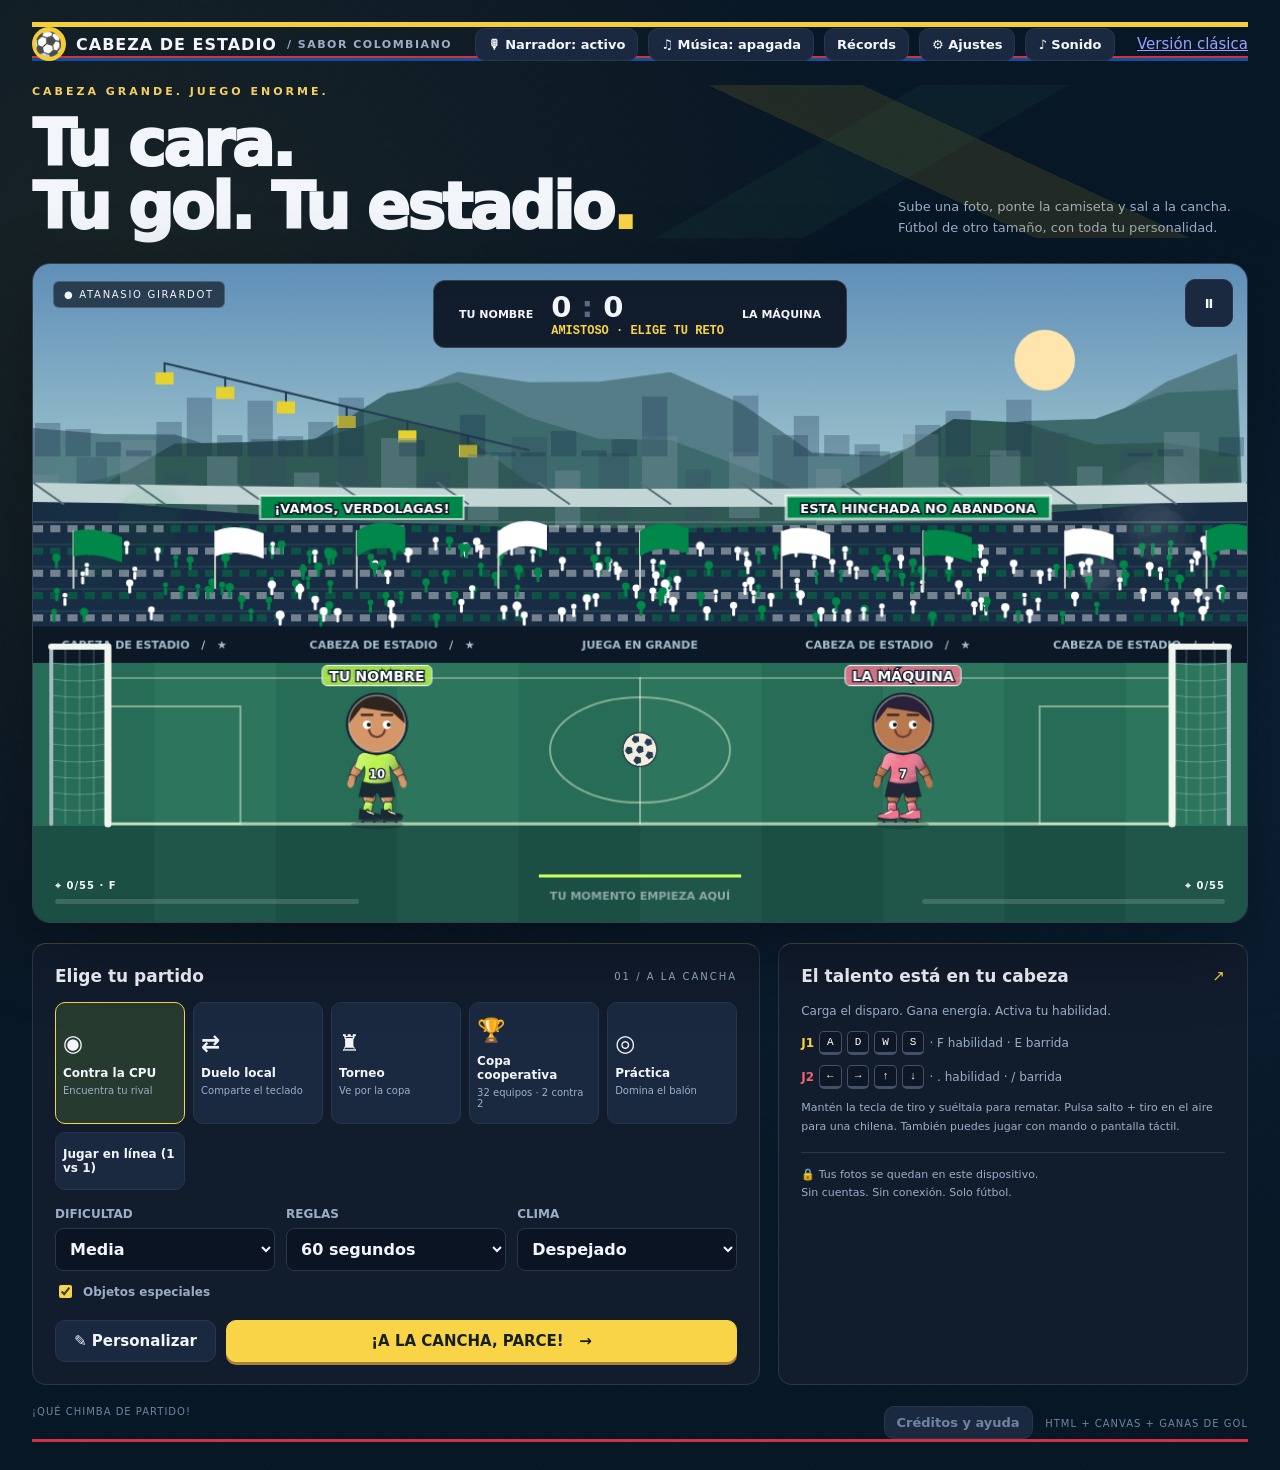
<file: index.html>
<!doctype html><html lang="es"><head><meta charset="utf-8"><meta name="viewport" content="width=device-width,initial-scale=1,maximum-scale=1,user-scalable=no,viewport-fit=cover"><meta name="theme-color" content="#102036"><meta name="apple-mobile-web-app-capable" content="yes"><link rel="manifest" href="manifest.json"><link rel="icon" href="img/icon-192.png"><link rel="apple-touch-icon" href="img/icon-192.png"><link rel="stylesheet" href="css/juego.css"><title>Cabezones Colombia</title></head><body><div id="carga" style="position:fixed;inset:0;z-index:999999;background:#102036;display:grid;place-content:center;text-align:center"><h1>Preparando la cancha</h1><progress id="progreso" max="100" value="0"></progress><p id="cargaMensaje">Cargando el juego…</p><a href="clasico.html">Versión clásica</a></div><script src="js/carga.js"></script></body></html>
</file>
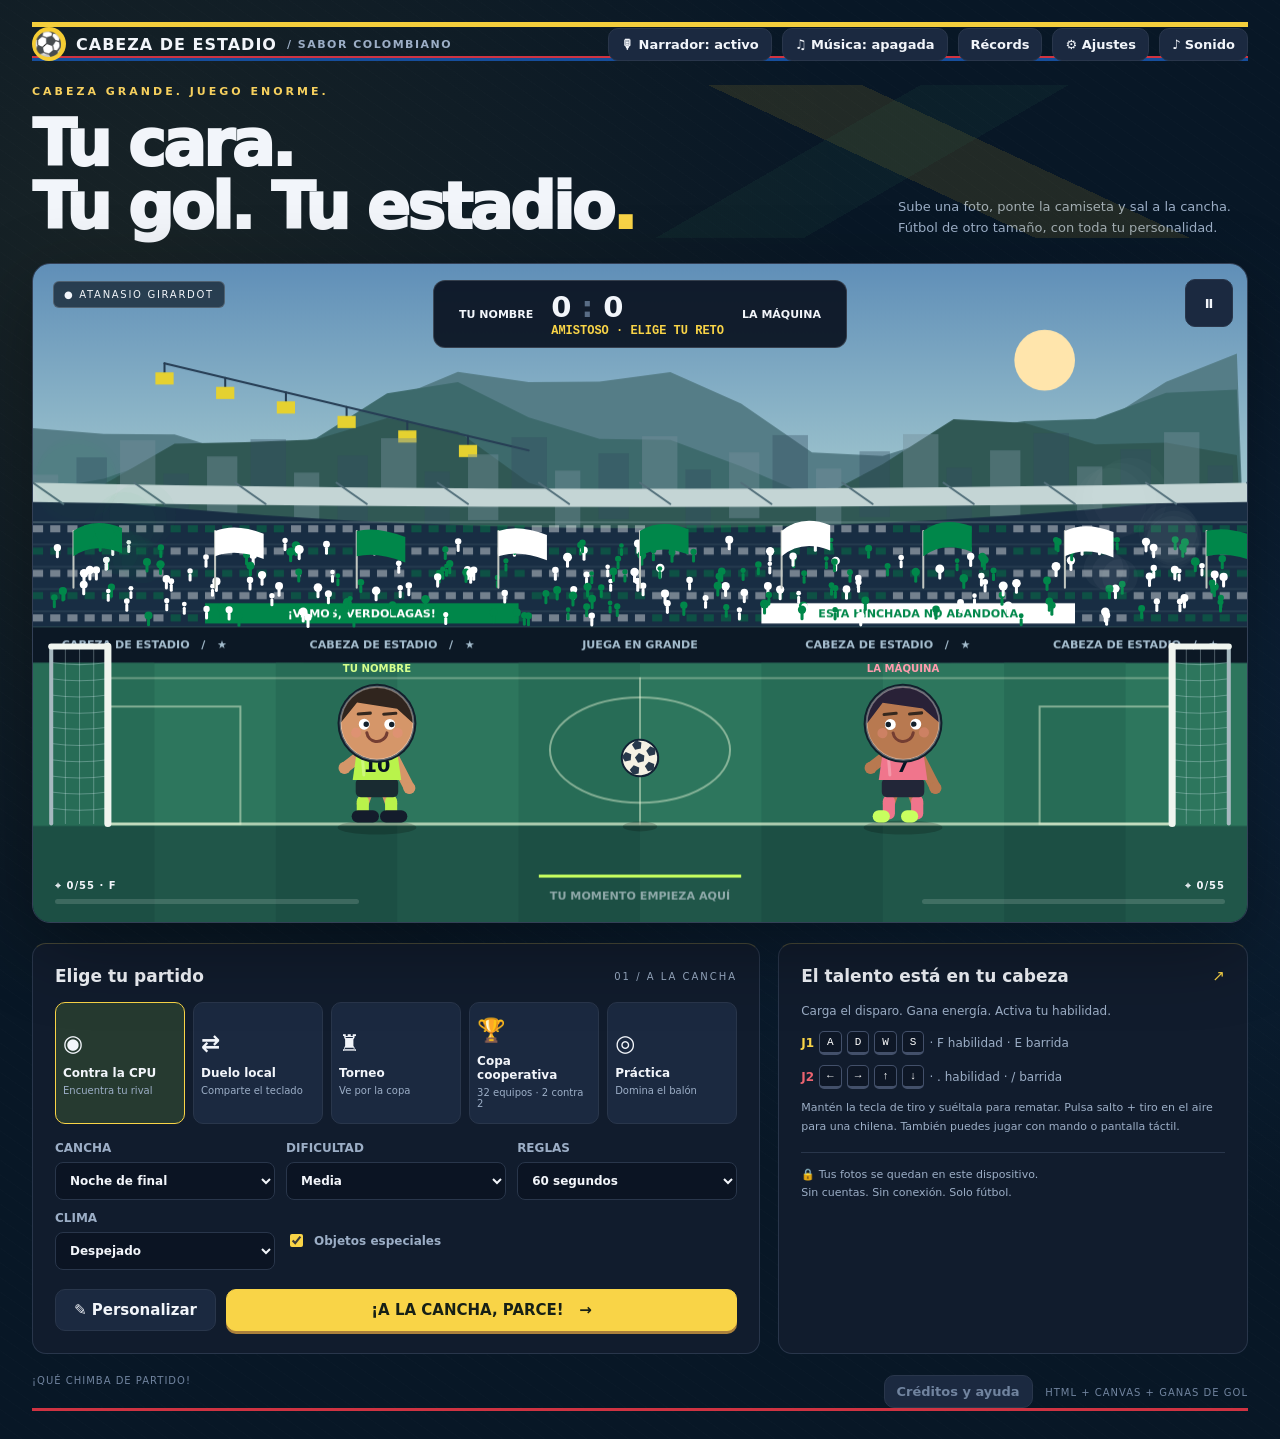
<file: clasico.html>
<!DOCTYPE html>
<html lang="es">
<head>
<meta charset="utf-8"><meta name="viewport" content="width=device-width,initial-scale=1,viewport-fit=cover">
<meta name="apple-mobile-web-app-capable" content="yes"><meta name="apple-mobile-web-app-status-bar-style" content="black-translucent"><meta name="mobile-web-app-capable" content="yes"><meta name="theme-color" content="#081726"><title>Cabeza de Estadio · Fútbol sin límites</title>
<style>
:root{color-scheme:dark;--bg:#090f19;--panel:#111c2d;--line:#29364b;--ink:#f2f5fa;--muted:#9caec6;--lime:#c8ff5f;--blue:#69b9ff;--red:#ff778b}*{box-sizing:border-box}body{margin:0;background:var(--bg);color:var(--ink);font:15px system-ui,-apple-system,Segoe UI,sans-serif}button,input,select{font:inherit}button{cursor:pointer;color:inherit;border:1px solid var(--line);background:#1b2940;border-radius:10px;padding:11px 18px;font-weight:700;transition:background .15s,transform .15s}button:hover{background:#2b3d57;transform:translateY(-1px)}button:focus-visible,input:focus-visible,select:focus-visible{outline:2px solid var(--lime);outline-offset:3px}button.primary{background:var(--lime);color:#172016;border-color:var(--lime)}button:disabled{opacity:.4;cursor:default}button.small{padding:8px 12px;font-size:13px}button.selected{border-color:var(--lime);background:#263a30}h1,h2,h3,p{margin:0}h1{font-size:clamp(35px,5vw,65px);line-height:.98;letter-spacing:-3px;font-weight:950}h2{font-size:29px;letter-spacing:-1px}h3{font-size:17px}p{line-height:1.6;color:var(--muted)}label{display:grid;gap:7px;color:var(--muted);font-size:12px;font-weight:600}input,select{width:100%;background:#0b1423;border:1px solid var(--line);border-radius:8px;color:var(--ink);padding:10px;min-width:0}input[type=color]{height:39px;padding:4px}input[type=range]{accent-color:var(--lime);padding:0}input[type=checkbox]{width:auto;accent-color:var(--lime)}.shell{max-width:1420px;margin:auto;padding:22px 32px}.topbar{display:flex;justify-content:space-between;align-items:center;margin-bottom:24px;gap:12px}.brand{font-size:16px;font-weight:900;letter-spacing:1px;display:flex;align-items:center;gap:10px}.brand b{display:grid;place-items:center;width:34px;height:34px;background:var(--lime);border-radius:50%;color:#13211a;font-size:23px}.meta{font-size:11px;letter-spacing:1.5px;color:var(--muted)}.topactions,.row{display:flex;align-items:center;gap:10px;flex-wrap:wrap}.hero{display:flex;align-items:end;justify-content:space-between;margin:12px 0 25px;gap:20px}.eyebrow{font-size:11px;font-weight:800;letter-spacing:3px;color:var(--lime);margin-bottom:15px}.hero p{max-width:350px;font-size:13px}.arena{position:relative;border:1px solid #334056;border-radius:18px;overflow:hidden;background:#122033;box-shadow:0 25px 80px #0005;isolation:isolate}#pitch{display:block;width:100%;aspect-ratio:1200/650;touch-action:none}.arenaBadge{position:absolute;left:20px;top:17px;border:1px solid #ffffff30;padding:7px 10px;border-radius:6px;font-size:10px;letter-spacing:1.7px;background:#09111aa8;pointer-events:none}.hud{position:absolute;top:16px;left:50%;transform:translateX(-50%);display:flex;align-items:center;gap:18px;background:#08101ee8;border:1px solid #ffffff28;padding:9px 25px;border-radius:12px;pointer-events:none}.hud .score{font-size:29px;font-weight:900;white-space:nowrap}.hud .name{font-size:11px;font-weight:800;max-width:120px;overflow:hidden;text-overflow:ellipsis;white-space:nowrap}.hud .time{text-align:center;font:700 12px monospace;color:var(--lime)}.arenaActions{position:absolute;right:14px;top:15px;display:flex;gap:6px}.energy{position:absolute;bottom:18px;width:25%;font-size:10px;font-weight:800;letter-spacing:1px;pointer-events:none}.energy.left{left:22px}.energy.right{right:22px;text-align:right}.track{height:5px;background:#ffffff25;border-radius:10px;margin-top:7px;overflow:hidden}.fill{height:100%;width:0;background:var(--lime);transition:width .1s}.energy.right .fill{background:var(--red)}#banner{position:absolute;top:33%;width:100%;text-align:center;pointer-events:none;font-size:clamp(28px,7vw,84px);font-weight:950;font-style:italic;letter-spacing:-2px;text-shadow:0 4px 0 #0008}#subBanner{display:block;font-size:13px;letter-spacing:3px;font-style:normal;margin-top:12px;color:var(--lime)}#fps{position:absolute;right:20px;bottom:65px;font:12px monospace;color:var(--lime)}.below{display:grid;grid-template-columns:1.55fr 1fr;gap:18px;margin-top:20px}.card{border:1px solid var(--line);border-radius:14px;padding:22px;background:var(--panel)}.cardTitle{display:flex;align-items:center;justify-content:space-between;gap:10px;margin-bottom:16px}.steps{font-size:10px;letter-spacing:2px;color:var(--muted)}.modegrid{display:grid;grid-template-columns:repeat(5,1fr);gap:8px}.mode{padding:14px 7px;text-align:left;font-size:12px}.mode span{display:block;font-size:23px;margin-bottom:10px}.mode small{display:block;font-weight:400;color:var(--muted);font-size:10px;margin-top:5px}.options{display:grid;grid-template-columns:repeat(3,1fr);gap:11px;margin-top:17px}.playrow{display:flex;gap:10px;align-items:center;margin-top:19px}.playrow .primary{flex:1}.keys{display:flex;gap:5px;align-items:center;flex-wrap:wrap;margin:10px 0;color:var(--muted);font-size:12px}kbd{border:1px solid #43506a;border-bottom-width:3px;background:#0e1726;color:white;border-radius:5px;padding:4px 7px;font:11px monospace}.hint{font-size:11px;color:var(--muted);line-height:1.7}.footer{display:flex;justify-content:space-between;gap:10px;flex-wrap:wrap;color:#71849f;font-size:10px;letter-spacing:1px;margin:21px 0 6px}.modal{position:fixed;inset:0;z-index:20;background:#020711c9;backdrop-filter:blur(10px);display:grid;place-items:center;padding:20px}.hidden{display:none!important}.dialog{width:min(940px,100%);max-height:92dvh;overflow:auto;background:#111b2c;border:1px solid #39465d;border-radius:20px;padding:28px;box-shadow:0 30px 100px #0009}.dialog.narrow{width:min(520px,100%)}.dialoghead{display:flex;justify-content:space-between;align-items:center;margin-bottom:22px;gap:15px}.dialoghead p{font-size:12px;margin-top:5px}.profiles{display:grid;grid-template-columns:1fr 1fr;gap:20px}.profile{background:#0b1422;border:1px solid var(--line);border-radius:13px;padding:18px}.avatarrow{display:flex;gap:18px;align-items:center;margin:10px 0 18px}.avatar{width:95px;height:115px}.fields{display:grid;grid-template-columns:1fr 1fr;gap:12px}.fields .wide{grid-column:1/-1}.check{display:flex;align-items:center;gap:8px;font-size:12px}.dialogfoot{margin-top:24px;display:flex;justify-content:flex-end;gap:10px;flex-wrap:wrap}.cropwrap{display:grid;place-items:center;background:#070d17;border-radius:13px;padding:12px}#crop{width:min(340px,100%);aspect-ratio:1;touch-action:none;cursor:grab}.settingsgrid{display:grid;grid-template-columns:1fr 1fr;gap:18px}.binds{display:grid;grid-template-columns:1fr 1fr;gap:12px;margin-top:18px}.bindrow{display:flex;justify-content:space-between;align-items:center;font-size:12px;border-bottom:1px solid var(--line);padding:6px 0}.statgrid{display:grid;grid-template-columns:repeat(3,1fr);gap:12px;margin:20px 0}.stat{padding:16px;background:#0a1322;border-radius:10px;text-align:center}.stat strong{display:block;color:var(--lime);font-size:28px}.stat span{font-size:11px;color:var(--muted)}.table{width:100%;border-collapse:collapse;font-size:13px}.table td,.table th{padding:12px 5px;border-bottom:1px solid var(--line);text-align:center}.table th:first-child,.table td:first-child{text-align:left}.bracket{display:flex;gap:15px;overflow:auto;padding:14px 0}.round{flex:1;min-width:155px;display:flex;flex-direction:column;justify-content:space-around;gap:12px}.match{border:1px solid var(--line);border-radius:9px;overflow:hidden;font-size:12px}.match div{padding:9px;background:#0b1422}.match div+div{border-top:1px solid var(--line)}.match .won{color:var(--lime);background:#1b2b25}#toast{position:fixed;z-index:100000!important;bottom:25px;left:50%;transform:translateX(-50%);z-index:40;padding:13px 22px;border:1px solid var(--lime);background:#17291f;border-radius:12px;max-width:90%;text-align:center;font-size:13px;pointer-events:none}.touch{display:none;justify-content:space-between;gap:10px;padding:12px;background:#0c1625;touch-action:none;user-select:none}.touch button{min-width:45px;padding:13px 10px;touch-action:none}.touch .row{gap:6px}.live .hero,.live .below,.live .footer{display:none}.live .shell{max-width:1450px;padding-top:12px}.live .topbar{margin-bottom:12px}.live .arena{max-height:calc(100dvh - 90px)}.live #pitch{max-height:calc(100dvh - 95px);object-fit:contain}.miniText{font-size:12px;color:var(--muted)}.achievements{display:flex;flex-wrap:wrap;gap:8px}.achievements span{border:1px solid var(--line);border-radius:25px;padding:9px 12px;font-size:12px}.achievements .unlocked{border-color:#6a8940;color:var(--lime)}@media(pointer:coarse){.touch{display:flex}.live .arena{max-height:none}.live #pitch{max-height:calc(100dvh - 165px)}}@media(max-width:850px){.shell{padding:14px}.hero{align-items:start}.hero p{max-width:220px}.below{grid-template-columns:1fr}.profiles{grid-template-columns:1fr}.hud{gap:9px;padding:6px 12px;top:8px}.hud .score{font-size:22px}.hud .name{max-width:75px;font-size:9px}.arenaBadge{display:none}.arenaActions{top:8px;right:8px}.arenaActions button{padding:6px 9px}.energy{bottom:10px;font-size:8px}.dialog{padding:20px}.topbar .meta{display:none}}@media(max-width:520px){.hero{display:block}.hero p{max-width:none;margin-top:14px}.settingsgrid,.binds{grid-template-columns:1fr}.options{grid-template-columns:1fr 1fr}.brand{font-size:12px}.topactions button{font-size:11px;padding:8px}.mode{font-size:10px}.mode small{font-size:9px}.card{padding:16px}.energy{width:28%}.hud .name{display:none}.statgrid{gap:6px}.stat{padding:10px}.stat strong{font-size:22px}}
.skillcards{display:grid;grid-template-columns:1fr 1fr;gap:8px;margin:15px 0}.skillcard{text-align:left;padding:12px}.skillcard strong,.skillcard span,.skillcard small{display:block}.skillcard span{font-size:11px;font-weight:400;color:var(--muted);margin:7px 0}.skillcard small{color:var(--lime);font-size:10px}#skillPreview{width:100%;height:120px;border-radius:12px;margin-bottom:16px}.cupgroups{display:grid;grid-template-columns:1fr 1fr;gap:12px}.cupgroups .table{font-size:11px}.cupgroups .table td,.cupgroups .table th{padding:8px 3px}.cuphighlight{color:var(--lime)}.cuphero{text-align:center;padding:25px;background:linear-gradient(135deg,#504012,#141c2d);border-radius:14px}.cuphero .trophy{font-size:70px;display:block;animation:trophy 2s ease-in-out infinite}@keyframes trophy{50%{transform:translateY(-7px) rotate(5deg)}}@media(max-width:650px){.cupgroups,.skillcards{grid-template-columns:1fr}}
#cupModal .dialogfoot,#skillsModal .dialogfoot{position:sticky;bottom:-28px;background:#111b2cf5;padding:18px 0;z-index:2;border-top:1px solid var(--line)}#cupContent details{margin:18px 0}#cupContent summary{cursor:pointer;color:var(--lime);padding:12px 0}#cupContent .bracket{margin:12px 0}@media(max-width:520px){.modegrid{grid-template-columns:repeat(3,1fr)}#cupModal .dialogfoot,#skillsModal .dialogfoot{bottom:-20px}}

/* Únicamente el selector de clubes y la previa solicitados. */
.clubfilters{display:flex;gap:12px;margin:15px 0}.clubfilters>*{flex:1;min-width:0}.clubgrid{display:grid;grid-template-columns:repeat(4,minmax(0,1fr));gap:10px;max-height:48vh;overflow:auto;padding:4px}.clubcard{display:flex;align-items:center;flex-direction:column;gap:7px;padding:12px 6px;text-align:center}.clubcard canvas,.crest{width:64px;height:64px}.clubcard strong{font-size:12px}.clubcard small{font-size:10px;color:var(--muted);font-weight:400}.clubcard.selected{border-color:var(--lime);box-shadow:0 0 0 1px var(--lime)}.clubcolors{display:inline-block;flex-shrink:0;width:18px;height:10px;border:1px solid #97a4b5;border-radius:2px;margin-right:6px;vertical-align:middle}.clubpreview{display:flex;justify-content:space-around;gap:15px;text-align:center}.clubpreview section{flex:1;min-width:0}.clubpreview h3{margin-top:10px}.clubpreview canvas:not(.crest){display:block;width:min(160px,100%);height:auto;margin:auto}.clubslots{display:flex;gap:8px;flex-wrap:wrap}.clubslots button{flex:1}@media(max-width:600px){.clubgrid{grid-template-columns:repeat(2,minmax(0,1fr))}.clubpreview h3{font-size:14px}}

/* Identidad colombiana, ilustrada sin recursos externos. */
:root{--lime:#f9d447;--red:#ed6470}body{background-color:#081726;background-image:radial-gradient(ellipse at 10% 20%,#e6bc2413,transparent 45%),radial-gradient(ellipse at 90% 50%,#245c9b25,transparent 50%),repeating-linear-gradient(35deg,#ffffff02 0 1px,transparent 1px 12px)}.topbar{border-top:5px solid #f4ce3c;box-shadow:0 -3px #164e9c inset,0 -5px #cf3342 inset}.brand b{background:#f5cc33}.hero:before{content:'';position:absolute;inset:0;pointer-events:none;background:linear-gradient(150deg,transparent 60%,#245e4a20 60% 70%,transparent 70%),linear-gradient(25deg,transparent 65%,#d6ae2920 65% 75%,transparent 75%)}.hero{position:relative}.topactions{flex-wrap:wrap}.venueNotice{flex-basis:100%;margin:0 0 14px;padding:12px;background:#f5cc3320;border:1px solid #b9993d;border-radius:9px;color:#ffe6a1;text-align:center}.clubpreview{flex-wrap:wrap}.clubpreview section{flex-basis:40%}.card{border-top-color:#b4a04c55}.primary{box-shadow:0 3px 0 #ac813b}.eyebrow{color:#f6d05e}.footer{border-bottom:3px solid #cf3342}@media(max-width:650px){.topbar{gap:10px}.topactions{justify-content:flex-end}.topactions button{font-size:10px;padding:7px}.brand .meta{display:none}}

/* Móvil: modo inmersivo y zonas seguras. Los campos conservan edición y selección. */
html,body{overscroll-behavior:none}body,canvas,button,img{-webkit-touch-callout:none;-webkit-user-select:none;user-select:none;-webkit-user-drag:none}input,textarea,select,[contenteditable=true]{-webkit-user-select:text;user-select:text;touch-action:manipulation}button{touch-action:manipulation}.mobile-session.live{position:fixed;inset:0;width:100dvw;height:100dvh;overflow:hidden;touch-action:none}.mobile-session.live .shell{width:100%;height:100%;max-width:none;padding:0}.mobile-session.live .topbar{display:none}.mobile-session.live .arena{position:absolute;inset:0;width:100%;height:100%;max-height:none;border:0;border-radius:0;box-shadow:none;background:#071321}.mobile-session.live #pitch{width:100%;height:100%;max-height:none;object-fit:contain;aspect-ratio:auto}.mobile-session .modal{padding:max(10px,env(safe-area-inset-top)) max(12px,env(safe-area-inset-right)) max(10px,env(safe-area-inset-bottom)) max(12px,env(safe-area-inset-left))}.mobile-session .arenaActions{top:max(8px,env(safe-area-inset-top));right:max(10px,env(safe-area-inset-right));z-index:5}.mobile-session #pauseBtn{min-width:44px;min-height:44px}.mobile-session .hud{top:max(7px,env(safe-area-inset-top));padding:4px 12px}.mobile-session .hud .name{display:block;max-width:100px;font-size:10px}.mobile-session .hud .score{font-size:24px}.mobile-session .energy{bottom:calc(90px + env(safe-area-inset-bottom));font-size:10px;width:25%}.mobile-session .arenaBadge{display:none}#rotateNotice{position:fixed;inset:0;z-index:200000;background:#081726f7;display:grid;place-content:center;text-align:center;gap:18px;padding:30px;touch-action:none}#rotateNotice b{font-size:30px}#rotateNotice span{font-size:60px}#rotateNotice p{max-width:300px}.touch{display:none!important}
.mobile-session.live{touch-action:manipulation}.mobile-session.live #pitch,.mobile-session.live #touch{touch-action:none}.mobile-session .dialog{touch-action:pan-y}#pauseBtn{min-width:48px;min-height:48px;pointer-events:auto;touch-action:manipulation}.arenaActions{z-index:8}#settingsModal .dialog{max-height:90dvh;overflow:auto;overscroll-behavior:contain}#matchSettingsActions{position:sticky;bottom:-26px;background:#101b2d;padding:12px;z-index:2}body:not(.live) #matchSettingsActions{display:none}</style>
</head>
<body>
<main class="shell">
 <header class="topbar"><div class="brand"><b>⚽</b> CABEZA DE ESTADIO <span class="meta">/ SABOR COLOMBIANO</span></div><div class="topactions"><button class="small" id="narratorBtn">🎙 Narrador</button><button class="small" id="musicBtn">♫ Música</button><button class="small" id="recordsBtn">Récords</button><button class="small" id="settingsBtn">⚙ Ajustes</button><button class="small" id="soundBtn" aria-label="Activar o silenciar sonido">♪ Sonido</button></div></header>
 <section class="hero"><div><div class="eyebrow">CABEZA GRANDE. JUEGO ENORME.</div><h1>Tu cara.<br>Tu gol. Tu estadio<span style="color:var(--lime)">.</span></h1></div><p>Sube una foto, ponte la camiseta y sal a la cancha. Fútbol de otro tamaño, con toda tu personalidad.</p></section>
 <section class="arena" aria-label="Cancha de fútbol"><canvas id="pitch" width="1200" height="650" aria-label="Videojuego de fútbol"></canvas><div class="arenaBadge">● EN VIVO &nbsp; / &nbsp; ESTADIO CENTRAL</div><div class="hud"><span class="name" id="name0">TÚ</span><div><div class="score"><span id="score0">0</span><span style="color:#596c85"> : </span><span id="score1">0</span></div><div class="time" id="clock">AMISTOSO · 60 S</div></div><span class="name" id="name1">RIVAL</span></div><div class="arenaActions"><button class="small hidden" id="skipBtn">Saltar repetición</button><button class="small hidden" id="cupTableBtn">Tabla en vivo</button><button class="small" id="pauseBtn" aria-label="Pausar partido">Ⅱ</button></div><div class="energy left"><span id="energyLabel0">TU ENERGÍA · F PARA HABILIDAD</span><div class="track"><div class="fill" id="energy0"></div></div></div><div class="energy right"><span id="energyLabel1">ENERGÍA RIVAL</span><div class="track"><div class="fill" id="energy1"></div></div></div><div id="cupLiveTable" class="hidden" style="position:absolute;top:85px;left:50%;transform:translateX(-50%);background:#101b2df5;border:1px solid #47576c;border-radius:12px;padding:10px;width:min(450px,90%);z-index:3"></div><div id="banner"><span id="mainBanner"></span><small id="subBanner"></small></div><div id="fps"></div><div class="touch" id="touch"><div class="row"><button data-action="left" aria-label="Izquierda">◀</button><button data-action="right" aria-label="Derecha">▶</button><button data-action="jump">↑</button></div><div class="row"><button data-action="tackle">Barrida</button><button data-action="kick">Tiro</button><button data-action="special">★</button></div></div></section>
 <section class="below"><div class="card"><div class="cardTitle"><h3>Elige tu partido</h3><span class="steps">01 / A LA CANCHA</span></div><div class="modegrid"><button class="mode selected" data-mode="cpu"><span>◉</span>Contra la CPU<small>Encuentra tu rival</small></button><button class="mode" data-mode="local"><span>⇄</span>Duelo local<small>Comparte el teclado</small></button><button class="mode" data-mode="tournament"><span>♜</span>Torneo<small>Ve por la copa</small></button><button class="mode" data-mode="cup"><span>🏆</span>Copa cooperativa<small>32 equipos · 2 contra 2</small></button><button class="mode" data-mode="practice"><span>◎</span>Práctica<small>Domina el balón</small></button></div><div class="options"><label>CANCHA<select id="theme"><option value="night">Noche de final</option><option value="day">Tarde de fútbol</option><option value="beach">Arena y mar</option><option value="snow">Estadio polar</option><option value="space">Órbita cero (clásico)</option><option value="daylight">Parque del Sol</option><option value="neon">Catedral de Neón</option><option value="coast">Bahía de Palmeras</option><option value="glacier">Cúpula Glacial</option><option value="jungle">Templo de la Selva</option><option value="dunes">Dunas del Alba</option><option value="volcano">Caldera Roja</option><option value="lunar">Base Lunar</option><option value="golden">Palacio de la Gran Final</option></select></label><label>DIFICULTAD<select id="difficulty"><option value="easy">Fácil</option><option value="medium" selected>Media</option><option value="hard">Difícil</option></select></label><label>REGLAS<select id="rules"><option value="t30">30 segundos</option><option value="t60" selected>60 segundos</option><option value="t90">90 segundos</option><option value="g3">Primero a 3</option><option value="g5">Primero a 5</option><option value="g7">Primero a 7</option></select></label><label>CLIMA<select id="weather"><option value="none">Despejado</option><option value="wind">Viento</option><option value="rain">Lluvia</option><option value="snow">Nieve</option><option value="low">Baja gravedad</option></select></label><label id="bracketSizeLabel" class="hidden">CUADRO<select id="bracketSize"><option value="4">4 participantes</option><option value="8">8 participantes</option></select></label><label id="cupHumansLabel" class="hidden">EQUIPO COOPERATIVO<select id="cupHumans"><option value="2">J1 + J2 humanos</option><option value="1">J1 + compañero CPU</option></select><small>Grupos por tiempo. Guardado automático.</small></label><label class="check"><input type="checkbox" id="powerups" checked> Objetos especiales</label></div><div class="playrow"><button id="customBtn">✎ Personalizar</button><button class="primary" id="playBtn">¡A LA CANCHA, PARCE! &nbsp; →</button></div></div><aside class="card"><div class="cardTitle"><h3>El talento está en tu cabeza</h3><span style="color:var(--lime)">↗</span></div><p style="font-size:12px">Carga el disparo. Gana energía. Activa tu habilidad.</p><div id="controlsHelp"></div><p class="hint">Mantén la tecla de tiro y suéltala para rematar. Pulsa salto + tiro en el aire para una chilena. También puedes jugar con mando o pantalla táctil.</p><div style="border-top:1px solid var(--line);margin-top:15px;padding-top:13px" class="hint">🔒 Tus fotos se quedan en este dispositivo.<br>Sin cuentas. Sin conexión. Solo fútbol.</div></aside></section>
 <footer class="footer"><span>¡QUÉ CHIMBA DE PARTIDO!</span><span><button id="creditsBtn" class="small">Créditos y ayuda</button> &nbsp; HTML + CANVAS + GANAS DE GOL</span></footer>
</main>
<div class="modal hidden" id="customModal"><div class="dialog"><div class="dialoghead"><div><h2>Tu equipo, a tu manera.</h2><p>Fotos privadas, recortadas y guardadas únicamente en tu navegador.</p></div><button data-close="customModal">✕</button></div><div class="profiles" id="profiles"></div><div class="dialogfoot"><button class="primary" id="saveProfiles">Listo para jugar →</button></div></div></div>
<div class="modal hidden" id="cropModal"><div class="dialog narrow"><div class="dialoghead"><div><h2>Una cara de crack</h2><p>Arrastra la foto para centrar la cara.</p></div><button data-close="cropModal">✕</button></div><div class="cropwrap"><canvas id="crop" width="400" height="400"></canvas></div><label style="margin-top:16px">ZOOM<input id="cropZoom" type="range" min="1" max="3.5" step=".01" value="1"></label><label class="check" style="margin-top:15px"><input id="cartoon" type="checkbox"> Efecto caricatura: colores y contornos</label><p class="hint" style="margin-top:10px">El recorte es circular; centra la cara manualmente. No se utiliza reconocimiento facial.</p><div class="dialogfoot"><button class="primary" id="confirmCrop">Usar esta cara</button></div></div></div>
<div class="modal hidden" id="settingsModal"><div class="dialog"><div class="dialoghead"><h2>Ajusta tu juego</h2><button data-close="settingsModal">✕</button></div><div class="settingsgrid"><label>VOLUMEN<input id="volume" type="range" min="0" max="1" step=".01"></label><label>VOLUMEN DE MÚSICA<input id="musicVolume" type="range" min="0" max="1" step=".01"></label><label class="check"><input id="crowdSound" type="checkbox"> Tambores y cánticos</label><label>PARTÍCULAS<select id="quality"><option value="high">Altas</option><option value="low">Reducidas</option><option value="off">Desactivadas</option></select></label><label class="check"><input type="checkbox" id="showfps"> Mostrar FPS</label><label class="check"><input type="checkbox" id="music"> Música de estadio</label><label class="check"><input type="checkbox" id="replays"> Repetición automática del gol</label><label class="check"><input type="checkbox" id="shake"> Sacudida de cámara</label></div><h3 style="margin-top:25px">Tu teclado, tus reglas</h3><p class="hint">Pulsa un control y después la tecla que quieras asignar. Esc cancela. Se evitan teclas duplicadas.</p><div class="binds" id="bindings"></div><div class="dialogfoot"><button id="resetKeys">Restaurar controles</button><button id="eraseData">Borrar datos guardados</button><button class="primary" data-close="settingsModal">Hecho</button></div></div></div>
<div class="modal hidden" id="pauseModal"><div class="dialog narrow"><div class="eyebrow">RESPIRA. EL PARTIDO TE ESPERA.</div><h2>Pausa</h2><p style="margin-top:12px">Esc para volver. Los mandos conectados controlan a J1 y J2; cruceta o palanca, A salta, X carga el tiro, B barre y Y activa la habilidad.</p><div class="dialogfoot"><button id="exitBtn">Volver al menú</button><button id="pauseSettings">Ajustes</button><button class="primary" id="resumeBtn">Seguir jugando →</button></div></div></div>
<div class="modal hidden" id="resultsModal"><div class="dialog"><div class="eyebrow" id="resultTag">FIN DEL PARTIDO</div><h2 id="resultTitle"></h2><div class="statgrid" id="resultStats"></div><table class="table"><thead><tr><th>Estadísticas</th><th id="resultName0"></th><th id="resultName1"></th></tr></thead><tbody id="resultTable"></tbody></table><p id="mvp" style="margin-top:15px"></p><div class="dialogfoot"><button id="resultMenu">Menú principal</button><button class="primary" id="resultNext">Revancha →</button></div></div></div>
<div class="modal hidden" id="tournamentModal"><div class="dialog"><div class="eyebrow">EL CAMINO A LA GLORIA</div><h2 id="tournamentTitle">Copa de cabezones</h2><p style="margin-top:8px">Eliminación directa · empate: gol de oro</p><div id="bracket" class="bracket"></div><div class="dialogfoot"><button id="tournamentExit">Volver al menú</button><button class="primary" id="tournamentNext">Jugar siguiente ronda →</button></div></div></div>
<div class="modal hidden" id="recordsModal"><div class="dialog"><div class="dialoghead"><h2>Tu sala de trofeos</h2><button data-close="recordsModal">✕</button></div><div class="statgrid" id="records"></div><h3 style="margin-bottom:15px">Logros</h3><div class="achievements" id="achievements"></div></div></div>
<div class="modal hidden" id="creditsModal"><div class="dialog narrow"><div class="dialoghead"><h2>Fútbol sin conexión</h2><button data-close="creditsModal">✕</button></div><p>Un juego original de fútbol arcade. Todos los personajes, estadios, efectos y sonidos se generan en este archivo mediante Canvas y Web Audio. No usa librerías ni recursos externos.</p><p style="margin-top:15px">Carga energía tocando el balón y saltando hacia él. Los objetos duran 7 segundos: cabeza gigante, balón pesado, balón rápido, hielo rival, arco helado, super salto, escudo e imán.</p><p style="margin-top:15px">En móvil, juega en horizontal. En duelo local, algunas combinaciones pueden estar limitadas por el teclado: cambia las teclas o usa un mando. Las fotos se guardan si tu navegador permite almacenamiento local para archivos.</p><p style="margin-top:15px">Incluye los modos clásicos y Copa cooperativa 2 contra 2: 32 equipos, grupos y eliminatorias. La copa usa 20 segundos de gol de oro y luego penales interactivos. La fase de grupos admite empates. Los 9 estadios nuevos son visuales; Órbita cero clásico conserva su gravedad original.</p></div></div>
<div class="modal hidden" id="skillsModal"><div class="dialog"><div class="dialoghead"><div><div class="eyebrow">TU JUGADA DECISIVA</div><h2>Elige tu habilidad</h2><p>Una por jugador. F o la tecla de especial configurada. La energía se recarga jugando.</p></div></div><canvas id="skillPreview" width="720" height="150"></canvas><div class="profiles" id="skillChoices"></div><div class="dialogfoot"><button id="skillCancel">Volver</button><button class="primary" id="skillStart">Entrar a la cancha →</button></div></div></div>
<div class="modal hidden" id="cupModal"><div class="dialog"><div class="dialoghead"><div><div class="eyebrow">COPA MUNDIAL DE CABEZONES</div><h2 id="cupTitle"></h2></div><button id="cupMenu">Menú</button></div><canvas id="cupConfetti" width="900" height="180" style="width:100%;height:100px;pointer-events:none"></canvas><div id="cupContent"></div><div class="dialogfoot"><button id="cupRestart">Reiniciar copa</button><button id="cupCustomize">Editar jugadores</button><button class="primary" id="cupPlay">Jugar →</button></div></div></div><div class="modal hidden" id="penaltyModal"><div class="dialog"><div class="eyebrow">TANDA DE PENALES · 5 TIROS Y MUERTE SÚBITA</div><h2 id="penaltyTitle"></h2><h3 id="penaltyScore" style="margin:12px 0"></h3><p id="penaltyHelp"></p><canvas id="penaltyCanvas" width="720" height="270" style="width:100%;margin:15px 0;border-radius:12px"></canvas><div class="row" style="justify-content:center"><button data-penalty="0">← Izquierda</button><button data-penalty="1">↑ Centro</button><button data-penalty="2">Derecha →</button><button id="penaltyPause">Pausa</button></div></div></div>
<div id="toast" class="hidden" role="status" aria-live="polite"></div>

<div class="modal hidden" id="clubModal"><div class="dialog"><div class="dialoghead"><div><h2>Elige tu equipo</h2><p>Liga BetPlay · temporada 2026</p></div><button data-close="clubModal">✕</button></div><div class="clubslots"><button id="clubFirst"></button><button id="clubSecond"></button></div><div class="clubfilters"><label>BUSCAR<input id="clubSearch" placeholder="Equipo, apodo o ciudad" type="search"></label><label>CIUDAD<select id="clubCity"></select></label></div><div id="clubGrid" class="clubgrid"></div><div class="dialogfoot"><button class="primary" id="clubConfirm">Continuar →</button></div></div></div>
<div class="modal hidden" id="clubPreviewModal"><div class="dialog"><div class="dialoghead"><h2>Antes del partido</h2><button data-close="clubPreviewModal">✕</button></div><div id="clubPreview" class="clubpreview"></div><div class="dialogfoot"><button class="primary" id="clubPreviewGo">Elegir habilidades →</button></div></div></div>

<div id="rotateNotice" class="hidden" role="status"><span>↻ ▭</span><b>Gira tu celular</b><p>El partido queda en pausa hasta que estés en horizontal.</p></div>
<script>
'use strict';
// ─── Utilidades y persistencia. El archivo no realiza peticiones de red. ───
const $=id=>document.getElementById(id), clamp=(v,a,b)=>Math.max(a,Math.min(b,v)), rand=(a,b)=>a+Math.random()*(b-a), W=1200,H=650,FLOOR=553,GOALTOP=378,GOALDEPTH=74,DT=1/120;
const DEFAULT_KEYS=[{left:'KeyA',right:'KeyD',jump:'KeyW',kick:'KeyS',special:'KeyF',tackle:'KeyE'},{left:'ArrowLeft',right:'ArrowRight',jump:'ArrowUp',kick:'ArrowDown',special:'Period',tackle:'Slash'}];
const actionNames={left:'Izquierda',right:'Derecha',jump:'Saltar',kick:'Cargar tiro',special:'Habilidad',tackle:'Barrida'};
const defaults={volume:.35,quality:'high',showfps:false,music:false,replays:true,shake:true,muted:false,keys:structuredClone(DEFAULT_KEYS)};
const baseProfiles=[{name:'TU NOMBRE',shirt:'#b9f34b',shorts:'#192b31',socks:'#b9f34b',skin:'#d59669',number:10,shoe:'classic',head:1,photo:null},{name:'LA MÁQUINA',shirt:'#f0758c',shorts:'#222638',socks:'#f0758c',skin:'#b87950',number:7,shoe:'neon',head:1,photo:null}];
let saved={};try{saved=JSON.parse((localStorage.getItem('cabezaEstadio.v5')||localStorage.getItem('cabezaEstadio.v4')||localStorage.getItem('cabezaEstadio.v3')||localStorage.getItem('cabezaEstadio.v2')||localStorage.getItem('cabezaEstadio.v1'))||'{}')||{}}catch(e){}
let settings={...defaults,...saved.settings};if(!Array.isArray(settings.keys)||settings.keys.length!==2)settings.keys=structuredClone(DEFAULT_KEYS);
let profiles=baseProfiles.map((p,i)=>({...p,...saved.profiles?.[i]}));let records={games:0,wins:0,goals:0,cups:0,bestPractice:0,achievements:[],...saved.records};
let storageWarning=false;function persist(){try{localStorage.setItem('cabezaEstadio.v5',JSON.stringify({...saved,version:5,settings,profiles,records}))}catch(e){if(!storageWarning){storageWarning=true;UI.toast('El navegador no permite guardar más datos. El juego sigue funcionando.')}}}
const photoCache=new Map();function photoImage(src){if(!src)return null;if(!photoCache.has(src)){const img=new Image();img.src=src;photoCache.set(src,img)}const im=photoCache.get(src);return im.complete&&im.naturalWidth?im:null}profiles.forEach(p=>photoImage(p.photo));
function unlock(id){if(records.achievements.includes(id))return;records.achievements.push(id);persist();UI.toast('★ Logro desbloqueado: '+id)}
// ─── Audio: sintetizador, percusión y ambiente sin archivos. ───
class GameAudio{
 constructor(){this.ctx=null;this.beat=0;this.musicClock=0}
 init(){try{if(!this.ctx){this.ctx=new(window.AudioContext||window.webkitAudioContext)();this.master=this.ctx.createGain();this.master.connect(this.ctx.destination)}this.ctx.resume().catch(()=>{});this.sync()}catch(e){}}
 sync(){if(this.master)this.master.gain.value=settings.muted?0:settings.volume*.45;$('soundBtn').textContent=settings.muted?'♪ Silenciado':'♪ Sonido'}
 tone(freq,duration=.1,type='sine',gain=.25,end=null){if(!this.ctx||settings.muted)return;const t=this.ctx.currentTime,o=this.ctx.createOscillator(),g=this.ctx.createGain();o.type=type;o.frequency.setValueAtTime(freq,t);if(end)o.frequency.exponentialRampToValueAtTime(end,t+duration);g.gain.setValueAtTime(gain,t);g.gain.exponentialRampToValueAtTime(.001,t+duration);o.connect(g);g.connect(this.master);o.start(t);o.stop(t+duration)}
 noise(duration=.15,gain=.2){if(!this.ctx||settings.muted)return;const b=this.ctx.createBuffer(1,this.ctx.sampleRate*duration,this.ctx.sampleRate),d=b.getChannelData(0);for(let i=0;i<d.length;i++)d[i]=(Math.random()*2-1)*(1-i/d.length);const s=this.ctx.createBufferSource(),g=this.ctx.createGain(),f=this.ctx.createBiquadFilter();s.buffer=b;f.type='lowpass';f.frequency.value=1800;g.gain.value=gain;s.connect(f);f.connect(g);g.connect(this.master);s.start()}
 play(type){if(type==='kick'){this.tone(160,.12,'triangle',.45,40);this.noise(.07,.15)}else if(type==='bounce')this.tone(130,.06,'sine',.16,65);else if(type==='goal'){[392,494,587,784].forEach((f,i)=>setTimeout(()=>this.tone(f,.35,'triangle',.3),i*90));this.noise(1.6,.6)}else if(type==='whistle')this.tone(1950,.3,'sine',.13,2100);else if(type==='power'){this.tone(260,.4,'sawtooth',.13,1100)}else this.tone(500,.08,'triangle',.1)}
 update(dt){if(!settings.music)return;this.musicClock+=dt;if(this.musicClock>.3){this.musicClock=0;const notes=[130.81,130.81,164.81,196,110,110,146.83,196];this.tone(notes[this.beat++%8],.22,'triangle',.07)}}
}
const sound=new GameAudio();
// ─── Habilidades: estados aislados; el disparo normal conserva su física. ───
const SKILLS=[
 {id:'precise',icon:'⌖',name:'Tiro preciso',cost:55,cd:8,desc:'Guía balística durante medio segundo y disparo al punto del arco elegido.'},
 {id:'power',icon:'ϟ',name:'Tiro muy potente',cost:80,cd:12,desc:'Disparo a máxima velocidad, con estela de fuego. Necesitas el balón cerca.'},
 {id:'curve',icon:'↪',name:'Tiro con efecto',cost:60,cd:9,desc:'Remate elevado que curva con fuerza y desciende hacia la portería.'},
 {id:'lob',icon:'⌒',name:'Globito',cost:50,cd:8,desc:'Parábola alta por encima de la defensa hacia el arco rival.'},
 {id:'ground',icon:'➜',name:'Misil rasante',cost:65,cd:10,desc:'Remate muy rápido junto al piso durante el primer segundo.'},
 {id:'jump',icon:'↑↑',name:'Súper salto',cost:45,cd:8,desc:'Salto especial y un segundo salto en el aire. Dispara en el aire para una chilena.'},
 {id:'magnet',icon:'∩',name:'Imán',cost:55,cd:11,desc:'Atrae el balón cercano durante 4 segundos.'},
 {id:'wall',icon:'▥',name:'Muro',cost:65,cd:14,desc:'Protege tu portería con un escudo durante 3 segundos.'},
 {id:'freeze',icon:'❄',name:'Congelar rival',cost:65,cd:13,desc:'Inmoviliza 2 segundos al rival más cercano, a un máximo de 250 px.'},
 {id:'giant',icon:'⬤',name:'Cabezota gigante',cost:55,cd:12,desc:'Cabeza y área de golpeo mayores durante 5 segundos.'},
 {id:'slow',icon:'◷',name:'Cámara lenta',cost:80,cd:17,desc:'Ralentiza el balón y a los demás durante 3 segundos. Tú conservas tu velocidad.'}
];
class Skills{
 static get(id){return SKILLS.find(s=>s.id===id)||SKILLS[0]}
 static near(p,g){return Math.hypot(g.ball.x-p.x,g.ball.y-(p.y-65))<=p.radius+112}
 static target(p){return p.team===0?W-GOALDEPTH-3:GOALDEPTH+3}
 static ready(p){const s=this.get(p.profile.skill);return p.energy>=s.cost&&!(p.skillCD>0)&&!p.aiming}
 static use(p,g){const s=this.get(p.profile.skill);if(!this.ready(p)){if(p.human!==null)UI.toast(p.skillCD>0?'Habilidad recargando: '+Math.ceil(p.skillCD)+' s':'Necesitas '+s.cost+' de energía');return false}
 const shots=['precise','power','curve','lob','ground'];const rival=g.players.filter(q=>q.team!==p.team).sort((a,b)=>Math.abs(a.x-p.x)-Math.abs(b.x-p.x))[0];
 if(shots.includes(s.id)&&!this.near(p,g)){if(p.human!==null)UI.toast('Acércate al balón para usar '+s.name);return false}
 if(s.id==='freeze'&&(!rival||Math.hypot(rival.x-p.x,rival.y-p.y)>250)){if(p.human!==null)UI.toast('No hay un rival a menos de 250 px');return false}
 p.energy-=s.cost;p.skillCD=s.cd;p.stats.powers++;p.skillFlash=1;g.burst(p.x,p.headY,22,'#c8ff5f',220);sound.play('power');
 if(s.id==='precise'){p.aiming=.55;}
 else if(shots.includes(s.id))this.fire(p,g,s.id);
 else if(s.id==='jump'){p.vy=-830;p.grounded=false;p.effects.doubleJump=5;p.airJump=true}
 else if(s.id==='magnet')p.effects.magnet=4;
 else if(s.id==='wall')g.goalIce[p.team]=3;
 else if(s.id==='freeze')rival.effects.stasis=2;
 else if(s.id==='giant')p.effects.giant=5;
 else if(s.id==='slow')g.timeSkill={owner:p.i,remaining:3};
 return true}
 static trajectory(p,g){const b=g.ball,dx=this.target(p)-b.x;const time=clamp(Math.abs(dx)/900,.12,1.1),targetY=clamp(Number(p.profile.aim)||414,410,510);return{vx:dx/time,vy:(targetY-b.y)/time-.5*g.gravity*.86*time,time}}
 static fire(p,g,id){if(!this.near(p,g))return;const b=g.ball,dir=p.team===0?1:-1,dx=this.target(p)-b.x;p.kick=.32;p.stats.shots++;p.stats.touches++;g.lastTouch=p.i;g.practiceTouches++;g.lastShotTime=g.elapsed;g.lastShotAir=!p.grounded;
 b.curve=0;b.ground=0;b.precise=0;b.fire=0;
 if(id==='precise'){const a=this.trajectory(p,g);b.vx=a.vx;b.vy=a.vy;b.spin=0;b.precise=a.time;}
 if(id==='power'){b.vx=dir*1450;b.vy=-285;b.spin=-dir*13;b.fire=1.5;g.cameraShake=10}
 if(id==='curve'){b.vx=dir*820;b.vy=-570;b.spin=dir*65;b.curve=1.5}
 if(id==='lob'){const t=clamp(Math.abs(dx)/440,.75,1.3);b.vx=dx/t;b.vy=(460-b.y)/t-.5*g.gravity*.86*t;b.spin=dir*4}
 if(id==='ground'){b.x=clamp(p.x+dir*(p.radius+28),100,1100);b.y=FLOOR-b.r;b.vx=dir*1380;b.vy=0;b.spin=dir*45;b.ground=1;b.fire=.8}
 sound.play('kick');g.burst(b.x,b.y,18,id==='power'?'#ffb951':'#9aeaff',260)}
 static update(p,g,dt){p.skillCD=Math.max(0,(p.skillCD||0)-dt);p.skillFlash=Math.max(0,(p.skillFlash||0)-dt);p.energy=clamp(p.energy+dt*7,0,100);if(p.aiming>0){p.aiming-=dt;if(p.aiming<=0)this.fire(p,g,'precise')}}
 static ai(p,g){if(!this.ready(p))return false;const id=this.get(p.profile.skill).id,b=g.ball,near=this.near(p,g),own=p.team===0?b.x<330:b.x>870;switch(id){case'wall':return own&&b.vx*(p.team===0?-1:1)>80;case'freeze':return g.players.some(q=>q.team!==p.team&&Math.abs(q.x-p.x)<180)&&Math.abs(b.x-p.x)<230;case'magnet':return Math.abs(b.x-p.x)<210;case'giant':return Math.abs(b.x-p.x)<150;case'jump':return Math.abs(b.x-p.x)<160&&b.y<p.headY-30;case'slow':return near||own;default:return near&&b.y>p.headY-70}}
 static draw(r,g){const c=r.c;for(const p of g.players){if(p.aiming>0&&this.near(p,g)){const a=this.trajectory(p,g);c.save();c.setLineDash([7,7]);c.strokeStyle='#dcff85';c.lineWidth=2;c.beginPath();for(let i=0;i<=32;i++){const t=a.time*i/32,x=g.ball.x+a.vx*t,y=g.ball.y+a.vy*t+.5*g.gravity*.86*t*t;i?c.lineTo(x,y):c.moveTo(x,y)}c.stroke();c.restore()}const skill=this.get(p.profile.skill);if(p.skillFlash>0||p.skillCD>0){c.font='bold 12px system-ui';c.textAlign='center';c.fillStyle=p.team?'#ff9bae':'#d6ff8d';c.fillText(skill.icon+' '+(p.skillCD>0?Math.ceil(p.skillCD)+' s':'LISTA'),p.x,p.headY-p.radius-34)}if(p.effects.stasis>0){c.fillStyle='#9de6ff88';c.fillRect(p.x-47,p.y-145,94,145)}}if(g.timeSkill?.remaining>0){c.strokeStyle='#d4b5ff';c.lineWidth=7;c.strokeRect(4,4,W-8,H-8)}}
 static choose(config,opponent,callback){UI.hideAll();UI.open('skillsModal');input.clear();this.pending=callback;this.previewIndex=0;const count=config.mode==='local'||(config.mode==='cup'&&config.humans===2)?2:1;const box=$('skillChoices');box.replaceChildren();for(let i=0;i<count;i++){const col=document.createElement('section');col.className='profile';const h=document.createElement('h3');h.textContent='J'+(i+1)+' · '+profiles[i].name;col.append(h);const cards=document.createElement('div');cards.className='skillcards';for(const s of SKILLS){const btn=document.createElement('button');btn.className='skillcard'+(this.get(profiles[i].skill).id===s.id?' selected':'');btn.innerHTML=`<strong>${s.icon} ${s.name}</strong><span>${s.desc}</span><small>${s.cost} energía · ${s.cd} s de recarga</small>`;btn.onclick=()=>{profiles[i].skill=s.id;this.previewIndex=i;persist();cards.querySelectorAll('button').forEach(b=>b.classList.toggle('selected',b===btn))};cards.append(btn)}col.append(cards);const label=document.createElement('label');label.textContent='PUNTO DE TIRO PRECISO';const select=document.createElement('select');for(const [value,text] of [[414,'Ángulo superior'],[456,'Media altura'],[510,'Ángulo inferior']]){const o=document.createElement('option');o.value=value;o.textContent=text;select.append(o)}select.value=profiles[i].aim||414;select.onchange=()=>{profiles[i].aim=+select.value;persist()};label.append(select);col.append(label);box.append(col)}$('skillStart').onclick=()=>{UI.close('skillsModal');persist();const next=this.pending;this.pending=null;next()};$('skillCancel').onclick=()=>{this.pending=null;UI.close('skillsModal');if(config.mode==='cup'&&typeof Cup!=='undefined')Cup.show();else if(game.tournament)UI.showBracket();else game.menu()}}
 static preview(time){if($('skillsModal').classList.contains('hidden'))return;const c=$('skillPreview').getContext('2d'),w=720,h=150,t=(time%2)/2,id=this.get(profiles[this.previewIndex||0].skill).id;c.clearRect(0,0,w,h);c.fillStyle='#0b1524';c.fillRect(0,0,w,h);c.fillStyle='#4f9471';c.fillRect(0,126,w,24);c.strokeStyle='#fff';c.lineWidth=3;c.strokeRect(650,62,45,64);let x=100,y=100;if(['precise','power','curve','lob','ground'].includes(id)){x=100+550*t;y=id==='ground'?117:id==='lob'?110-Math.sin(t*Math.PI)*95:id==='curve'?100-Math.sin(t*Math.PI)*70:100-30*t;c.strokeStyle=id==='power'?'#ffb951':'#c8ff5f';c.beginPath();c.moveTo(x-35,y);c.lineTo(x,y);c.stroke()}else{x=180+Math.sin(t*6.28)*20;y=id==='jump'?110-Math.sin(t*Math.PI)*80:100;c.fillStyle='#b9e4ff55';c.fillRect(id==='wall'?55:x-35,45,70,80);c.fillStyle='#c8ff5f';c.font='32px system-ui';c.fillText(this.get(id).icon,350,90)}c.fillStyle='#fff';c.beginPath();c.arc(x,y,id==='giant'?15+20*t:9,0,Math.PI*2);c.fill();c.font='12px system-ui';c.fillStyle='#b9cce0';c.fillText('VISTA PREVIA J'+((this.previewIndex||0)+1)+' · '+this.get(id).name.toUpperCase(),16,22)}
}

// ─── Entrada: teclado remapeable, mandos y multitáctil. ───
class Input{
 constructor(){this.keys=new Set();this.touch=new Set();this.previous=[{},{}];this.binding=null;
 window.addEventListener('keydown',e=>{if(this.binding){e.preventDefault();const [p,a]=this.binding;if(e.code==='Escape'){this.binding=null;UI.renderBindings();return}if(['Tab','MetaLeft','MetaRight','ControlLeft','ControlRight','AltLeft','AltRight','Escape'].includes(e.code)){UI.toast('Elige una tecla sin función del sistema.');return}if(settings.keys.some((k,i)=>Object.entries(k).some(([b,v])=>v===e.code&&(i!==p||b!==a)))){UI.toast('Esa tecla ya está asignada.');return}settings.keys[p][a]=e.code;this.binding=null;persist();UI.renderBindings();UI.help();return}
 if(/INPUT|SELECT|TEXTAREA/.test(e.target.tagName))return;if(e.code==='Escape'){e.preventDefault();if(!e.repeat)game.togglePause();return}if(game.active&&settings.keys.some(k=>Object.values(k).includes(e.code)))e.preventDefault();this.keys.add(e.code)});
 window.addEventListener('keyup',e=>this.keys.delete(e.code));window.addEventListener('blur',()=>{this.clear();if(game.active&&game.state!=='paused')game.pause()});document.addEventListener('visibilitychange',()=>{if(document.hidden){this.clear();if(game.active)game.pause()}});
 document.querySelectorAll('[data-action]').forEach(b=>{b.addEventListener('pointerdown',e=>{e.preventDefault();b.setPointerCapture(e.pointerId);this.touch.add(b.dataset.action);sound.init()});for(const evt of ['pointerup','pointercancel','lostpointercapture'])b.addEventListener(evt,()=>this.touch.delete(b.dataset.action))});}
 clear(){this.keys.clear();this.touch.clear();this.previous=[{},{}]}
 read(i){let a={};for(const k in actionNames)a[k]=this.keys.has(settings.keys[i][k])||(i===0&&this.touch.has(k));let pads=[];try{pads=Array.from(navigator.getGamepads?.()||[]).filter(Boolean)}catch(e){}const pad=pads[i];if(pad){a.left||=pad.axes[0]<-.25||pad.buttons[14]?.pressed;a.right||=pad.axes[0]>.25||pad.buttons[15]?.pressed;a.jump||=pad.buttons[0]?.pressed;a.kick||=pad.buttons[2]?.pressed;a.tackle||=pad.buttons[1]?.pressed;a.special||=pad.buttons[3]?.pressed}const prev=this.previous[i];for(const k of ['jump','special','tackle'])a[k+'Pressed']=a[k]&&!prev[k];a.kickReleased=!a.kick&&prev.kick;this.previous[i]={...a};return a}
}
// ─── Jugadores: animación procedural y estado físico. ───
class Player{
 constructor(i,profile){this.i=i;this.team=i;this.human=i;this.skillCD=0;this.aiming=0;this.profile={...profile};this.energy=0;this.stats={goals:0,shots:0,touches:0,possession:0,powers:0};this.effects={};this.reset()}
 reset(){this.x=this.spawnX??(this.i?895:305);this.y=FLOOR;this.vx=0;this.vy=0;this.face=this.team===0?1:-1;this.grounded=true;this.charge=0;this.kick=0;this.slide=0;this.slideCD=0;this.squash=0;this.hit=0;this.walk=0;this.jumpHeld=false;this.aiCharge=0;this.aiCooldown=0;this.aiming=0;this.airJump=false}
 get radius(){return 36*this.profile.head*(this.effects.giant>0?1.45:1)}
 get headY(){return this.y-99+(this.slide>0?27:0)}
 update(dt,a,g){Skills.update(this,g,dt);if(this.effects.stasis>0){this.effects.stasis=Math.max(0,this.effects.stasis-dt);this.vx=0;this.vy=0;return}if(a.jumpPressed&&!this.grounded&&this.airJump&&this.effects.doubleJump>0){this.vy=-650;this.airJump=false;g.burst(this.x,this.y,12,"#c8ff5f",160)}for(const k in this.effects)this.effects[k]-=dt;this.kick=Math.max(0,this.kick-dt);this.slide=Math.max(0,this.slide-dt);this.slideCD=Math.max(0,this.slideCD-dt);this.hit=Math.max(0,this.hit-dt*3);this.squash=Math.max(0,this.squash-dt*4);if(this.effects.freeze>0){this.vx*=.8;a={}};
 const dir=(a.right?1:0)-(a.left?1:0);if(dir)this.face=dir;const speed=this.slide>0?580:280;this.vx+=(dir*speed-this.vx)*Math.min(1,dt*(this.grounded?15:5));if(this.slide>0)this.vx=this.face*580;
 if(a.jumpPressed&&this.grounded){this.vy=this.effects.jump>0?-830:-650;this.grounded=false;if(Math.abs(g.ball.x-this.x)<160)this.energy=clamp(this.energy+4,0,100);g.burst(this.x,this.y,8,'#c4dcba',150)}
 if(a.tacklePressed&&this.grounded&&this.slideCD<=0){this.slide=.27;this.slideCD=1.1;g.burst(this.x,this.y-5,12,'#d2c9a1',170)}
 if(a.kick){this.charge=clamp(this.charge+dt,0,1.25)}if(a.kickReleased){g.shoot(this,false);this.charge=0}if(a.specialPressed){Skills.use(this,g)}
 this.vy+=g.gravity*dt;this.x=clamp(this.x+this.vx*dt,GOALDEPTH+22,W-GOALDEPTH-22);this.y+=this.vy*dt;if(this.y>=FLOOR){if(!this.grounded&&this.vy>220){this.squash=.3;g.burst(this.x,FLOOR,10,'#c5d0bd',170)}this.y=FLOOR;this.vy=0;this.grounded=true}else this.grounded=false;this.walk+=Math.abs(this.vx)*dt*.035;
 if(this.effects.magnet>0&&Math.hypot(g.ball.x-this.x,g.ball.y-this.headY)<220){g.ball.vx+=(this.x+this.face*42-g.ball.x)*dt*3;g.ball.vy+=(this.headY-g.ball.y)*dt*2}
 }
 snapshot(){return{x:this.x,y:this.y,vx:this.vx,vy:this.vy,face:this.face,walk:this.walk,kick:this.kick,slide:this.slide,squash:this.squash,hit:this.hit,charge:this.charge,energy:this.energy,effects:{...this.effects},i:this.i,team:this.team,profile:this.profile}}
}
// ─── Copa: calendario, tablas, llaves y puntos de guardado independientes. ───
class Cup{
 static key='cabezaEstadio.copa.v3';static data=null;static saveClock=0;
 static load(){try{const raw=localStorage.getItem(this.key)||localStorage.getItem('cabezaEstadio.copa.v2');this.data=Clubs.migrateCup(JSON.parse(raw||'null'));if(this.data)this.save()}catch(e){this.data=null}return this.data}
 static save(){try{localStorage.setItem(this.key,JSON.stringify(this.data));return true}catch(e){UI.toast('No se pudo guardar la copa: almacenamiento lleno o bloqueado.');return false}}
 static create(humans=2,rules='t60'){const teams=Clubs.cupTeams();const groups=Array.from({length:8},(_,i)=>[i*4,i*4+1,i*4+2,i*4+3]);const schedule=[[[0,1],[2,3]],[[0,2],[3,1]],[[0,3],[1,2]]];const groupMatches=groups.map(group=>schedule.map((pairs,day)=>pairs.map(([a,b])=>({a:group[a],b:group[b],day,score:null,winner:null}))));this.data={version:3,catalog:'betplay-2026',humans,rules:rules[0]==='t'?rules:'t60',teams,groups,groupMatches,day:0,phase:'groups',round:0,rounds:[],third:null,final:null,champion:null,place:null,done:false,snapshot:null,last:null,stats:{matches:0,wins:0,draws:0,goals:0,against:0,shots:0,powers:0,penalties:0}};this.save();this.show()}
 static team(id){return this.data.teams[id]}
 static standings(index,live=null){const d=this.data,rows=d.groups[index].map(id=>({id,played:0,points:0,gf:0,ga:0,gd:0}));for(const day of d.groupMatches[index])for(const m of day){const score=m.score||(live?.match===m?live.score:null);if(!score)continue;const a=rows.find(r=>r.id===m.a),b=rows.find(r=>r.id===m.b);a.played++;b.played++;a.gf+=score[0];a.ga+=score[1];b.gf+=score[1];b.ga+=score[0];if(score[0]>score[1])a.points+=3;else if(score[0]<score[1])b.points+=3;else{a.points++;b.points++}}rows.forEach(r=>r.gd=r.gf-r.ga);return rows.sort((a,b)=>b.points-a.points||b.gd-a.gd||b.gf-a.gf||a.id-b.id)}
 static current(){const d=this.data;if(!d||d.done)return null;if(d.phase==='groups')return d.groupMatches[0][d.day]?.find(m=>m.a===0||m.b===0);if(d.phase==='knockout')return d.rounds[d.round].find(m=>(m.a===0||m.b===0)&&!m.score);if(d.phase==='medals')return [d.third,d.final].find(m=>m&&(m.a===0||m.b===0)&&!m.score);return null}
 static stage(){const d=this.data;return d.phase==='groups'?'Grupos · jornada '+(d.day+1):d.phase==='knockout'?['Octavos de final','Cuartos de final','Semifinales'][d.round]:this.current()===d.third?'Tercer puesto':'Gran final'}
 static simulate(m,draw=true){const a=this.team(m.a),b=this.team(m.b);function goals(rate){let n=0,p=1;const limit=Math.exp(-rate);do{n++;p*=Math.random()}while(p>limit);return Math.min(7,n-1)}m.score=[goals(1.45*a.power/b.power),goals(1.45*b.power/a.power)];if(m.score[0]===m.score[1]&&!draw){const win=Math.random()<a.power/(a.power+b.power);m.pen=win?[5,4]:[4,5];m.winner=win?m.a:m.b}else m.winner=m.score[0]===m.score[1]?null:m.score[0]>m.score[1]?m.a:m.b;return m}
 static beginKnockouts(){const d=this.data,qualified=d.groups.map((_,i)=>this.standings(i).slice(0,2).map(r=>r.id)),matches=[];for(let i=0;i<8;i+=2){matches.push({a:qualified[i][0],b:qualified[i+1][1],score:null},{a:qualified[i+1][0],b:qualified[i][1],score:null})}d.rounds=[matches];d.phase='knockout';d.round=0;return matches.some(m=>m.a===0||m.b===0)}
 static advanceRound(){const d=this.data,r=d.rounds[d.round];if(d.round<2){const next=[];for(let i=0;i<r.length;i+=2)next.push({a:r[i].winner,b:r[i+1].winner,score:null});d.rounds.push(next);d.round++}else{d.third={a:r[0].winner===r[0].a?r[0].b:r[0].a,b:r[1].winner===r[1].a?r[1].b:r[1].a,score:null};d.final={a:r[0].winner,b:r[1].winner,score:null};d.phase='medals'}}
 static finishSimulated(){const d=this.data;while(d.phase==='knockout'){d.rounds[d.round].filter(m=>!m.score).forEach(m=>this.simulate(m,false));this.advanceRound()}if(!d.third.score)this.simulate(d.third,false);if(!d.final.score)this.simulate(d.final,false);this.complete()}
 static complete(){const d=this.data;d.champion=d.final.winner;d.done=true;d.snapshot=null;if(d.champion===0)d.place=1;else if(d.final.a===0||d.final.b===0)d.place=2;else if(d.third.a===0||d.third.b===0)d.place=d.third.winner===0?3:4;d.phase='complete';if(d.champion===0&&!d.awarded){d.awarded=true;records.cups++;unlock('Campeón de copa');persist()}this.save()}
 static record(g){const d=this.data,m=this.current();if(!m||m.score)return;const stageLabel=this.stage();const oriented=m.a===0?[...g.score]:[g.score[1],g.score[0]],won=g.penaltyWinner!=null?g.penaltyWinner===0:g.score[0]>g.score[1];m.score=oriented;if(g.penaltyScore)m.pen=m.a===0?[...g.penaltyScore]:[g.penaltyScore[1],g.penaltyScore[0]];m.winner=g.score[0]===g.score[1]&&g.penaltyWinner==null?null:won?0:m.a===0?m.b:m.a;
 d.last={label:stageLabel,opponent:this.team(m.a===0?m.b:m.a).name,score:[...g.score],pen:g.penaltyScore?[...g.penaltyScore]:null,won,draw:m.winner===null};d.stats.matches++;d.stats.wins+=won?1:0;d.stats.draws+=m.winner===null?1:0;d.stats.goals+=g.score[0];d.stats.against+=g.score[1];for(const p of g.players.filter(p=>p.team===0)){d.stats.shots+=p.stats.shots;d.stats.powers+=p.stats.powers}d.stats.penalties+=g.penaltyScore?1:0;d.snapshot=null;
 if(d.phase==='groups'){for(const group of d.groupMatches)for(const other of group[d.day])if(!other.score)this.simulate(other,true);d.day++;if(d.day===3){const alive=this.beginKnockouts();if(!alive){d.place='Eliminado en grupos';this.finishSimulated()}}}
 else if(d.phase==='knockout'){const round=d.rounds[d.round];round.filter(n=>!n.score).forEach(n=>this.simulate(n,false));const semi=d.round===2;this.advanceRound();if(!won&&!semi){d.place=d.round===1?'Octavos de final':'Cuartos de final';this.finishSimulated()}}
 else if(d.phase==='medals'){[d.third,d.final].filter(n=>!n.score).forEach(n=>this.simulate(n,false));this.complete()}
 this.save()}
 static config(){const d=this.data,m=this.current(),stage=d.phase==='groups'?d.day:d.phase==='knockout'?3+d.round:m===d.third?6:7;return{mode:'cup',humans:d.humans,theme:['daylight','coast','jungle','dunes','glacier','volcano','lunar','golden'][stage],weather:'none',rules:d.rules,powerups:true,difficulty:stage<2?'easy':stage<4?'medium':'hard',aiLevel:Math.min(1,.58+stage*.06),allowDraw:d.phase==='groups',knockout:d.phase!=='groups',opponentId:m.a===0?m.b:m.a}}
 static setup(g){const rival=this.team(g.config.opponentId);const color=profiles[0].shirt,socks=profiles[0].socks;g.players=[new Player(0,profiles[0]),new Player(1,{...profiles[1],shirt:color,socks}),new Player(2,{...baseProfiles[1],name:rival.name.slice(0,14)+' 9',shirt:rival.color,socks:rival.color,number:9,skill:SKILLS[(rival.id+this.data.round)%SKILLS.length].id}),new Player(3,{...baseProfiles[1],name:rival.name.slice(0,14)+' 4',shirt:rival.color,socks:rival.color,number:4,skill:SKILLS[(rival.id+4+this.data.round)%SKILLS.length].id})];for(const p of g.players){p.team=p.i<2?0:1;p.human=p.i===0?0:p.i===1&&g.config.humans===2?1:null;p.role=p.i%2?'support':'attack';p.spawnX=[280,430,920,770][p.i];p.reset()}if(g.config.humans===1)g.players[1].profile.skill='wall'}
 static play(){if(!this.current())return;if(this.data.snapshot){this.resume();return}const config=this.config();Skills.choose(config,null,()=>{game.tournament=null;game.start(config);this.checkpoint(game,true)})}
 static checkpoint(g,force=false){if(g.config.mode!=='cup'||!this.data||this.data.done||!this.current()||g.resultCommitted)return;if(!['playing','countdown','goal','replay','penalties','paused'].includes(g.state))return;if(!force&&this.saveClock<2)return;this.saveClock=0;const state=g.state==='paused'?g.previousState:g.state;this.data.snapshot={config:{...g.config},score:[...g.score],time:g.time,elapsed:g.elapsed,overtime:g.overtime,extraTime:g.extraTime||0,ball:{...g.ball},goalIce:[...g.goalIce],lastTouch:g.lastTouch,practiceTouches:g.practiceTouches,timeSkill:g.timeSkill?{...g.timeSkill}:null,kickoff:['goal','replay','countdown'].includes(state),penalty:state==='penalties'?structuredClone(Penalties.data):null,players:g.players.map(p=>({...p.snapshot(),profile:{skill:p.profile.skill,aim:p.profile.aim},stats:{...p.stats},skillCD:p.skillCD,airJump:p.airJump,aiming:p.aiming,grounded:p.grounded,slideCD:p.slideCD}))};this.save()}
 static resume(){const snap=this.data.snapshot;if(!snap)return this.play();game.tournament=null;game.start(snap.config);for(const k of ['score','time','elapsed','overtime','extraTime','ball','goalIce','lastTouch','practiceTouches','timeSkill'])if(snap[k]!==undefined)game[k]=structuredClone(snap[k]);snap.players.forEach((state,i)=>{const p=game.players[i],profile={...p.profile,...state.profile};Object.assign(p,state);p.profile=profile;if(snap.kickoff)p.reset()});if(snap.kickoff)game.newBall();game.countdown=1.4;game.state=snap.kickoff?'countdown':'playing';if(snap.penalty){Penalties.data=structuredClone(snap.penalty);game.state='penalties';Penalties.show()}UI.updateHUD();UI.toast('Copa recuperada desde el último punto de guardado')}
 static table(index,live=null){const table=document.createElement('table');table.className='table';table.innerHTML='<thead><tr><th>Grupo '+String.fromCharCode(65+index)+'</th><th>PJ</th><th>Pts</th><th>DG</th><th>GF</th></tr></thead>';const body=document.createElement('tbody');this.standings(index,live).forEach((r,i)=>{const tr=document.createElement('tr');if(r.id===0)tr.className='cuphighlight';for(const val of [(i<2?'↑ ':'')+this.team(r.id).name,r.played,r.points,r.gd,r.gf]){const td=document.createElement('td');td.textContent=val;if(tr.children.length===0)td.prepend(Clubs.swatch(this.team(r.id).clubId));tr.append(td)}body.append(tr)});table.append(body);return table}
 static show(){if(!this.data)this.load();if(!this.data){this.create(+$('cupHumans').value,$('rules').value);return}const d=this.data;UI.hideAll();UI.open('cupModal');const content=$('cupContent');content.replaceChildren();$('cupConfetti').classList.toggle('hidden',!d.done);$('cupTitle').textContent=d.done?'El cierre de una gran copa':this.stage();const intro=document.createElement('p');intro.textContent=d.done?'Campeón: '+this.team(d.champion).name+' · Tu resultado: '+(typeof d.place==='number'?d.place+'.º puesto':d.place):'2 contra 2 · '+d.humans+' humano'+(d.humans===2?'s':' + compañero CPU')+' · Partidos de '+d.rules.slice(1)+' s';content.append(intro);
 if(d.done){const hero=document.createElement('div');hero.className='cuphero';const trophy=document.createElement('span');trophy.className='trophy';trophy.textContent='🏆';const name=document.createElement('h2');name.textContent=this.team(d.champion).name;const stat=document.createElement('p');stat.textContent=`Tu copa: ${d.stats.matches} partidos · ${d.stats.wins} victorias · ${d.stats.goals} goles · ${d.stats.shots} tiros · ${d.stats.powers} habilidades`;hero.append(trophy,name,stat);content.append(hero);this.confettiUntil=performance.now()+6000}
 if(d.last){const last=document.createElement('div');last.className='card';last.textContent=`${d.last.label}: Nuestro equipo ${d.last.score[0]} – ${d.last.score[1]} ${d.last.opponent}`+(d.last.pen?` · Penales ${d.last.pen[0]}–${d.last.pen[1]}`:'');content.append(last)}
 if(!d.done&&this.current()){const next=document.createElement('p');const m=this.current();next.textContent='Próximo rival: '+this.team(m.a===0?m.b:m.a).name+' · '+Stadiums.name(this.config().theme);next.style.margin='16px 0';content.append(next)}
 const groupbox=document.createElement('div');groupbox.className='cupgroups';for(let i=0;i<8;i++){const box=document.createElement('section');box.className='card';box.append(this.table(i));groupbox.append(box)}if(d.phase==='groups'){content.append(groupbox)}else{const details=document.createElement('details'),summary=document.createElement('summary');summary.textContent='Ver las 8 tablas de la fase de grupos';details.append(summary,groupbox);content.append(details)}const note=document.createElement('p');note.className='hint';note.textContent='Clasifican los 2 primeros. Desempate: puntos, diferencia, goles a favor y orden de sorteo. Eliminatorias: 20 s de gol de oro y, si persiste el empate, penales.';content.append(note);
 if(d.rounds.length){const bracket=document.createElement('div');bracket.className='bracket';const rounds=[...d.rounds];while(rounds.length<3)rounds.push([]);rounds.push([d.third,d.final].filter(Boolean));rounds.forEach((matches,i)=>{const col=document.createElement('div');col.className='round';const h=document.createElement('h3');h.textContent=['Octavos','Cuartos','Semifinales','Medallas'][i];col.append(h);if(!matches.length){const p=document.createElement('p');p.textContent='Por definir';col.append(p)}for(const m of matches){if(i===3){const title=document.createElement('b');title.textContent=m===d.third?'Tercer puesto':'Final';col.append(title)}const card=document.createElement('div');card.className='match';[m.a,m.b].forEach((id,j)=>{const row=document.createElement('div');row.textContent=this.team(id).name+(m.score?' · '+m.score[j]:'')+(m.pen?' (p. '+m.pen[j]+')':'');row.prepend(Clubs.swatch(this.team(id).clubId));if(m.winner===id)row.className='won';card.append(row)});col.append(card)}bracket.append(col)});content.append(bracket)}
 $('cupPlay').classList.toggle('hidden',d.done);$('cupPlay').textContent=d.snapshot?'Continuar partido guardado →':'Elegir habilidades y jugar →';$('cupLiveTable').classList.add('hidden');UI.banner('','')}
 static live(){if(!this.data||this.data.phase!=='groups')return;const box=$('cupLiveTable');box.replaceChildren();const score=this.current()?.a===0?game.score:[game.score[1],game.score[0]];box.append(this.table(0,{match:this.current(),score}));box.classList.remove('hidden')}
 static results(g){const a=g.teamStats(0),b=g.teamStats(1),won=g.penaltyWinner!=null?g.penaltyWinner===0:g.score[0]>g.score[1],draw=g.score[0]===g.score[1]&&g.penaltyWinner==null;$('resultTag').textContent='COPA COOPERATIVA · '+(g.penaltyScore?'DECIDIDO EN PENALES':'PARTIDO TERMINADO');$('resultTitle').textContent=draw?'Un punto para cada equipo':won?'¡Victoria del equipo!':'El equipo sigue unido';$('resultName0').textContent='NUESTRO EQUIPO';$('resultName1').textContent=this.team(g.config.opponentId).name;const total=a.possession+b.possession;$('resultTable').innerHTML=[['Goles',g.score[0],g.score[1]],['Tiros',a.shots,b.shots],['Toques',a.touches,b.touches],['Posesión',total?Math.round(a.possession/total*100)+'%':'—',total?Math.round(b.possession/total*100)+'%':'—'],['Habilidades y objetos',a.powers,b.powers],...(g.penaltyScore?[['Penales',...g.penaltyScore]]:[])].map(row=>'<tr>'+row.map(v=>'<td>'+v+'</td>').join('')+'</tr>').join('');const mvp=[...g.players].sort((x,y)=>(y.stats.goals*8+y.stats.touches)-(x.stats.goals*8+x.stats.touches))[0];$('mvp').textContent='★ MVP: '+mvp.profile.name;$('resultNext').textContent='Ver tabla y próximo rival →'}
 static drawConfetti(){const cv=$('cupConfetti');if(!cv)return;const c=cv.getContext('2d');c.clearRect(0,0,900,180);if(!this.data?.done||performance.now()>this.confettiUntil||$('cupModal').classList.contains('hidden'))return;const t=performance.now()/1000;for(let i=0;i<80;i++){c.fillStyle=['#ffe090','#c8ff5f','#fff','#f495bc'][i%4];c.fillRect((i*131+Math.sin(t+i)*20)%900,(i*73+t*80)%180,5,9)}}
}
// ─── IA cooperativa: roles, apoyo y orientación por equipo. ───
class TeamAI{
 static read(p,g,dt){const direction=p.team===0?1:-1,b=g.ball,d=g.config.aiLevel||.82,a={};p.aiCooldown-=dt;const teammates=g.players.filter(q=>q.team===p.team&&q!==p);const closer=teammates.some(q=>Math.abs(q.x-b.x)<Math.abs(p.x-b.x)-35);let target=clamp(b.x+b.vx*(.13+.16*d)-direction*48,110,1090);
 if(closer&&p.role==='support')target=clamp(b.x-direction*210,150,1050);if(Math.abs(p.x-target)>18){a.left=p.x>target;a.right=p.x<target}const dist=Math.abs(b.x-p.x);
 if(p.grounded&&dist<95+50*d&&b.y<p.headY-22&&b.y>160&&p.aiCooldown<=0){a.jumpPressed=true;p.aiCooldown=.25+(1-d)*.7}
 if(dist<130&&b.y>p.y-165&&p.aiCooldown<=0){p.face=direction;if(!p.aiCharge)p.aiCharge=.18+(1-d)*.4}if(p.aiCharge>0){p.aiCharge-=dt;a.kick=true;if(p.aiCharge<=0){a.kick=false;a.kickReleased=true;p.aiCooldown=.2+(1-d)*.65}}
 if(Skills.ai(p,g)){p.face=direction;a.specialPressed=true}if(d>.7&&dist<85&&b.y>FLOOR-35&&p.slideCD<=0&&b.vx*direction< -130){a.tacklePressed=true;p.face=direction}return a}
}
// ─── Tanda interactiva: cinco tiros, cierre anticipado y muerte súbita. ───
class Penalties{
 static data=null;
 static start(g){this.data={turn:0,score:[0,0],kicks:[[],[]],phase:'choose',elapsed:0,flight:0,selection:1,shot:null};g.state='penalties';UI.banner('','');UI.open('penaltyModal');input.clear();this.show();Cup.checkpoint(g,true)}
 static actor(){const d=this.data,idx=d.kicks[0].length%2;return game.players[idx]}
 static show(){UI.open('penaltyModal');const d=this.data,actor=this.actor(),human=actor?.human!==null;$('penaltyTitle').textContent=(d.turn===0?'Tira: ':'Ataja: ')+(actor?.profile.name||'CPU');$('penaltyHelp').textContent=(human?'Elige una zona con los botones o las teclas de movimiento de '+(actor.human===0?'J1':'J2')+'. ':'Tu compañero CPU decide. ')+(d.turn===0?'Para precisión, espera a que el indicador esté verde.':'Elige dónde se lanzará tu portero.');$('penaltyScore').textContent=d.score.join(' : ')+' · Tiros '+d.kicks[0].length+' / '+d.kicks[1].length;document.querySelectorAll('[data-penalty]').forEach(b=>b.disabled=d.phase!=='choose'||!human)}
 static decide(lane){const d=this.data;if(!d||d.phase!=='choose')return;const accuracy=.5+.5*Math.sin(d.elapsed*2.5),level=game.config.aiLevel||.8;let shot,keeper,scored;if(d.turn===0){shot=lane;keeper=Math.floor(rand(0,3));scored=accuracy>.35&&shot!==keeper}else{shot=Math.floor(rand(0,3));keeper=lane;scored=Math.random()<(.72+level*.15)&&shot!==keeper}d.shot={shot,keeper,scored};d.phase='flight';d.flight=0;this.show();sound.play('kick')}
 static result(g){const d=this.data,t=d.turn;d.kicks[t].push(d.shot.scored);if(d.shot.scored){d.score[t]++;sound.play('goal')}else sound.play('bounce');const n0=d.kicks[0].length,n1=d.kicks[1].length;let winner=null;if(n0<=5&&n1<=5){if(d.score[0]>d.score[1]+5-n1)winner=0;if(d.score[1]>d.score[0]+5-n0)winner=1}if(n0===n1&&n0>=5&&d.score[0]!==d.score[1])winner=d.score[0]>d.score[1]?0:1;
 if(winner!==null){g.penaltyWinner=winner;g.penaltyScore=[...d.score];UI.close('penaltyModal');g.finish();return}d.turn=1-t;d.phase='choose';d.elapsed=0;d.shot=null;input.clear();this.show();Cup.checkpoint(g,true)}
 static update(g,dt){const d=this.data;if(!d)return;if(d.phase==='flight'){d.flight+=dt;if(d.flight>1.3)this.result(g)}else{d.elapsed+=dt;const actor=this.actor();if(actor?.human===null&&d.elapsed>1.1)this.decide(Math.floor(rand(0,3)));else if(actor?.human!==null){const a=input.read(actor.human);if(a.left)this.decide(0);else if(a.jumpPressed||a.kickReleased)this.decide(1);else if(a.right)this.decide(2)}}this.draw()}
 static draw(){const d=this.data,c=$('penaltyCanvas').getContext('2d');c.clearRect(0,0,720,270);c.fillStyle='#236246';c.fillRect(0,0,720,270);c.fillStyle='#101e30';c.fillRect(100,30,520,145);c.strokeStyle='#e4eff9';c.lineWidth=5;c.strokeRect(100,30,520,145);for(let x=100;x<620;x+=25){c.beginPath();c.moveTo(x,30);c.lineTo(x,175);c.strokeStyle='#ffffff22';c.lineWidth=1;c.stroke()}const t=clamp(d.flight/.65,0,1),lane=d.shot?.shot??1,keeper=d.shot?.keeper??1;const kx=360+(keeper-1)*170*t;c.fillStyle='#ff7f95';c.fillRect(kx-18,90,36,70);c.beginPath();c.arc(kx,77,23,0,Math.PI*2);c.fill();c.fillStyle='#fff';c.beginPath();c.arc(360+(lane-1)*170*t,235-130*t,12-4*t,0,Math.PI*2);c.fill();if(d.phase==='choose'){const v=.5+.5*Math.sin(d.elapsed*2.5);c.fillStyle='#17283c';c.fillRect(180,247,360,12);c.fillStyle=v>.35?'#c8ff5f':'#ff778b';c.fillRect(180,247,360*v,12)}else if(t===1){c.fillStyle='#fff';c.textAlign='center';c.font='bold 28px system-ui';c.fillText(d.shot.scored?'¡GOL!':'¡NO ENTRÓ!',360,218)}}
}

// ─── IA: predicción de caída, defensa y tiro orientado. ───
class AI{
 static read(p,g,dt){const b=g.ball,d={easy:.58,medium:.82,hard:1}[g.config.difficulty]||.82;const a={};p.aiCooldown-=dt;const prediction=clamp(b.x+b.vx*(.13+.16*d),115,1085);let target=prediction+48;
 if(b.x<420&&b.vx<0)target=800;if(b.x>1000)target=Math.min(1080,b.x+35);if(Math.abs(p.x-target)>16){a.left=p.x>target;a.right=p.x<target}
 const dist=Math.abs(b.x-p.x);if(p.grounded&&dist<95+50*d&&b.y<p.headY-22&&b.y>160&&p.aiCooldown<=0){a.jumpPressed=true;p.aiCooldown=.25+(1-d)*.7}
 if(dist<130&&b.y>p.y-165&&p.aiCooldown<=0){p.face=-1;if(!p.aiCharge)p.aiCharge=.18+(1-d)*.4}
 if(p.aiCharge>0){p.aiCharge-=dt;a.kick=true;if(p.aiCharge<=0){a.kick=false;a.kickReleased=true;p.aiCooldown=.2+(1-d)*.65}}
 if(Skills.ai(p,g)){p.face=-1;a.specialPressed=true}
 if(d>.7&&dist<85&&b.y>FLOOR-35&&p.slideCD<=0&&b.vx>130){a.tacklePressed=true;p.face=-1}return a}
}
// ─── Física: paso fijo a 120 Hz y subpasos para evitar atravesar postes. ───
class Physics{
 static circle(b,x,y,r,vx=0,vy=0,restitution=.78){let dx=b.x-x,dy=b.y-y,dist=Math.hypot(dx,dy),min=b.r+r;if(dist>=min)return false;if(dist<.0001){dx=0;dy=-1;dist=1}const nx=dx/dist,ny=dy/dist;b.x=x+nx*(min+.1);b.y=y+ny*(min+.1);const vn=(b.vx-vx)*nx+(b.vy-vy)*ny;if(vn<0){b.vx-=(1+restitution)*vn*nx;b.vy-=(1+restitution)*vn*ny;b.spin+=((b.vx-vx)*ny-(b.vy-vy)*nx)*.006}return true}
 static segment(b,x1,y1,x2,y2,r,vx,vy){const dx=x2-x1,dy=y2-y1,t=clamp(((b.x-x1)*dx+(b.y-y1)*dy)/(dx*dx+dy*dy||1),0,1);return this.circle(b,x1+t*dx,y1+t*dy,r,vx,vy)}
 // Protección exclusiva de 2 vs 2: las proyecciones entre piernas no pueden
 // expulsar el balón debajo del suelo. Si persiste, buscar el hueco libre más cercano.
 static releaseCrowded(g,h){const b=g.ball,buried=b.y+b.r>FLOOR+.1;g.cupTrapped=buried?(g.cupTrapped||0)+h:Math.max(0,(g.cupTrapped||0)-h*.2);
 if(buried){b.y=FLOOR-b.r;if(b.vy>0)b.vy=-b.vy*.74}
 b.x=clamp(b.x,17+b.r,W-17-b.r);b.y=Math.max(95+b.r,b.y);
 if(b.y<GOALTOP)b.x=clamp(b.x,GOALDEPTH+b.r,W-GOALDEPTH-b.r);
 if(g.cupTrapped<.22)return;
 const clear=x=>g.players.every(p=>{if(Math.hypot(x-p.x,b.y-p.headY)<p.radius+b.r+1)return false;const stride=Math.sin(p.walk)*13,slide=p.slide>0?35:0;const segments=[[p.x,p.y-65,p.x,p.y-35,17],[p.x-9,p.y-35,p.x-12-stride+slide*p.face,p.y-7,9],[p.x+9,p.y-35,p.x+12+stride+slide*p.face,p.y-7,9]];return segments.every(([x1,y1,x2,y2,r])=>{const dx=x2-x1,dy=y2-y1,t=clamp(((x-x1)*dx+(b.y-y1)*dy)/(dx*dx+dy*dy||1),0,1);return Math.hypot(x-x1-t*dx,b.y-y1-t*dy)>b.r+r+1})});
 const prefer=b.vx<0?-1:1;for(let n=5;n<450;n+=5)for(const sign of [prefer,-prefer]){const x=b.x+n*sign;if(x<GOALDEPTH+b.r||x>W-GOALDEPTH-b.r||!clear(x))continue;b.x=x;b.vx=sign*Math.max(160,Math.abs(b.vx));b.vy=Math.min(b.vy,-120);g.cupTrapped=0;return}
 }
 static step(g,dt){const b=g.ball;const sub=3,h=dt/sub;for(let s=0;s<sub;s++){
 if(!(b.ground>0))b.vy+=g.gravity*(b.heavy>0?1.6:.86)*h;if(b.curve>0)b.vy+=550*h;b.vx+=(g.config.weather==='wind'?135*Math.sin(g.elapsed*.3)+70:0)*h;b.vy+=clamp(b.spin*b.vx*.028,-100,100)*h;if(!(b.precise>0)){b.vx*=Math.exp(-.055*h);b.vy*=Math.exp(-.035*h)}if(!settings.classic){b._sweepX=b.x;b._sweepY=b.y}b.x+=b.vx*h;b.y+=b.vy*h;b.angle+=b.spin*h;b.spin*=Math.exp(-.4*h);
 if(b.y+b.r>FLOOR){b.y=FLOOR-b.r;if(b.vy>45){b.vy=-b.vy*(g.config.weather==='snow'?.62:.74);if(Math.abs(b.vy)>90&&g.bounceCD<=0){sound.play('bounce');g.bounceCD=.1}}else b.vy=0;b.vx*=Math.exp(-(g.config.weather==='rain'?.25:1.15)*h);b.spin+=(b.vx/b.r-b.spin)*h*5}
 if(b.y-b.r<95){b.y=95+b.r;b.vy=Math.abs(b.vy)*.82}
 // Las paredes superiores y los postes cierran los bordes de la cancha.
 for(const side of [0,1]){const gx=side?W-GOALDEPTH:GOALDEPTH;
 if(b.y<GOALTOP){if(!side&&b.x-b.r<gx){b.x=gx+b.r;b.vx=Math.abs(b.vx)*.82}if(side&&b.x+b.r>gx){b.x=gx-b.r;b.vx=-Math.abs(b.vx)*.82}}
 this.circle(b,gx,GOALTOP,7,0,0,.86);
 if(g.goalIce[side]>0&&b.y>=GOALTOP){if(!side&&b.x-b.r<gx){b.x=gx+b.r;b.vx=Math.abs(b.vx)*1.05}if(side&&b.x+b.r>gx){b.x=gx-b.r;b.vx=-Math.abs(b.vx)*1.05}}
 }
 if(b.x-b.r<17){b.x=17+b.r;b.vx=Math.abs(b.vx)*.7}if(b.x+b.r>W-17){b.x=W-17-b.r;b.vx=-Math.abs(b.vx)*.7}
 for(const p of g.players){let hit=false;const hy=p.headY;
 hit=this.circle(b,p.x,hy,p.radius,p.vx,p.vy,.87)||hit;
 hit=this.segment(b,p.x,p.y-65,p.x,p.y-35,17,p.vx,p.vy)||hit;
 const stride=Math.sin(p.walk)*13,slide=p.slide>0?35:0;
 hit=this.segment(b,p.x-9,p.y-35,p.x-12-stride+slide*p.face,p.y-7,9,p.vx,p.vy)||hit;
 hit=this.segment(b,p.x+9,p.y-35,p.x+12+stride+slide*p.face,p.y-7,9,p.vx,p.vy)||hit;
 if(p.effects.shield>0)hit=this.circle(b,p.x,p.y-65,83,p.vx,p.vy,1.1)||hit;
 if(hit&&g.elapsed-(g.touchTimes[p.i]??-1)>.13){g.touchTimes[p.i]=g.elapsed;p.hit=.28;p.energy=clamp(p.energy+8,0,100);p.stats.touches++;g.lastTouch=p.i;g.practiceTouches++;if(p.slide>0){b.vx=p.face*630;b.vy=-220}if(g.ball.vy<0&&Math.abs(p.vx)>100)b.vx+=p.face*40;}
 }
 if(g.config.mode==='cup')this.releaseCrowded(g,h);
 b.vx=clamp(b.vx,-1450,1450);b.vy=clamp(b.vy,-1300,1300);
 if(b.y-b.r>GOALTOP+3){if(b.x+b.r<GOALDEPTH){g.goal(1);return}if(b.x-b.r>W-GOALDEPTH){g.goal(0);return}}
 }
 b.curve=Math.max(0,(b.curve||0)-dt);b.ground=Math.max(0,(b.ground||0)-dt);b.precise=Math.max(0,(b.precise||0)-dt);b.fire=Math.max(0,b.fire-dt);b.heavy=Math.max(0,b.heavy-dt);b.fast=Math.max(0,b.fast-dt);
 // Anti-bloqueo: impulsa suavemente un balón inmóvil fuera del alcance del juego.
 if(Math.abs(b.vx)+Math.abs(b.vy)<12&&b.y<FLOOR-55)g.stuck+=dt;else g.stuck=0;if(g.stuck>1.3){b.vx=rand(-140,140);b.vy=-230;g.stuck=0}
 }
}
// ─── Flujo de partido, objetos, torneo y repetición de estados. ───
const POWERUPS=[['giant','⬤','Cabeza gigante','#c8ff5f'],['heavy','◆','Balón pesado','#d0b8ff'],['fast','ϟ','Balón rápido','#ffd369'],['freeze','❄','Rival congelado','#9aebff'],['goal','▥','Arco helado','#8ed9ff'],['jump','↑','Super salto','#f9a0e4'],['shield','◇','Escudo','#85ffd3'],['magnet','∩','Imán de balón','#ff8aab']];
class Game{
 constructor(){this.state='menu';this.active=false;this.players=[];this.particles=[];this.history=[];this.config={theme:'night',weather:'none',difficulty:'medium',powerups:true,rules:'t60',mode:'cpu'};this.elapsed=0;this.cameraShake=0;this.slow=0;this.goalIce=[0,0];this.net=[0,0];this.score=[0,0];this.newBall();this.players=profiles.map((p,i)=>new Player(i,p));this.time=60;this.practiceTouches=0;this.tournament=null;this.accumulator=0;this.demoTime=0}
 get gravity(){return this.config.weather==='low'||this.config.theme==='space'?680:1450}
 newBall(){this.ball={x:600,y:230,vx:rand(-110,110),vy:0,r:18,spin:0,angle:0,fire:0,heavy:0,fast:0};this.stuck=0;this.touchTimes={}}
 start(config,opponent=null){this.config={...config};this.timeSkill=null;this.players=[new Player(0,profiles[0])];if(config.mode!=='practice')this.players.push(new Player(1,opponent||profiles[1]));if(config.mode==='cup')Cup.setup(this);this.penaltyWinner=null;this.penaltyScore=null;this.extraTime=0;this.cupTrapped=0;this.players.forEach(p=>{if(config.mode==='cup')return;p.human=p.i===1&&config.mode!=='local'?null:p.i});this.score=[0,0];this.time=config.rules[0]==='t'?+config.rules.slice(1):0;this.elapsed=0;this.practiceTouches=0;this.lastTouch=-1;this.goalIce=[0,0];this.net=[0,0];this.particles=[];this.items=[];this.history=[];this.historyTimer=0;this.nextItem=5;this.bounceCD=0;this.overtime=false;this.resultCommitted=false;this.newBall();this.countdown=3.4;this.state='countdown';this.active=true;this.accumulator=0;input.clear();UI.hideAll();document.body.classList.add('live');sound.init();sound.play('whistle');$('cupTableBtn').classList.toggle('hidden',config.mode!=='cup'||!config.allowDraw);$('cupLiveTable').classList.add('hidden');UI.updateHUD();$('pitch').scrollIntoView({block:'center',behavior:'smooth'})}
 pause(){if(!this.active||this.state==='paused'||this.state==='result')return;if(this.config.mode==='cup')Cup.checkpoint(this,true);this.previousState=this.state;this.state='paused';input.clear();UI.close('penaltyModal');UI.open('pauseModal')}
 togglePause(){if(this.state==='paused'){if(!$('settingsModal').classList.contains('hidden'))UI.close('settingsModal');this.resume()}else if(this.active)this.pause()}
 resume(){if(this.state!=='paused')return;UI.hideAll();this.state=this.previousState;if(this.state==='penalties')Penalties.show();input.clear();this.accumulator=0}
 menu(){if(this.active&&this.config.mode==='cup')Cup.checkpoint(this,true);this.active=false;$('cupLiveTable').classList.add('hidden');$('cupTableBtn').classList.add('hidden');this.state='menu';this.tournament=null;this.goalIce=[0,0];this.score=[0,0];this.players=profiles.map((p,i)=>new Player(i,p));this.newBall();this.config.theme=$('theme').value;this.config.weather=$('weather').value;UI.hideAll();document.body.classList.remove('live');$('skipBtn').classList.add('hidden');UI.banner('','');UI.updateHUD()}
 shoot(p,special){if(special)return Skills.use(p,this);p.kick=.32;const b=this.ball,dist=Math.hypot(b.x-p.x,b.y-(p.y-65));p.stats.shots++;if(dist>p.radius+112){sound.play('click');return}const power=460+Math.min(p.charge,1.25)*520;let direction=p.face;if(p.human===null)direction=p.team===0?1:-1;b.vx=direction*power*(b.fast>0?1.25:1)*(b.heavy>0?.75:1);b.vy=-power*(p.grounded?.48:.22);b.spin=direction*(p.grounded?-13:19);b.fire=0;b.curve=0;b.ground=0;b.precise=0;this.lastTouch=p.i;p.stats.touches++;this.practiceTouches++;p.energy=clamp(p.energy+12,0,100);this.lastShotAir=!p.grounded&&input.previous[p.i]?.jump;this.lastShotTime=this.elapsed;this.burst(b.x,b.y,9,'#ffffff',180);sound.play('kick');this.cameraShake=3;}
 burst(x,y,n,color,speed){if(settings.quality==='off')return;n=Math.ceil(n*(settings.quality==='low'?.3:1));for(let i=0;i<n;i++)this.particles.push({x,y,vx:rand(-speed,speed),vy:rand(-speed,speed*.2),life:rand(.3,1),max:1,color,r:rand(2,5)});if(this.particles.length>450)this.particles.splice(0,this.particles.length-450)}
 goal(team){if(this.state!=='playing')return;if(this.config.mode==='practice')team=0;this.score[team]++;const p=this.players.find(p=>p.i===this.lastTouch&&p.team===team)||this.players.find(p=>p.team===team);if(p)p.stats.goals++;this.net[team?0:1]=1;this.cameraShake=12;this.goalTeam=team;this.goalTimer=1.3;this.state='goal';this.goalReplay=this.history.slice(-100);this.burst(team?90:1110,400,75,team?'#ff778b':'#c8ff5f',420);sound.play('goal');UI.banner('¡GOOOL! ',p?.profile.name||'A LA RED');if(team===0){unlock('Primer gol');if(this.lastShotAir&&this.elapsed-this.lastShotTime<3&&this.players.find(p=>p.i===this.lastTouch)?.team===0)unlock('Gol de chilena')}UI.updateHUD();if(this.config.mode==='cup')Cup.checkpoint(this,true)}
 afterGoal(){if(this.config.mode!=='practice'&&(this.overtime||(this.config.rules[0]==='g'&&Math.max(...this.score)>=+this.config.rules.slice(1))||(this.config.rules[0]==='t'&&this.time<=0&&this.score[0]!==this.score[1]))){this.finish();return}this.players.forEach(p=>p.reset());this.newBall();this.history=[];this.countdown=1.4;this.state='countdown';$('skipBtn').classList.add('hidden')}
 skipReplay(){if(this.state==='replay'){this.afterGoal()}}
 applyPower(p,type){const key=type[0];p.stats.powers++;if(key==='heavy')this.ball.heavy=7;else if(key==='fast'){this.ball.fast=7;this.ball.vx*=1.25}else if(key==='freeze'){const rival=this.players.filter(q=>q.team!==p.team).sort((a,b)=>Math.abs(a.x-p.x)-Math.abs(b.x-p.x))[0];if(rival)rival.effects.freeze=3}else if(key==='goal')this.goalIce[p.team]=7;else p.effects[key]=7;this.burst(p.x,p.headY,20,type[3],200);sound.play('power');UI.toast(type[1]+' '+type[2]+' · '+p.profile.name)}
 update(dt){this.demoTime+=dt;if(!this.active)return;if(['paused','result','bracket'].includes(this.state))return;sound.update(dt);this.cameraShake=Math.max(0,this.cameraShake-dt*27);this.net=this.net.map(n=>Math.max(0,n-dt));this.particles.forEach(p=>{p.x+=p.vx*dt;p.y+=p.vy*dt;p.vy+=500*dt;p.life-=dt});this.particles=this.particles.filter(p=>p.life>0);
 if(this.state==='penalties'){Penalties.update(this,dt);return}if(this.state==='countdown'){this.countdown-=dt;UI.banner(this.countdown>.4?Math.ceil(this.countdown-.4):'¡YA!',this.overtime?'GOL DE ORO':this.config.mode==='practice'?'ENTRENA SIN LÍMITES':'QUE HABLE EL BALÓN');if(this.countdown<=0){this.state='playing';UI.banner('','')}return}
 if(this.state==='goal'){this.goalTimer-=dt;if(this.goalTimer<=0){if(settings.replays&&this.goalReplay.length>8){this.state='replay';this.replayTime=0;UI.banner('REPETICIÓN','EL GOL, UNA VEZ MÁS');$('skipBtn').classList.remove('hidden')}else this.afterGoal()}return}
 if(this.state==='replay'){this.replayTime+=dt*.55;if(this.replayTime>=this.goalReplay.length/30)this.afterGoal();return}
 if(this.state!=='playing')return;
 const realStep=dt;if(this.timeSkill?.remaining>0){this.timeSkill.remaining=Math.max(0,this.timeSkill.remaining-dt);dt*=.4}this.elapsed+=dt;this.bounceCD-=dt;this.slow=Math.max(0,this.slow-dt);if(this.specialBanner>0){this.specialBanner-=dt;if(this.specialBanner<=0)UI.banner('','')}
 if(this.config.mode!=='practice'&&this.config.rules[0]==='t'&&!this.overtime){this.time=Math.max(0,this.time-dt);if(this.time===0){if(this.config.allowDraw){this.finish();return}if(this.score[0]===this.score[1]){this.overtime=true;this.extraTime=20;UI.toast('Tiempo extra: el próximo gol gana');sound.play('whistle')}else{this.finish();return}}}
 if(this.config.knockout&&this.overtime){this.extraTime=Math.max(0,this.extraTime-dt);if(this.extraTime<=0){Penalties.start(this);return}}for(const p of this.players){const a=this.config.mode==='cup'?(p.human===null?TeamAI.read(p,this,dt):input.read(p.human)):p.i===1&&this.config.mode!=='local'?AI.read(p,this,dt):input.read(p.i);p.update(this.timeSkill?.remaining>0&&this.timeSkill.owner===p.i?realStep:dt,a,this)}
 if(this.players.length===2){const [a,b]=this.players,dx=b.x-a.x;if(Math.abs(dx)<37&&Math.abs(a.y-b.y)<60){const sign=dx<0?-1:1,overlap=(37-Math.abs(dx))*.5;a.x=clamp(a.x-sign*overlap,96,1104);b.x=clamp(b.x+sign*overlap,96,1104)}}
 if(this.config.mode==='cup'){for(let i=0;i<this.players.length;i++)for(let j=i+1;j<this.players.length;j++){const a=this.players[i],b=this.players[j],dx=b.x-a.x;if(a.team!==b.team&&Math.abs(dx)<37&&Math.abs(a.y-b.y)<60){const sign=dx<0?-1:1,overlap=(37-Math.abs(dx))*.5;a.x=clamp(a.x-sign*overlap,96,1104);b.x=clamp(b.x+sign*overlap,96,1104)}}}Physics.step(this,dt);if(this.state!=='playing')return;if(this.lastTouch>=0&&this.players[this.lastTouch])this.players[this.lastTouch].stats.possession+=dt;
 this.goalIce=this.goalIce.map(t=>Math.max(0,t-dt));if(this.config.powerups){this.nextItem-=dt;if(this.nextItem<=0){this.items.push({x:rand(210,990),y:140,life:13,type:POWERUPS[Math.floor(rand(0,POWERUPS.length))]});this.nextItem=rand(7,11)}}
 for(const item of this.items){item.y=Math.min(FLOOR-32,item.y+100*dt);item.life-=dt;for(const p of this.players){if(Math.hypot(p.x-item.x,p.y-65-item.y)<p.radius+40){this.applyPower(p,item.type);item.life=0;break}}}this.items=this.items.filter(i=>i.life>0);
 this.historyTimer+=dt;if(this.historyTimer>=1/30){this.historyTimer=0;this.history.push({ball:{...this.ball},players:this.players.map(p=>p.snapshot())});if(this.history.length>115)this.history.shift()}
 if(this.config.mode==='cup'){Cup.saveClock+=realStep;Cup.checkpoint(this);this.cupTableClock=(this.cupTableClock||0)+realStep;if(this.cupTableClock>.25&&!$('cupLiveTable').classList.contains('hidden')){this.cupTableClock=0;Cup.live()}}if(this.ball.fire>0)this.burst(this.ball.x,this.ball.y,1,'#ffae46',55);UI.updateHUD();
 }
 finish(){if(this.resultCommitted)return;this.resultCommitted=true;this.state='result';sound.play('whistle');const practice=this.config.mode==='practice',won=this.penaltyWinner!=null?this.penaltyWinner===0:this.score[0]>this.score[1];records.games+=practice?0:1;records.wins+=!practice&&won?1:0;records.goals+=this.score[0];records.bestPractice=Math.max(records.bestPractice,practice?this.score[0]:0);if(won&&this.score[1]===0&&!practice)unlock('Portería imbatida');if(this.players[0].stats.powers>=3)unlock('Energía desatada');persist();if(this.tournament)this.advanceTournament(won);if(this.config.mode==='cup')Cup.record(this);UI.results(practice,won);if(this.config.mode==='cup')Cup.results(this)}
 teamStats(team){return this.players.filter(p=>p.team===team).reduce((sum,p)=>{for(const k in sum)sum[k]+=p.stats[k];return sum},{goals:0,shots:0,touches:0,possession:0,powers:0})}
 beginTournament(config){const n=+$('bracketSize').value,names=['RAYO','LA MURALLA','COMETA','CAPITÁN HIELO','NEBULOSA','EL TIGRE','TRUENO'],colors=['#6fc8ff','#ffc85c','#d5a2ff','#7de6d1','#ff9d63','#f192b9','#91adff'];let entries=[{id:0,name:profiles[0].name,profile:{...profiles[0]}}];for(let i=1;i<n;i++)entries.push({id:i,name:names[i-1],profile:{...baseProfiles[1],name:names[i-1],shirt:colors[i-1],socks:colors[i-1],number:i+1,skin:['#e9b182','#8b523b','#c18459'][i%3],photo:null,head:.92+(i%3)*.09}});const clubs=[Clubs.get(Clubs.selected()[0]),...CLUBS.filter(c=>c.id!==Clubs.selected()[0])];entries=entries.map((e,i)=>({...e,name:clubs[i].name,profile:Clubs.dress(e.profile,clubs[i].id)}));this.tournament={config:{...config},round:0,rounds:[entries.map((e,i)=>i%2===0?{a:e,b:entries[i+1],winner:null,score:null}:null).filter(Boolean)],done:false,alive:true};this.state='bracket';UI.showBracket()}
 playRound(){const t=this.tournament;if(!t||t.done||!t.alive)return;const match=t.rounds[t.round].find(m=>m.a?.id===0||m.b?.id===0);if(!match)return;const opponent=match.a.id===0?match.b:match.a;const config={...t.config};if(t.round>0&&config.weather==='none')config.weather=['wind','rain','low'][t.round-1];Skills.choose(config,opponent.profile,()=>this.start(config,opponent.profile))}
 advanceTournament(won){const t=this.tournament,round=t.rounds[t.round];for(const m of round){if(m.a.id===0||m.b.id===0){m.winner=won?(m.a.id===0?m.a:m.b):(m.a.id===0?m.b:m.a);m.score=m.a.id===0?[...this.score]:[this.score[1],this.score[0]]}else{m.winner=Math.random()>.5?m.a:m.b;m.score=m.winner===m.a?[3,Math.floor(rand(0,3))]:[Math.floor(rand(0,3)),3]}}t.alive=won;if(round.length===1){t.done=true;t.champion=round[0].winner;if(won){records.cups++;unlock('Campeón de copa');persist()}}else{const winners=round.map(m=>m.winner);t.rounds.push(winners.filter((_,i)=>i%2===0).map((a,i)=>({a,b:winners[i*2+1],winner:null,score:null})));t.round++;if(!won){while(t.rounds.at(-1).length){const r=t.rounds.at(-1);r.forEach(m=>{m.winner=Math.random()>.5?m.a:m.b;m.score=m.winner===m.a?[3,1]:[1,3]});if(r.length===1){t.champion=r[0].winner;t.done=true;break}const w=r.map(m=>m.winner);t.rounds.push(w.filter((_,i)=>i%2===0).map((a,i)=>({a,b:w[i*2+1],winner:null,score:null})))}}}}
}
// ─── Estadios: nueve sedes nuevas, únicamente visuales. ───
class Stadiums{
 static venues=[
 ['daylight','Parque del Sol','day',['#63c2ef','#d5eddb','#468954','#3b7d49']],
 ['neon','Catedral de Neón','night',['#100b30','#394977','#23645e','#20584f']],
 ['coast','Bahía de Palmeras','beach',['#4abbd5','#d1e7de','#dfbc81','#ccaa70']],
 ['glacier','Cúpula Glacial','snow',['#4d77a5','#bddce6','#d4e5e8','#c3d6e1']],
 ['jungle','Templo de la Selva','day',['#1c625f','#7eaa87','#3c764c','#326940']],
 ['dunes','Dunas del Alba','beach',['#dc956d','#f1d7a2','#d2a66b','#c49b60']],
 ['volcano','Caldera Roja','night',['#2b1222','#853e35','#5b524b','#50453e']],
 ['lunar','Base Lunar','space',['#090e27','#3e415e','#737482','#626576']],
 ['golden','Palacio de la Gran Final','night',['#18142b','#8c7039','#436a42','#375c37']]
 ];
 static get(id){return this.venues.find(v=>v[0]===id)}
 static base(id){return this.get(id)?.[2]||id}
 static name(id){return this.get(id)?.[1]||({night:'Estadio Central',day:'Tarde de fútbol',beach:'Arena y mar',snow:'Estadio Polar',space:'Órbita cero'}[id]||id)}
 static decorate(r,g){const v=this.get(g.config.theme);if(!v)return;const c=r.c,id=v[0],time=g.demoTime;c.save();
 if(['jungle','coast','daylight'].includes(id)){for(const x of [25,95,1105,1175]){r.line(x,300,x+15,155,id==='jungle'?'#3b4f2b':'#866640',10);for(let j=0;j<5;j++){c.strokeStyle=id==='jungle'?'#3d9b62':'#398b70';c.lineWidth=13;c.beginPath();c.moveTo(x+15,155);c.quadraticCurveTo(x+Math.cos(j*1.3)*42,115,x+Math.cos(j*1.3)*68,160);c.stroke()}}}
 if(id==='dunes'||id==='volcano'||id==='glacier'){c.fillStyle=id==='volcano'?'#502528':id==='glacier'?'#c8eff2':'#d9b179';for(const x of [200,530,890]){c.beginPath();c.moveTo(x-160,220);c.lineTo(x,105);c.lineTo(x+190,220);c.fill();if(id==='volcano'){r.line(x-10,117,x+15,150,'#ff9d45',8);r.line(x+15,150,x+45,180,'#ff613d',5)}if(id==='glacier'){c.fillStyle='#f0fcff';c.beginPath();c.moveTo(x-36,130);c.lineTo(x,105);c.lineTo(x+40,130);c.fill()}}}
 if(id==='lunar'){r.circle(920,150,40,'#5885be');r.circle(909,138,16,'#71bfa9');c.strokeStyle='#bfd4fb88';c.lineWidth=3;c.beginPath();c.ellipse(600,300,480,160,0,Math.PI,Math.PI*2);c.stroke()}
 if(id==='neon'||id==='golden'){const gold=id==='golden';for(const x of [110,315,885,1090]){const grad=c.createLinearGradient(x,110,x,340);grad.addColorStop(0,gold?'#ffd76a77':'#aa82ff77');grad.addColorStop(1,'#ffffff00');c.fillStyle=grad;c.beginPath();c.moveTo(x,95);c.lineTo(x+Math.sin(time*.5+x)*120+90,350);c.lineTo(x+Math.sin(time*.5+x)*120-90,350);c.fill()}c.font='900 32px system-ui';c.textAlign='center';c.fillStyle=gold?'#ffe090':'#ccadff';c.fillText(gold?'★ LA GRAN FINAL ★':'NOCHE DE CAMPEONES',600,155)}
 // Nuevas sedes costeras también conservan gradas y aficionados.
 if(v[2]==='beach'){c.fillStyle='#182d4544';c.fillRect(0,245,W,100);for(const p of r.crowd)r.circle(p.x,p.y+20,p.r,p.color)}
 c.strokeStyle=id==='golden'?'#ffe090':'#d2f0e655';c.lineWidth=id==='golden'?4:2;c.beginPath();c.moveTo(10,340);c.lineTo(W-10,340);c.stroke();c.restore()}
}

// ─── Renderizador: estadio, muñecos articulados y efectos de cámara. ───
class Renderer{
 constructor(canvas){this.canvas=canvas;this.c=canvas.getContext('2d');this.crowd=Array.from({length:230},()=>({x:rand(20,1180),y:rand(190,330),r:rand(3,6),color:['#73a1b8','#b8c581','#a37797','#668eae','#c4aa86'][Math.floor(rand(0,5))],phase:rand(0,6)}));this.stars=Array.from({length:70},()=>[rand(0,W),rand(70,320),rand(1,2.5)])}
 line(x1,y1,x2,y2,color,width){const c=this.c;c.beginPath();c.moveTo(x1,y1);c.lineTo(x2,y2);c.strokeStyle=color;c.lineWidth=width;c.lineCap='round';c.stroke()}
 circle(x,y,r,fill,stroke=null,width=1){const c=this.c;c.beginPath();c.arc(x,y,r,0,Math.PI*2);if(fill){c.fillStyle=fill;c.fill()}if(stroke){c.strokeStyle=stroke;c.lineWidth=width;c.stroke()}}
 stadium(g){const c=this.c,t=Stadiums.base(g.config.theme),time=g.demoTime,pal=Stadiums.get(g.config.theme)?.[3]||{night:['#0b172b','#29445d','#2d765d','#276c56'],day:['#8dc7e7','#d4e3db','#4c965b','#438650'],beach:['#69cdd7','#badbd6','#d7b783','#ccab74'],snow:['#7492b1','#c2d1e0','#d8e5ea','#c3d7de'],space:['#100f30','#363058','#2a435b','#253c53']}[t];const grad=c.createLinearGradient(0,0,0,H);grad.addColorStop(0,pal[0]);grad.addColorStop(1,pal[1]);c.fillStyle=grad;c.fillRect(0,0,W,H);
 if(t==='space'){this.stars.forEach(([x,y,r])=>this.circle(x,y,r,'#fff9'));this.circle(1030,145,65,'#b8a0d844');c.strokeStyle='#bba9df50';c.lineWidth=12;c.beginPath();c.ellipse(1030,145,100,22,-.4,0,Math.PI*2);c.stroke()}
 if(t==='day'||t==='beach')this.circle(1025,130,39,'#fff1ba');
 if(t==='beach'){c.fillStyle='#4eb4c2';c.fillRect(0,290,W,90);for(let y=305;y<380;y+=20)this.line(0,y,W,y,'#fff4',2)}else{c.fillStyle='#0c172856';c.beginPath();c.moveTo(0,150);c.quadraticCurveTo(600,290,1200,150);c.lineTo(W,387);c.lineTo(0,387);c.fill();for(let y=225;y<380;y+=35)this.line(0,y,W,y,'#ffffff13',3);for(const p of this.crowd){const bounce=g.state==='goal'?Math.abs(Math.sin(time*10+p.phase))*12:Math.sin(time*2+p.phase)*1.3;this.circle(p.x,p.y-bounce,p.r,p.color);this.line(p.x,p.y+6-bounce,p.x,p.y+13-bounce,p.color,p.r*1.5)}}
 if(t==='night'){for(const x of [140,1060]){this.line(x,110,x,310,'#5a6b7e',5);c.fillStyle='#d8f4fa';c.fillRect(x-38,104,76,15);const light=c.createLinearGradient(x,120,x,530);light.addColorStop(0,'#d4f2ff23');light.addColorStop(1,'#d4f2ff00');c.fillStyle=light;c.beginPath();c.moveTo(x-35,120);c.lineTo(x+220,550);c.lineTo(x-220,550);c.closePath();c.fill()}}
 Stadiums.decorate(this,g);c.fillStyle='#0c1825';c.fillRect(0,358,W,36);c.fillStyle='#a5bdce';c.font='bold 11px system-ui';c.textAlign='center';for(let x=110;x<W;x+=245)c.fillText(x===600?'JUEGA EN GRANDE':'CABEZA DE ESTADIO   /   ★',x,380);
 c.fillStyle=pal[2];c.fillRect(0,394,W,256);c.fillStyle=pal[3];for(let i=0;i<10;i+=2)c.fillRect(i*120,394,120,256);this.line(75,FLOOR,1125,FLOOR,'#ecf9daaa',3);this.line(75,409,1125,409,'#ecf9da55',2);this.line(600,409,600,553,'#ecf9da77',2);c.strokeStyle='#ecf9da77';c.lineWidth=2;c.beginPath();c.ellipse(600,480,89,52,0,0,Math.PI*2);c.stroke();this.circle(600,480,3,'#ecf9da');c.strokeRect(75,437,130,116);c.strokeRect(995,437,130,116);
 c.fillStyle='#06152355';c.fillRect(0,555,W,95);c.fillStyle='#c8ff5f';c.fillRect(500,603,200,3);c.textAlign='center';c.font='bold 11px system-ui';c.fillStyle='#c6d4d9aa';c.fillText('TU MOMENTO EMPIEZA AQUÍ',600,628);
 }
 goal(side,g){const c=this.c,x=side?W-GOALDEPTH:GOALDEPTH,back=side?W-18:18,shake=Math.sin(g.demoTime*38)*g.net[side]*10;c.strokeStyle='#d8edf34d';c.lineWidth=1;for(let y=GOALTOP;y<FLOOR;y+=16){c.beginPath();c.moveTo(x,y);c.quadraticCurveTo((x+back)/2+shake,y+4,back,y);c.stroke()}for(let i=0;i<5;i++){const xx=x+(back-x)*i/4;this.line(xx,GOALTOP,xx+shake,FLOOR,'#d8edf350',1)}this.line(back,GOALTOP,back,FLOOR,'#a7b9c0',4);this.line(x,GOALTOP,back,GOALTOP,'#f0f5ef',6);this.line(x,GOALTOP,x,FLOOR,'#f0f5ef',7);if(g.goalIce[side]>0){c.fillStyle='#91ddff88';c.fillRect(x-5,GOALTOP,10,FLOOR-GOALTOP);for(let y=390;y<550;y+=23){this.line(x-12,y,x+12,y+18,'#dcf7ff',2)}}}
 player(p,g,ctx=null){const old=this.c;if(ctx)this.c=ctx;const c=this.c;let {x,y}=p;const radius=36*p.profile.head*(p.effects.giant>0?1.45:1),slide=p.slide>0,celebrating=g.state==='goal'&&g.goalTeam===(p.team??p.i),defeated=g.state==='goal'&&g.goalTeam!==(p.team??p.i),walk=Math.sin(p.walk),hy=-99+(slide?27:0),kick=p.kick>0?(settings.classic?Math.sin(p.kick/.32*Math.PI):Math.cos((.32-p.kick)/.32*Math.PI/2)):0;
 c.save();c.translate(x,y);c.fillStyle='#0003';c.beginPath();c.ellipse(0,FLOOR-y+4,39,7,0,0,Math.PI*2);c.fill();
 if(p.effects.shield>0||p.effects.magnet>0){this.circle(0,-65,p.effects.shield>0?84:105,null,p.effects.shield>0?'#85ffd380':'#ff8aab50',3)}
 // Brazos y manos, detrás de camiseta y cabeza.
 const armY=celebrating?-126:-40;for(const side of [-1,1]){const ax=side*(celebrating?39:32),ay=celebrating?armY:-45+side*walk*10;this.line(side*15,-68,ax,ay,p.profile.skin,11);this.circle(ax,ay,6,p.profile.skin)}
 const stride=walk*Math.min(15,Math.abs(p.vx)*.06);for(const side of [-1,1]){let footX=side*14+side*stride,footY=-7;if(!settings.classic&&!p.grounded){footY-=Math.min(16,Math.abs(p.vy)*.025);footX+=side*7}if(kick&&side===p.face){footX+=p.face*48*kick;footY-=35*kick}if(slide){footX+=p.face*35;footY-=2}this.line(side*9,-34,footX,footY-13,p.profile.skin,12);this.line(footX,footY-15,footX,footY-3,p.profile.socks,12);this.line(footX-5,footY,footX+10*p.face,footY,p.profile.shoe==='neon'?'#c8ff5f':p.profile.shoe==='white'?'#f2f3e7':'#141c2c',12)}
 c.fillStyle=p.profile.shorts;c.beginPath();c.roundRect(-21,-45,42,19,5);c.fill();c.fillStyle=p.profile.shirt;c.beginPath();c.moveTo(-19,-78);c.lineTo(19,-78);c.lineTo(24,-43);c.lineTo(-24,-43);c.closePath();c.fill();if(p.profile.kit)Clubs.shirt(c,p.profile.kit);this.line(-15,-73,-13,-48,'#ffffff45',3);c.textAlign='center';c.fillStyle=p.profile.kit&&Clubs.rgb(p.profile.kit.base).reduce((a,b)=>a+b,0)<390?'#ffffff':'#071324';c.font='900 19px system-ui';c.lineWidth=2;c.strokeStyle=c.fillStyle==='#ffffff'?'#102030':'#ffffff';if(p.profile.kit)c.strokeText(p.profile.number,0,-51);c.fillText(p.profile.number,0,-51);
 c.save();c.translate(0,hy+(defeated?9:0));c.rotate((Math.abs(p.vx)>10?walk*.07:Math.sin(g.demoTime*2+p.i)*.025)+p.hit*Math.sin(g.demoTime*60)+(defeated?.2:0));c.scale(1+p.squash*.6,1-p.squash);this.circle(0,0,radius+3,'#12202c');const img=photoImage(p.profile.photo);
 c.save();c.beginPath();c.arc(0,0,radius,0,Math.PI*2);c.clip();if(img)c.drawImage(img,-radius,-radius,radius*2,radius*2);else{this.circle(0,0,radius,p.profile.skin);c.fillStyle=p.i?'#292137':'#30251e';c.beginPath();c.arc(0,-5,radius,Math.PI,Math.PI*2);c.lineTo(radius,0);c.lineTo(radius*.55,-radius*.4);c.lineTo(-radius*.55,-radius*.57);c.lineTo(-radius,0);c.fill();for(const s of [-1,1]){this.circle(s*radius*.35,1,radius*.15,'#fff');this.circle(s*radius*.35+p.face*2,1,radius*.075,'#13202b');this.line(s*radius*.35-6,-9,s*radius*.35+6,-10,'#35271e',3)}c.strokeStyle='#743e32';c.lineWidth=3;c.beginPath();c.arc(0,radius*.22,radius*.28,.15,Math.PI-.15);c.stroke();this.circle(-radius*.57,radius*.26,5,'#ec8d7f66');this.circle(radius*.57,radius*.26,5,'#ec8d7f66')}
 if(celebrating){c.font=`${radius*.65}px system-ui`;c.textAlign='center';c.fillText('★ ★',0,5)}c.restore();this.circle(0,0,radius,null,'#fff5',2);c.restore();
 if(p.effects.freeze>0){c.fillStyle='#81d4f87a';c.fillRect(-48,-145,96,145);c.strokeStyle='#e4f7ff';c.lineWidth=2;c.strokeRect(-48,-145,96,145)}
 if(p.charge>0){this.line(-28,15,28,15,'#08131f',5);this.line(-28,15,-28+56*p.charge/1.25,15,'#ffe17d',5)}
 c.fillStyle=p.team?'#ff9bae':'#d6ff8d';c.textAlign='center';c.font='800 10px system-ui';c.fillText(p.profile.name.slice(0,18),0,hy-radius-15);const icons=POWERUPS.filter(k=>p.effects[k[0]]>0).map(k=>k[1]+' '+Math.ceil(p.effects[k[0]])).join('  ');if(icons){c.font='bold 13px system-ui';c.fillText(icons,0,hy-radius-33)}c.restore();this.c=old}
 ball(b){const c=this.c;c.save();c.fillStyle='#0003';c.beginPath();c.ellipse(b.x,FLOOR+3,Math.max(6,18-(FLOOR-b.y)*.015),5,0,0,Math.PI*2);c.fill();c.translate(b.x,b.y);if(b.fire>0||b.fast>0){const grad=c.createRadialGradient(0,0,5,0,0,40);grad.addColorStop(0,b.fire>0?'#ffb02b':'#a6f3ff');grad.addColorStop(1,'#ffa00000');c.fillStyle=grad;c.fillRect(-40,-40,80,80)}c.rotate(b.angle);this.circle(0,0,b.r,b.heavy>0?'#aaa2bd':'#f5f1e4','#112234',2);c.fillStyle='#27384b';for(let j=0;j<6;j++){const angle=j*Math.PI*2/5,x=j===5?0:Math.cos(angle)*13,y=j===5?0:Math.sin(angle)*13;c.beginPath();for(let k=0;k<5;k++){const a=k*Math.PI*2/5;c.lineTo(x+Math.cos(a)*5,y+Math.sin(a)*5)}c.closePath();c.fill()}c.restore()}
 draw(g){const c=this.c;c.clearRect(0,0,W,H);c.save();if(g.cameraShake>0&&settings.shake)c.translate(rand(-g.cameraShake,g.cameraShake),rand(-g.cameraShake*.5,g.cameraShake*.5));if(g.slow>0){c.translate(600,325);c.scale(1.035,1.035);c.translate(-600,-325)}this.stadium(g);this.goal(0,g);this.goal(1,g);
 let ball=g.ball,players=g.players;if(g.state==='replay'&&g.goalReplay?.length){const f=g.goalReplay[Math.min(g.goalReplay.length-1,Math.floor(g.replayTime*30))];ball=f.ball;players=f.players}
 if(g.state==='menu'){players.forEach((p,i)=>{p.x=i?860:340;p.y=FLOOR;p.walk=g.demoTime;p.vx=0});ball={...g.ball,x:600,y:475+Math.sin(g.demoTime*1.8)*25,angle:g.demoTime*.5}}
 for(const p of players)this.player(p,g);this.ball(ball);if(g.state!=="replay")Skills.draw(this,g);
 for(const it of g.items||[]){c.save();c.translate(it.x,it.y);c.rotate(Math.sin(g.demoTime*3)*.12);c.fillStyle='#101c2c';c.strokeStyle=it.type[3];c.lineWidth=2;c.beginPath();c.roundRect(-22,-22,44,44,10);c.fill();c.stroke();c.fillStyle=it.type[3];c.font='bold 29px system-ui';c.textAlign='center';c.fillText(it.type[1],0,11);c.restore()}
 for(const p of g.particles){c.globalAlpha=clamp(p.life,0,1);c.fillStyle=p.color;c.fillRect(p.x,p.y,p.r,p.r)}c.globalAlpha=1;
 const weather=g.config.weather;if(weather==='rain'||weather==='snow'){for(let i=0;i<(settings.quality==='high'?70:25);i++){const x=(i*183+g.demoTime*(weather==='rain'?130:22))%W,y=(i*73+g.demoTime*(weather==='rain'?580:80))%H;if(weather==='rain')this.line(x,y,x-6,y+17,'#c3e5ff50',1);else this.circle(x,y,2,'#fff9')}}if(weather==='wind'){for(let i=0;i<8;i++){const x=(g.demoTime*260+i*170)%W,y=140+i*42;this.line(x,y,x+35,y,'#fff3',1)}}
 if(g.active&&g.config.mode==='practice'){c.font='bold 14px system-ui';c.textAlign='center';c.fillStyle='#c8ff5f';c.fillText(`TOQUES ${g.practiceTouches}  ·  GOLES ${g.score[0]}  ·  ESC PARA TERMINAR`,600,588)}
 const effects=[];if(g.ball.heavy>0)effects.push('◆ BALÓN PESADO '+Math.ceil(g.ball.heavy)+'s');if(g.ball.fast>0)effects.push('ϟ BALÓN RÁPIDO '+Math.ceil(g.ball.fast)+'s');if(g.config.weather!=='none')effects.push({rain:'LLUVIA',snow:'NIEVE',wind:'VIENTO',low:'BAJA GRAVEDAD'}[g.config.weather]);c.textAlign='center';c.font='bold 10px system-ui';c.fillStyle='#d9e7f3';c.fillText(effects.join('   /   '),600,419);c.restore()}
}
// ─── UI y editor de fotografías: recorte, zoom, posterizado y contornos. ───
class PhotoEditor{
 constructor(){this.canvas=$('crop');this.ctx=this.canvas.getContext('2d',{willReadFrequently:true});this.image=null;this.x=0;this.y=0;this.zoom=1;this.drag=null;this.index=0;this.canvas.addEventListener('pointerdown',e=>{this.drag={x:e.clientX,y:e.clientY};this.canvas.setPointerCapture(e.pointerId)});this.canvas.addEventListener('pointermove',e=>{if(!this.drag)return;const ratio=400/this.canvas.getBoundingClientRect().width;this.x+=(e.clientX-this.drag.x)*ratio;this.y+=(e.clientY-this.drag.y)*ratio;this.drag={x:e.clientX,y:e.clientY};this.bound();this.draw()});for(const evt of ['pointerup','pointercancel'])this.canvas.addEventListener(evt,()=>this.drag=null);$('cropZoom').oninput=e=>{this.zoom=+e.target.value;this.bound();this.draw()};$('cartoon').onchange=()=>this.draw();$('confirmCrop').onclick=()=>this.confirm()}
 async load(file,index){if(!file)return;if(!file.type.startsWith('image/')){UI.toast('Selecciona una imagen JPG, PNG, WebP u otro formato compatible.');return}if(file.size>25*1024*1024){UI.toast('La foto debe pesar menos de 25 MB.');return}const url=URL.createObjectURL(file),img=new Image();try{await new Promise((res,rej)=>{img.onload=res;img.onerror=rej;img.src=url});const scaled=document.createElement('canvas'),max=1800,s=Math.min(1,max/Math.max(img.width,img.height));scaled.width=Math.max(1,Math.round(img.width*s));scaled.height=Math.max(1,Math.round(img.height*s));scaled.getContext('2d').drawImage(img,0,0,scaled.width,scaled.height);this.image=scaled;this.index=index;this.zoom=1;this.x=this.y=0;$('cropZoom').value=1;$('cartoon').checked=false;UI.open('cropModal');this.draw()}catch(e){UI.toast('No se pudo leer la foto. Prueba con JPG o PNG.')}finally{URL.revokeObjectURL(url)}}
 bound(){if(!this.image)return;const s=Math.max(400/this.image.width,400/this.image.height)*this.zoom;this.x=clamp(this.x,-(this.image.width*s-400)/2,(this.image.width*s-400)/2);this.y=clamp(this.y,-(this.image.height*s-400)/2,(this.image.height*s-400)/2)}
 render(ctx,size){const s=Math.max(400/this.image.width,400/this.image.height)*this.zoom,k=size/400;ctx.clearRect(0,0,size,size);ctx.drawImage(this.image,(200+this.x-this.image.width*s/2)*k,(200+this.y-this.image.height*s/2)*k,this.image.width*s*k,this.image.height*s*k);if($('cartoon').checked){const im=ctx.getImageData(0,0,size,size),d=im.data,src=new Uint8ClampedArray(d);for(let y=0;y<size;y++)for(let x=0;x<size;x++){const i=(y*size+x)*4;let edge=0;if(x<size-1&&y<size-1)for(let ch=0;ch<3;ch++)edge+=Math.abs(src[i+ch]-src[i+4+ch])+Math.abs(src[i+ch]-src[i+size*4+ch]);for(let ch=0;ch<3;ch++)d[i+ch]=edge>185?src[i+ch]*.35:clamp(Math.round(src[i+ch]/42)*42*1.08,0,255)}ctx.putImageData(im,0,0)}}
 draw(){if(!this.image)return;const c=this.ctx;this.render(c,400);c.fillStyle='#061020b3';c.beginPath();c.rect(0,0,400,400);c.arc(200,200,190,0,Math.PI*2,true);c.fill('evenodd');c.strokeStyle='#c8ff5f';c.lineWidth=3;c.beginPath();c.arc(200,200,190,0,Math.PI*2);c.stroke()}
 confirm(){if(!this.image)return;const raw=document.createElement('canvas');raw.width=raw.height=256;this.render(raw.getContext('2d'),256);const out=document.createElement('canvas');out.width=out.height=256;const c=out.getContext('2d');c.beginPath();c.arc(128,128,128,0,Math.PI*2);c.clip();c.drawImage(raw,6.4,6.4,243.2,243.2,0,0,256,256);profiles[this.index].photo=out.toDataURL('image/png');photoImage(profiles[this.index].photo);persist();UI.close('cropModal');UI.renderProfiles();UI.toast('Tu foto está lista. Nunca salió de este dispositivo.')}
}
const UI={
 toastTimer:null,mode:'cpu',layer:20,open(id){$(id).style.zIndex=++this.layer;$(id).classList.remove('hidden')},close(id){$(id).classList.add('hidden');if(id==='settingsModal'&&input.binding){input.binding=null;this.renderBindings()}},hideAll(){document.querySelectorAll('.modal').forEach(m=>m.classList.add('hidden'))},toast(text){$('toast').textContent=text;$('toast').classList.remove('hidden');clearTimeout(this.toastTimer);this.toastTimer=setTimeout(()=>$('toast').classList.add('hidden'),3500)},banner(main,sub){$('mainBanner').textContent=main;$('subBanner').textContent=sub},
 config(){return{mode:this.mode,theme:$('theme').value,difficulty:$('difficulty').value,rules:$('rules').value,weather:$('weather').value,powerups:$('powerups').checked}},
 updateHUD(){document.querySelector('.arenaBadge').textContent='● '+Stadiums.name(game.config.theme).toUpperCase();for(let i=0;i<2;i++){const p=game.players[i];$('name'+i).textContent=p?.profile.name||(i?'ENTRENAMIENTO':'TÚ');$('score'+i).textContent=game.score[i];$('energy'+i).style.width=(p?.energy||0)+'%';$('energyLabel'+i).textContent=p?(Skills.get(p.profile.skill).icon+' '+(p.skillCD>0?Math.ceil(p.skillCD)+' s':Skills.ready(p)?'LISTA':Math.floor(p.energy)+'/'+Skills.get(p.profile.skill).cost))+((i===0||game.config.mode==='cup'||game.config.mode==='local')?' · '+this.keyName(settings.keys[i].special):''):'SIN RIVAL'}if(game.config.mode==='cup'&&game.active){$('name0').textContent='NUESTRO EQUIPO';$('name1').textContent=Cup.team(game.config.opponentId).name}$('clock').textContent=game.state==='menu'?'AMISTOSO · ELIGE TU RETO':game.config.mode==='practice'?'PRÁCTICA · '+Math.floor(game.elapsed)+' S':game.overtime?'★ GOL DE ORO'+(game.config.knockout?' · '+Math.ceil(game.extraTime)+' S':''):game.config.rules[0]==='g'?'PRIMERO A '+game.config.rules.slice(1):Math.ceil(game.time).toString().padStart(2,'0')+' S'},
 keyName(k){return({ArrowLeft:'←',ArrowRight:'→',ArrowUp:'↑',ArrowDown:'↓',Period:'.',Slash:'/',Space:'Espacio',Semicolon:';',Comma:',',Quote:'Comilla'})[k]||k.replace(/^Key|^Digit/,'')},
 help(){const box=$('controlsHelp');box.replaceChildren();settings.keys.forEach((keys,i)=>{const row=document.createElement('div');row.className='keys';const name=document.createElement('b');name.textContent='J'+(i+1);name.style.color=i?'var(--red)':'var(--lime)';row.append(name);for(const a of ['left','right','jump','kick']){const k=document.createElement('kbd');k.textContent=this.keyName(keys[a]);k.title=actionNames[a];row.append(k)}const text=document.createElement('span');text.textContent=`· ${this.keyName(keys.special)} habilidad · ${this.keyName(keys.tackle)} barrida`;row.append(text);box.append(row)})},
 renderProfiles(){const box=$('profiles');box.replaceChildren();profiles.forEach((p,i)=>{const el=document.createElement('section');el.className='profile';el.innerHTML=`<h3>JUGADOR ${i+1}</h3><div class="avatarrow"><canvas class="avatar" width="190" height="230"></canvas><div><button class="small upload">Subir foto</button><input class="file hidden" type="file" accept="image/*"><p class="hint" style="margin:7px 0">JPG, PNG, WebP · máx. 25 MB</p><button class="small remove">Cara de fábrica</button></div></div><div class="fields"><label class="wide">NOMBRE<input data-field="name" maxlength="18"></label><label>CAMISETA<input data-field="shirt" type="color"></label><label>SHORTS<input data-field="shorts" type="color"></label><label>MEDIAS<input data-field="socks" type="color"></label><label>PIEL DEL CUERPO<input data-field="skin" type="color"></label><label>NÚMERO<input data-field="number" type="number" min="0" max="99"></label><label>ZAPATOS<select data-field="shoe"><option value="classic">Clásicos</option><option value="white">Blancos</option><option value="neon">Neón</option></select></label><label class="wide">TAMAÑO DE CABEZA<input data-field="head" type="range" min=".8" max="1.3" step=".01"></label></div>`;el.querySelector('.upload').onclick=()=>el.querySelector('.file').click();el.querySelector('.file').onchange=e=>photoEditor.load(e.target.files[0],i);el.querySelector('.remove').onclick=()=>{p.photo=null;persist();this.renderProfiles()};el.querySelectorAll('[data-field]').forEach(input=>{const f=input.dataset.field;input.value=p[f];input.oninput=()=>{p[f]=f==='head'?+input.value:f==='number'?clamp(Math.round(+input.value||0),0,99):input.value;drawAvatar()}});box.append(el);const drawAvatar=()=>{const cv=el.querySelector('canvas'),c=cv.getContext('2d');c.clearRect(0,0,190,230);c.save();c.scale(1.35,1.35);const pp=new Player(i,p);pp.x=70;pp.y=155;renderer.player(pp,{state:'menu',demoTime:0},c);c.restore()};drawAvatar();const im=photoImage(p.photo);if(p.photo&&!im)setTimeout(drawAvatar,120)})},
 renderBindings(){const box=$('bindings');box.replaceChildren();settings.keys.forEach((keys,i)=>{const col=document.createElement('div');const h=document.createElement('h3');h.textContent='Jugador '+(i+1);col.append(h);for(const a in actionNames){const row=document.createElement('div');row.className='bindrow';const label=document.createElement('span');label.textContent=actionNames[a];const btn=document.createElement('button');btn.className='small';btn.textContent=input.binding?.[0]===i&&input.binding?.[1]===a?'Pulsa una tecla…':this.keyName(keys[a]);btn.onclick=()=>{input.binding=[i,a];this.renderBindings()};row.append(label,btn);col.append(row)}box.append(col)})},
 settings(){for(const k of ['volume','quality'])$(k).value=settings[k];for(const k of ['showfps','music','replays','shake'])$(k).checked=settings[k];this.renderBindings();this.open('settingsModal')},
 results(practice,won){$('skipBtn').classList.add('hidden');this.banner('','');$('resultTag').textContent=practice?'ENTRENAMIENTO COMPLETADO':game.tournament?.done&&game.tournament?.champion?.id===0?'LA COPA ES TUYA':'FIN DEL PARTIDO';$('resultTitle').textContent=practice?'Cada toque cuenta.':won?'¡Victoria de '+profiles[0].name+'!':game.config.mode==='local'?'¡Victoria de '+game.players[1].profile.name+'!':'Un partido más. Una oportunidad más.';$('resultStats').innerHTML=`<div class="stat"><strong>${game.score[0]} : ${game.score[1]}</strong><span>MARCADOR FINAL</span></div><div class="stat"><strong>${Math.floor(game.elapsed)} s</strong><span>TIEMPO JUGADO</span></div><div class="stat"><strong>${game.practiceTouches}</strong><span>TOQUES TOTALES</span></div>`;$('resultName0').textContent=game.players[0].profile.name;$('resultName1').textContent=game.players[1]?.profile.name||'—';const a=game.players[0].stats,b=game.players[1]?.stats||{goals:0,shots:0,touches:0,possession:0,powers:0};const total=a.possession+b.possession;$('resultTable').innerHTML=[['Goles',a.goals,b.goals],['Intentos de tiro',a.shots,b.shots],['Toques',a.touches,b.touches],['Posesión aproximada',total?Math.round(a.possession/total*100)+'%':'—',total?Math.round(b.possession/total*100)+'%':'—'],['Poderes utilizados',a.powers,b.powers]].map(r=>'<tr>'+r.map(v=>'<td>'+v+'</td>').join('')+'</tr>').join('');$('mvp').textContent='★ MVP: '+game.players[practice||won?0:1].profile.name+' · '+(practice?'Sigue afinando tu puntería.':'El protagonismo se gana en la cancha.');$('resultNext').textContent=game.tournament?'Ver cuadro de copa →':practice?'Volver a entrenar →':'Revancha →';this.open('resultsModal')},
 showBracket(){this.hideAll();this.open('tournamentModal');const t=game.tournament;$('tournamentTitle').textContent=t.done?'Campeón: '+t.champion.name:'Copa de cabezones';const box=$('bracket');box.replaceChildren();const totalRounds=Math.log2(t.rounds[0].length*2);for(let r=0;r<totalRounds;r++){const col=document.createElement('div');col.className='round';const h=document.createElement('h3');h.textContent=r===totalRounds-1?'Final':r===totalRounds-2?'Semifinales':'Cuartos';col.append(h);const matches=t.rounds[r]||Array.from({length:2**(totalRounds-r-1)},()=>({}));for(const m of matches){const card=document.createElement('div');card.className='match';['a','b'].forEach((k,i)=>{const row=document.createElement('div');row.textContent=(m[k]?.name||'Por definir')+(m.score?'  ·  '+m.score[i]:'');if(m[k]?.profile?.clubId)row.prepend(Clubs.swatch(m[k].profile.clubId));if(m.winner&&m[k]?.id===m.winner.id)row.className='won';card.append(row)});col.append(card)}box.append(col)}$('tournamentNext').classList.toggle('hidden',t.done||!t.alive);$('tournamentNext').textContent='Jugar '+(t.round===totalRounds-1?'la final':'siguiente ronda')+' →'},
 records(){const values=[[records.games,'PARTIDOS'],[records.wins,'VICTORIAS'],[records.goals,'GOLES'],[records.cups,'COPAS'],[records.bestPractice,'RÉCORD EN PRÁCTICA']];$('records').innerHTML=values.map(([n,t])=>`<div class="stat"><strong>${n}</strong><span>${t}</span></div>`).join('');$('achievements').replaceChildren();for(const name of ['Primer gol','Gol de chilena','Portería imbatida','Energía desatada','Campeón de copa']){const s=document.createElement('span');s.className=records.achievements.includes(name)?'unlocked':'';s.textContent=(records.achievements.includes(name)?'★ ':'○ ')+name;$('achievements').append(s)}this.open('recordsModal')}
};
// ─── Clubes: catálogo local verificado para Liga BetPlay II-2026 (12/11/2026).
// Fuentes: dimayor.com.co/liga-betplay-dimayor/ y reglamento Liga 2026.
// Colores/patrones simplificados: footballkitarchive.com/es/categoria-primera-a-camisetas-2026-l56/
// Inter Bogotá: interbogota.com/tienda y idt.gov.co/noticias/internacional-de-bogota-nueva-imagen-nueva-camiseta
// Jaguares y Chicó siguen en el catálogo 2026: su descenso corresponde a 2027.
// Escudos originales estilizados, sin marcas ni imágenes remotas. Invitados: identidad clásica sudamericana.
const kit=(base,accent,pattern='plain',shorts=base,socks=base,third=accent)=>({base,accent,pattern,shorts,socks,third});
const CLUBS=[
 ['nacional','Atlético Nacional','Verdolagas','Medellín',['#00874a','#ffffff'],kit('#00874a','#ffffff','stripes','#ffffff','#ffffff','#162623'),kit('#ffffff','#00874a','trim','#00874a','#ffffff')],
 ['millonarios','Millonarios','Embajadores','Bogotá',['#1748bb','#ffffff'],kit('#1748bb','#ffffff','trim','#ffffff','#1748bb'),kit('#a5d9ef','#7966ac','graphic','#a5d9ef','#a5d9ef')],
 ['america','América de Cali','Diablos Rojos','Cali',['#cf202c','#ffffff'],kit('#cf202c','#b31d29','pinstripes','#cf202c','#cf202c','#ffffff'),kit('#ffffff','#cf202c','pinstripes','#ffffff','#ffffff')],
 ['cali','Deportivo Cali','Azucareros','Cali',['#007f62','#ffffff'],kit('#007f62','#ffffff','sleeves','#ffffff','#ffffff'),kit('#ffffff','#007f62','sleeves','#007f62','#ffffff')],
 ['junior','Junior','Tiburones','Barranquilla',['#d92332','#ffffff','#15264c'],kit('#d92332','#ffffff','stripes','#15264c','#ffffff','#15264c'),kit('#15264c','#dc293d','pinstripes','#15264c','#15264c','#ffffff')],
 ['santafe','Independiente Santa Fe','Cardenales','Bogotá',['#dc1e32','#ffffff'],kit('#dc1e32','#ffffff','sides','#ffffff','#dc1e32'),kit('#ffffff','#dc1e32','sleeves','#ffffff','#ffffff')],
 ['medellin','Independiente Medellín','Poderoso de la Montaña','Medellín',['#d72330','#142c63'],kit('#d72330','#142c63','sides','#142c63','#d72330'),kit('#ffffff','#142c63','sleeves','#ffffff','#ffffff','#d72330')],
 ['tolima','Deportes Tolima','Pijaos','Ibagué',['#7b1938','#d7ab41'],kit('#7b1938','#d7ab41','trim','#7b1938','#7b1938'),kit('#f6f0e4','#7b1938','trim','#f6f0e4','#f6f0e4')],
 ['bucaramanga','Atlético Bucaramanga','Leopardos','Bucaramanga',['#f4cb25','#007c45'],kit('#f4cb25','#007c45','trim','#007c45','#f4cb25'),kit('#007c45','#f4cb25','pinstripes','#007c45','#007c45')],
 ['once','Once Caldas','Blanco Blanco','Manizales',['#ffffff','#171c21','#12824b','#d72a30'],kit('#ffffff','#12824b','sides','#ffffff','#ffffff','#d72a30'),kit('#171c21','#ffffff','stripes','#171c21','#171c21')],
 ['pereira','Deportivo Pereira','Matecañas','Pereira',['#e6b72c','#c52332'],kit('#c52332','#e6b72c','stripes','#c52332','#e6b72c'),kit('#e99eb7','#cf7197','graphic','#171c21','#e99eb7')],
 ['pasto','Deportivo Pasto','Volcánicos','Pasto',['#cd2535','#204dac','#f1d043'],kit('#cd2535','#f1d043','sleeves','#204dac','#cd2535','#204dac'),kit('#204dac','#cd2535','sleeves','#204dac','#204dac','#f1d043')],
 ['aguilas','Águilas Doradas','Dorados','Rionegro',['#c5a04c','#181818'],kit('#c5a04c','#181818','trim','#181818','#c5a04c'),kit('#ffffff','#c5a04c','trim','#ffffff','#ffffff')],
 ['alianza','Alianza Valledupar','Vallenatos','Valledupar',['#162c54','#ffffff','#cf2534'],kit('#162c54','#ffffff','pinstripes','#162c54','#162c54'),kit('#ffffff','#162c54','sleeves','#ffffff','#ffffff','#cf2534')],
 ['chico','Boyacá Chicó','Ajedrezados','Tunja',['#142c58','#eb8c38','#5da4dc'],kit('#142c58','#eb8c38','checks','#142c58','#142c58','#5da4dc'),kit('#ffffff','#5da4dc','hoops','#ffffff','#ffffff','#142c58')],
 ['fortaleza','Fortaleza FC','Amix','Bogotá',['#ffffff','#182c54'],kit('#ffffff','#182c54','trim','#ffffff','#ffffff'),kit('#ef8b9e','#6554a9','gradient','#6554a9','#6554a9')],
 ['llaneros','Llaneros FC','Indomables','Villavicencio',['#ffffff','#17191b','#c6a752'],kit('#ffffff','#17191b','sleeves','#17191b','#ffffff','#c6a752'),kit('#17191b','#c6a752','trim','#17191b','#17191b')],
 ['interbogota','Internacional de Bogotá','Cóndores','Bogotá',['#ffffff','#151515','#b99b50'],kit('#ffffff','#151515','doubleband','#151515','#ffffff','#b99b50'),kit('#151515','#d5b13f','trim','#151515','#151515','#c32232')],
 ['cucuta','Cúcuta Deportivo','Motilones','Cúcuta',['#d51e2f','#19191b'],kit('#d51e2f','#19191b','stripes','#19191b','#19191b','#ffffff'),kit('#ffffff','#d51e2f','trim','#ffffff','#ffffff','#19191b')],
 ['jaguares','Jaguares de Córdoba','Felinos','Montería',['#459dd2','#1558a0','#d3b34c'],kit('#1558a0','#79c6e6','gradient','#1558a0','#459dd2','#d3b34c'),kit('#b1e1ef','#ffffff','gradient','#ffffff','#ffffff','#d3b34c')],
 ['boca','Boca Juniors','Xeneizes','Buenos Aires',['#15366d','#f4c92d'],kit('#15366d','#f4c92d','band','#15366d','#15366d'),kit('#ffffff','#15366d','doubleband','#ffffff','#ffffff','#f4c92d')],
 ['river','River Plate','Millonarios','Buenos Aires',['#ffffff','#d52232'],kit('#ffffff','#d52232','sash','#171b24','#ffffff'),kit('#d52232','#ffffff','sash','#d52232','#d52232')],
 ['racing','Racing Club','La Academia','Avellaneda',['#7fc4e5','#ffffff'],kit('#7fc4e5','#ffffff','stripes','#171b24','#ffffff'),kit('#142a4b','#7fc4e5','trim','#142a4b','#142a4b')],
 ['independiente','Independiente','Rey de Copas','Avellaneda',['#d52232','#ffffff'],kit('#d52232','#ffffff','trim','#d52232','#d52232'),kit('#ffffff','#d52232','trim','#ffffff','#ffffff')],
 ['sanlorenzo','San Lorenzo','Cuervos','Buenos Aires',['#172a61','#bc2439'],kit('#172a61','#bc2439','stripes','#172a61','#172a61'),kit('#ffffff','#bc2439','band','#ffffff','#ffffff')],
 ['estudiantes','Estudiantes de La Plata','Pincharratas','La Plata',['#d31f30','#ffffff'],kit('#d31f30','#ffffff','stripes','#171b24','#171b24'),kit('#171b24','#d31f30','trim','#171b24','#171b24')],
 ['flamengo','Flamengo','Mengão','Río de Janeiro',['#c91e2b','#17191c'],kit('#c91e2b','#17191c','hoops','#ffffff','#c91e2b'),kit('#ffffff','#c91e2b','doubleband','#17191c','#ffffff','#17191c')],
 ['fluminense','Fluminense','Tricolor','Río de Janeiro',['#7b243d','#1c6748','#ffffff'],kit('#7b243d','#1c6748','stripes','#ffffff','#ffffff','#ffffff'),kit('#ffffff','#7b243d','trim','#ffffff','#ffffff','#1c6748')],
 ['palmeiras','Palmeiras','Verdão','São Paulo',['#11623c','#ffffff'],kit('#11623c','#ffffff','trim','#ffffff','#11623c'),kit('#ffffff','#11623c','trim','#11623c','#ffffff')],
 ['santos','Santos','Peixe','Santos',['#ffffff','#17191c'],kit('#ffffff','#17191c','trim','#ffffff','#ffffff'),kit('#17191c','#ffffff','stripes','#17191c','#17191c')],
 ['penarol','Peñarol','Carboneros','Montevideo',['#ecc328','#17191c'],kit('#ecc328','#17191c','stripes','#17191c','#17191c'),kit('#55595c','#ecc328','trim','#55595c','#55595c')],
 ['nacionaluy','Nacional de Uruguay','Bolsos','Montevideo',['#ffffff','#243b81','#d32332'],kit('#ffffff','#d32332','trim','#243b81','#ffffff'),kit('#d32332','#243b81','trim','#243b81','#d32332')]
].map(([id,name,nickname,city,colors,home,away],i)=>({id,name,nickname,city,colors,home,away,league:i<20?'Liga BetPlay 2026':'Invitado sudamericano'}));
const Clubs={
 get(id){return CLUBS.find(c=>c.id===id)||CLUBS[0]},
 selected(){return Array.isArray(settings.clubSelection)?settings.clubSelection:['nacional','millonarios']},
 cupTeams(){const selected=this.get(this.selected()[0]);return [selected,...CLUBS.filter(c=>c.id!==selected.id)].map((c,id)=>({id,clubId:c.id,name:c.name,color:c.colors[0],power:rand(.7,1.3)}))},
 migrateCup(d){if(!d||![2,3].includes(d.version)||d.teams?.length!==32||d.groups?.length!==8)return null;if(d.version===2){const selected=this.get(this.selected()[0]),order=[selected,...CLUBS.filter(c=>c.id!==selected.id)];d.teams=d.teams.map((t,i)=>({...t,legacyName:t.name,clubId:order[i].id,name:order[i].name,color:order[i].colors[0]}));d.version=3;d.catalog='betplay-2026';}return d},
 // Distancia de color y proporciones del patrón; la visita cambia sin afectar al equipo local.
 rgb(hex){return [1,3,5].map(i=>parseInt(hex.slice(i,i+2),16))},
 distance(a,b){const x=this.rgb(a),y=this.rgb(b);return Math.hypot(...x.map((v,i)=>v-y[i]))},
 clash(a,b){const patterned=k=>['stripes','checks','hoops','halves'].includes(k.pattern);if(this.distance(a.base,b.base)<115)return true;if(patterned(a)&&this.distance(a.accent,b.base)<90)return true;if(patterned(b)&&this.distance(a.base,b.accent)<90)return true;return false},
 pair(a,b){const home=this.get(a).home,club=this.get(b);return [home,this.clash(home,club.home)?club.away:club.home]},
 dress(profile,id,k){const c=this.get(id);return {...profile,clubId:c.id,kit:k||c.home,shirt:(k||c.home).base,shorts:(k||c.home).shorts,socks:(k||c.home).socks}},
 matchIds(config,opponent){if(config.mode==='cup')return [Cup.team(0).clubId,Cup.team(config.opponentId).clubId];return [config.clubIds?.[0]||this.selected()[0],opponent?.clubId||config.clubIds?.[1]||this.selected()[1]]},
 apply(g,opponent){const ids=this.matchIds(g.config,opponent),kits=this.pair(...ids);g.config.clubIds=ids;g.players.forEach(p=>p.profile=this.dress(p.profile,ids[p.team],kits[p.team]));},
 swatch(id){const el=document.createElement('span');el.className='clubcolors';const c=this.get(id);el.title=c.colors.join(' / ');el.setAttribute('aria-label','Colores de '+c.name);el.style.background='linear-gradient(90deg,'+c.colors.map((v,i)=>v+' '+(100*i/c.colors.length)+'% '+(100*(i+1)/c.colors.length)+'%').join(',')+')';return el},
 label(el,id,text){el.replaceChildren(this.swatch(id),document.createTextNode(text||this.get(id).name))},
 crest(canvas,id){const c=canvas.getContext('2d'),club=this.get(id);c.clearRect(0,0,128,128);c.save();c.beginPath();c.moveTo(18,16);c.lineTo(110,16);c.lineTo(106,76);c.quadraticCurveTo(100,102,64,118);c.quadraticCurveTo(28,102,22,76);c.closePath();c.fillStyle=club.colors[0];c.fill();c.clip();club.colors.forEach((v,i)=>{c.fillStyle=v;c.fillRect(18+i*92/club.colors.length,16,92/club.colors.length,105)});c.fillStyle='#101923d9';c.beginPath();c.arc(64,61,28,0,7);c.fill();c.fillStyle='#fff';c.font='900 36px system-ui';c.textAlign='center';c.fillText(club.name[0],64,74);c.restore();c.strokeStyle='#c2cedc';c.lineWidth=3;c.stroke()},
 // Se dibuja sobre el torso original, sin modificar articulaciones ni colisiones.
 shirt(c,k){c.save();c.clip();c.fillStyle=k.accent;if(k.pattern==='stripes'||k.pattern==='pinstripes'){const w=k.pattern==='stripes'?9:1.5;for(let x=-24;x<24;x+=k.pattern==='stripes'?18:8){c.fillRect(x,-80,w,40);if(k.pattern==='stripes'&&k.third!==k.accent){c.fillStyle=k.third;c.fillRect(x,-80,1,40);c.fillStyle=k.accent}}}else if(k.pattern==='checks'){for(let x=0;x<6;x++)for(let y=0;y<5;y++)if((x+y)%2===0){c.fillStyle=y%2?k.third:k.accent;c.fillRect(-24+x*8,-80+y*8,8,8)}}else if(k.pattern==='hoops'){for(let y=-76;y<-40;y+=14)c.fillRect(-25,y,50,6)}else if(k.pattern==='band'||k.pattern==='doubleband'){c.fillRect(-25,-68,50,10);if(k.pattern==='doubleband'){c.fillStyle=k.third;c.fillRect(-25,-56,50,3)}}else if(k.pattern==='sash'){c.beginPath();c.moveTo(-25,-80);c.lineTo(-12,-80);c.lineTo(25,-43);c.lineTo(12,-43);c.fill()}else if(k.pattern==='halves')c.fillRect(0,-80,25,40);else if(k.pattern==='gradient'){let gr=c.createLinearGradient(0,-78,0,-43);gr.addColorStop(0,k.base);gr.addColorStop(1,k.accent);c.fillStyle=gr;c.fillRect(-25,-80,50,40)}else if(k.pattern==='sides'||k.pattern==='sleeves'){c.fillRect(-25,-80,k.pattern==='sides'?9:12,40);c.fillStyle=k.third;c.fillRect(16,-80,10,40)}else if(k.pattern==='graphic'){c.globalAlpha=.25;for(let x=-25;x<25;x+=10){c.beginPath();c.moveTo(x,-78);c.lineTo(x+8,-60);c.lineTo(x,-43);c.strokeStyle=k.accent;c.lineWidth=2;c.stroke()}}c.globalAlpha=1;c.fillStyle=k.third;c.fillRect(-11,-80,22,5);c.restore()},
 select(mode,done){this.selectMode=mode;this.selection=[...this.selected()];this.activeSlot=0;this.afterSelect=done;$('clubSearch').value='';$('clubCity').replaceChildren(new Option('Todas las ciudades',''),...[...new Set(CLUBS.slice(0,20).map(c=>c.city))].sort().map(c=>new Option(c,c)));$('clubSecond').classList.toggle('hidden',mode==='cup'||mode==='practice'||mode==='tournament');this.renderSelector();UI.open('clubModal')},
 renderSelector(){const fold=s=>s.normalize('NFD').replace(/[\u0300-\u036f]/g,'').toLowerCase(),q=fold($('clubSearch').value),city=$('clubCity').value;const list=CLUBS.slice(0,20).filter(c=>(!city||city===c.city)&&fold(c.name+' '+c.nickname+' '+c.city).includes(q));$('clubFirst').textContent=(this.selectMode==='cup'?'J1 + J2': 'J1')+' · '+this.get(this.selection[0]).name;$('clubSecond').textContent='J2 / rival · '+this.get(this.selection[1]).name;$('clubFirst').classList.toggle('primary',this.activeSlot===0);$('clubSecond').classList.toggle('primary',this.activeSlot===1);$('clubGrid').replaceChildren();for(const club of list){const b=document.createElement('button');b.className='clubcard';b.classList.toggle('selected',this.selection[this.activeSlot]===club.id);b.setAttribute('aria-pressed',String(this.selection[this.activeSlot]===club.id));const cv=document.createElement('canvas');cv.width=cv.height=128;cv.setAttribute('aria-label','Escudo estilizado de '+club.name);const name=document.createElement('strong');name.textContent=club.name;const city=document.createElement('small');city.textContent=club.city+' · '+club.nickname;b.append(cv,name,city,this.swatch(club.id));b.onclick=()=>{this.selection[this.activeSlot]=club.id;this.renderSelector()};$('clubGrid').append(b);this.crest(cv,club.id)}if(!list.length){const p=document.createElement('p');p.textContent='No hay equipos que coincidan.';$('clubGrid').append(p)}},
 confirm(){settings.clubSelection=[...this.selection];persist();UI.close('clubModal');const done=this.afterSelect;this.afterSelect=null;done?.()},
 preview(config,opponent,done){const ids=this.matchIds(config,opponent),kits=this.pair(...ids);$('clubPreview').replaceChildren();for(let i=0;i<(config.mode==='practice'?1:2);i++){const club=this.get(ids[i]),section=document.createElement('section'),crest=document.createElement('canvas'),avatar=document.createElement('canvas'),name=document.createElement('h3'),note=document.createElement('p');crest.width=crest.height=128;crest.className='crest';avatar.width=190;avatar.height=230;name.textContent=club.name;note.className='hint';note.textContent=club.city+' · '+(i===1&&kits[1]===club.away?'Uniforme visitante por contraste':'Uniforme local');section.append(crest,name,avatar,note);$('clubPreview').append(section);this.crest(crest,club.id);const p=new Player(i,this.dress(profiles[i],ids[i],kits[i]));p.x=95;p.y=190;renderer.player(p,{state:'menu',demoTime:0},avatar.getContext('2d'))}this.afterPreview=done;UI.open('clubPreviewModal')},
 hud(){const ids=game.config.clubIds;if(!ids)return;for(let i=0;i<2;i++){if(i===1&&game.config.mode==='practice')continue;this.label($('name'+i),ids[i])}},
 install(){const choose=Skills.choose.bind(Skills);Skills.choose=(config,opponent,done)=>this.preview(config,opponent,()=>choose(config,opponent,done));const start=Game.prototype.start;Game.prototype.start=function(config,opponent){start.call(this,config,opponent);Clubs.apply(this,opponent);UI.updateHUD()};const hud=UI.updateHUD.bind(UI);UI.updateHUD=()=>{hud();this.hud()};const results=UI.results.bind(UI);UI.results=(...args)=>{results(...args);const ids=game.config.clubIds;if(ids)ids.forEach((id,i)=>this.label($('resultName'+i),id))};const cr=Cup.results.bind(Cup);Cup.results=g=>{cr(g);this.label($('resultName0'),Cup.team(0).clubId);this.label($('resultName1'),Cup.team(g.config.opponentId).clubId)};
 $('clubSearch').oninput=$('clubCity').onchange=()=>this.renderSelector();$('clubFirst').onclick=()=>{this.activeSlot=0;this.renderSelector()};$('clubSecond').onclick=()=>{this.activeSlot=1;this.renderSelector()};$('clubConfirm').onclick=()=>this.confirm();$('clubPreviewGo').onclick=()=>{UI.close('clubPreviewModal');const fn=this.afterPreview;this.afterPreview=null;fn?.()};
 $('playBtn').onclick=()=>{sound.init();const conf=UI.config();if(conf.mode==='cup'){game.tournament=null;if(Cup.load()){Cup.show();return}this.select('cup',()=>Cup.create(+$('cupHumans').value,$('rules').value));return}this.select(conf.mode,()=>{conf.clubIds=[...this.selected()];if(conf.mode==='tournament')game.beginTournament(conf);else{game.tournament=null;Skills.choose(conf,null,()=>game.start(conf))}})};persist();}
};

// Ambiente colombiano. Sedes comprobadas en programación Dimayor II-2026,
// fechas 18/19, y fuentes locales, 12/11/2026. La estética nunca cambia config.theme.
const SEDES={
 nacional:['Atanasio Girardot','Medellín','metro','bowl'],medellin:['Atanasio Girardot','Medellín','metro','bowl'],
 millonarios:['Nemesio Camacho El Campín','Bogotá','monserrate','roof'],santafe:['Nemesio Camacho El Campín','Bogotá','monserrate','roof'],
 america:['Olímpico Pascual Guerrero','Cali','cali','canopy'],cali:['Deportivo Cali (Palmaseca)','Palmira','valley','canopy'],
 junior:['Romelio Martínez','Barranquilla','caribe','deco'],tolima:['Manuel Murillo Toro','Ibagué','mountains','open'],
 bucaramanga:['Américo Montanini','Bucaramanga','mountains','roof'],once:['Palogrande','Manizales','coffee','roof'],
 pereira:['Santiago de las Atalayas','Yopal · sede alterna','plains','open'],pasto:['Departamental Libertad','Pasto','volcano','open'],
 aguilas:['Cincuentenario','Medellín · sede alterna','metro','open'],alianza:['Armando Maestre Pavajeau','Valledupar','caribe','canopy'],
 chico:['La Independencia','Tunja','mountains','roof'],fortaleza:['Metropolitano de Techo','Bogotá','monserrate','open'],
 llaneros:['Bello Horizonte – Rey Pelé','Villavicencio','plains','canopy'],interbogota:['Metropolitano de Techo','Bogotá','monserrate','open'],
 cucuta:['General Santander','Cúcuta','warm','bowl'],jaguares:['Jaraguay','Montería','river','canopy'],
 boca:['Alberto J. Armando (La Bombonera)','Buenos Aires','city','bowl'],river:['Más Monumental','Buenos Aires','city','bowl'],
 racing:['Presidente Perón','Avellaneda','city','bowl'],independiente:['Libertadores de América – Ricardo E. Bochini','Avellaneda','city','roof'],
 sanlorenzo:['Pedro Bidegain','Buenos Aires','city','open'],estudiantes:['Jorge Luis Hirschi','La Plata','city','roof'],
 flamengo:['Maracanã','Río de Janeiro','mountains','bowl'],fluminense:['Maracanã','Río de Janeiro','mountains','bowl'],
 palmeiras:['Allianz Parque','São Paulo','city','roof'],santos:['Urbano Caldeira','Santos','city','open'],
 penarol:['Campeón del Siglo','Montevideo','city','bowl'],nacionaluy:['Gran Parque Central','Montevideo','city','roof']
};
const Ambiente={
 colors:['#f8ce39','#174f9c','#d53140'],clock:0,pulse:0,seed:87321,
 noise(){this.seed=(Math.imul(this.seed,1664525)+1013904223)>>>0;return this.seed/4294967296},
 venue(config=game.config,opponent){let id=Clubs.matchIds(config,opponent)[0];if(config.mode==='cup'&&Cup.data){const m=Cup.current();if(m===Cup.data.final)return {name:'Palacio Dorado de Colombia',city:'Gran final de la copa',land:'gold',arch:'gold',club:id,gold:true};if(m)id=Cup.team(m.a).clubId}const a=SEDES[id]||SEDES.nacional;return {name:a[0],city:a[1],land:a[2],arch:a[3],club:id}},
 current(){return game.config.venue||this.venue()},
 speak(text){if(!settings.narrator||settings.muted||!('speechSynthesis'in window))return;const voices=speechSynthesis.getVoices();const voice=voices.find(v=>v.localService&&v.lang.toLowerCase()==='es-co')||voices.find(v=>v.localService&&/^es/i.test(v.lang));if(!voice)return;speechSynthesis.cancel();const u=new SpeechSynthesisUtterance(text);u.voice=voice;u.lang=voice.lang;u.rate=1.05;u.pitch=1.05;u.volume=settings.volume;speechSynthesis.speak(u)},
 sync(){const enabled='speechSynthesis'in window;$('narratorBtn').disabled=!enabled;$('narratorBtn').textContent=enabled?'🎙 Narrador: '+(settings.narrator?'activo':'apagado'):'🎙 Voz no disponible';$('musicBtn').textContent='♫ Música: '+(settings.music?'activa':'apagada');if(!settings.narrator||settings.muted)window.speechSynthesis?.cancel()},
 instrument(freq,dur,gain,type='triangle',end){if(!sound.ctx||settings.muted)return;const t=sound.ctx.currentTime,o=sound.ctx.createOscillator(),g=sound.ctx.createGain();o.type=type;o.frequency.setValueAtTime(freq,t);if(end)o.frequency.exponentialRampToValueAtTime(end,t+dur);g.gain.setValueAtTime(.001,t);g.gain.linearRampToValueAtTime(Math.max(.001,gain),t+.012);g.gain.exponentialRampToValueAtTime(.001,t+dur);o.connect(g);g.connect(sound.master);o.start();o.stop(t+dur+.02)},
 shaker(dur=.055,gain=.015){if(!sound.ctx||settings.muted)return;const b=sound.ctx.createBuffer(1,Math.ceil(sound.ctx.sampleRate*dur),sound.ctx.sampleRate),a=b.getChannelData(0);for(let i=0;i<a.length;i++)a[i]=(this.noise()*2-1)*(1-i/a.length);let s=sound.ctx.createBufferSource(),g=sound.ctx.createGain(),f=sound.ctx.createBiquadFilter();s.buffer=b;f.type='highpass';f.frequency.value=3200;g.gain.value=gain;s.connect(f);f.connect(g);g.connect(sound.master);s.start()},
 // Patrón original de cumbia: guacharaca, tambora, bajo a contratiempo y acordeón.
 beat(){let n=this.pulse++%32,menu=!game.active;const vol=settings.musicVolume,melody=[392,494,587,494,440,392,330,392,349,440,523,440,392,349,294,349];if(settings.music){this.shaker(.055,.03*vol);if(n%4===0)this.instrument(100,.2,.18*vol,'sine',38);if(n%4===2)this.instrument(175,.12,.07*vol,'triangle',95);if(n%4===3)this.instrument(n<16?98:87.3,.16,.1*vol,'triangle');if(n%2===0){let f=melody[Math.floor(n/2)];this.instrument(f,menu?.19:.12,.035*vol,'sawtooth');this.instrument(f*1.004,.19,.025*vol,'triangle')}}if(settings.crowd&&game.active&&game.state==='playing'){if(n%4===0)this.instrument(85,.18,.09,'sine',42);if(n%8===6)this.instrument(540,.23,.018,'sawtooth');if(n%16===8){[220,277,330].forEach(f=>this.instrument(f,.5,.014,'triangle'))}}},
 tick(dt){if(!sound.ctx||document.hidden||['paused','result'].includes(game.state))return;this.clock+=Math.min(dt,.06);if(this.clock>=.14){this.clock-=.14;this.beat()}},
 landscape(r,v,t){let c=r.c,warm=['caribe','river','warm','plains','valley'].includes(v.land);const gr=c.createLinearGradient(0,0,0,350);gr.addColorStop(0,v.gold?'#161b3c':warm?'#efac78':'#608fb8');gr.addColorStop(1,v.gold?'#a17b38':warm?'#ffe6ae':'#c5e6db');c.fillStyle=gr;c.fillRect(0,0,1200,358);r.circle(1000,95,30,v.gold?'#ffd778':'#ffe5ac');
 if(!['city','caribe','river','plains','gold'].includes(v.land)){for(let row=0;row<3;row++){c.fillStyle=['#557d87','#3d6a6c','#305854'][row];c.beginPath();c.moveTo(0,235+row*25);for(let x=0;x<=1250;x+=70)c.lineTo(x,145+row*27+Math.sin(x*.009+row)*42+Math.cos(x*.024)*17);c.lineTo(1200,360);c.lineTo(0,360);c.fill()}}
 if(v.land==='metro'){r.line(130,98,490,184,'#263d54',2);for(let i=0;i<6;i++){let x=130+((t*12+i*60)%360),y=98+(x-130)*86/360;r.line(x,y,x,y+10,'#253c51',2);c.fillStyle='#e5d130';c.fillRect(x-9,y+9,18,12)}}
 if(v.land==='monserrate'){c.fillStyle='#f3e5cf';c.fillRect(320,127,32,18);c.fillRect(328,115,7,30);c.fillRect(342,115,7,30);r.line(338,104,338,120,'#f5eddb',2);r.line(333,109,343,109,'#f5eddb',2)}
 if(v.land==='volcano'){c.fillStyle='#e5e7dc';c.beginPath();c.moveTo(475,156);c.lineTo(550,62);c.lineTo(635,156);c.fill();c.fillStyle='#789fa9';c.beginPath();c.moveTo(430,210);c.lineTo(550,99);c.lineTo(682,210);c.fill()}
 if(v.land==='coffee'){for(let i=0;i<10;i++)r.line(i*140,240,i*140+90,280,'#8eaf69',3);for(let i=0;i<5;i++){c.fillStyle='#f4e6c5';c.fillRect(i*220+70,205,40,23);c.fillStyle='#be5348';c.beginPath();c.moveTo(i*220+62,205);c.lineTo(i*220+90,188);c.lineTo(i*220+118,205);c.fill()}}
 if(['caribe','river','plains','valley'].includes(v.land)){for(let x of [60,170,1050,1150]){r.line(x,240,x+7,125,'#706244',6);for(let j=0;j<5;j++){c.strokeStyle='#4e805c';c.lineWidth=6;c.beginPath();c.moveTo(x+7,125);c.quadraticCurveTo(x+Math.cos(j*1.4)*30,95,x+Math.cos(j*1.4)*47,132);c.stroke()}}if(v.land==='river'){c.fillStyle='#83b8b4';c.fillRect(0,230,1200,20)}}
 for(let i=0;i<30;i++){c.fillStyle=i%2?'#344d6060':'#728d9870';let x=i*43;c.fillRect(x,208-(i*17%50),25+(i%3)*5,65)}
 },
 stands(r,g){const v=this.current(),c=r.c,t=g.demoTime||0,club=Clubs.get(v.club),colors=v.gold?['#efc558','#fff0b8']:club.colors;this.landscape(r,v,t);c.fillStyle='#182d43';c.beginPath();c.moveTo(0,227);c.quadraticCurveTo(600,v.arch==='bowl'?295:258,1200,227);c.lineTo(1200,358);c.lineTo(0,358);c.fill();
 for(let y=255;y<356;y+=22){r.line(0,y,1200,y,'#9ab5b344',2);for(let x=0;x<1200;x+=17){c.fillStyle=colors[(Math.floor(x/120)+Math.floor(y/22))%colors.length];c.globalAlpha=.4;c.fillRect(x,y+3,10,7)}}c.globalAlpha=1;
 if(['roof','canopy','gold','bowl'].includes(v.arch)){const roof=v.arch==='canopy'?52:28;c.fillStyle=v.gold?'#c6a34f':'#c4d5d5';c.beginPath();c.moveTo(0,216);c.quadraticCurveTo(600,roof+200,1200,216);c.lineTo(1200,235);c.quadraticCurveTo(600,roof+217,0,235);c.fill();for(let x=0;x<=1200;x+=100)r.line(x,216,x+30,237,'#526f7a',2)}
 if(v.arch==='deco'){for(let x=40;x<1200;x+=160){c.fillStyle='#e5c69d';c.fillRect(x,215,110,40);c.fillRect(x+15,204,80,12);for(let i=0;i<4;i++){c.fillStyle='#315677';c.fillRect(x+12+i*24,229,12,22)}}}
 for(let i=0;i<r.crowd.length;i++){const p=r.crowd[i],bounce=g.state==='goal'?Math.abs(Math.sin(t*13+p.phase))*12:Math.sin(t*2+p.phase);const y=272+(p.y-190)*.55-bounce;r.circle(p.x,y,p.r*.75,colors[i%colors.length]);r.line(p.x,y+4,p.x,y+9,colors[i%colors.length],3)}
 for(let i=0;i<(g.staticVenue?0:9);i++){const x=40+i*140,wave=Math.sin(t*4+i)*6;r.line(x,320,x,264,'#c1c6c0',2);c.fillStyle=colors[i%colors.length];c.beginPath();c.moveTo(x,264);c.quadraticCurveTo(x+20,253+wave,x+48,264+wave);c.lineTo(x+48,289+wave);c.quadraticCurveTo(x+20,278+wave,x,289);c.fill()}
 c.fillStyle=colors[0];c.fillRect(170,335,310,20);c.fillStyle=colors[1]||'#fff';c.font='900 11px system-ui';c.textAlign='center';c.fillText('¡VAMOS, '+club.nickname.toUpperCase()+'!',325,349);c.fillStyle=colors[1]||'#fff';c.fillRect(720,335,310,20);c.fillStyle=colors[0];c.fillText('ESTA HINCHADA NO ABANDONA',875,349);
 if(!g.staticVenue&&settings.quality!=='off'){const goal=g.state==='goal';for(let i=0;i<(settings.quality==='low'?8:20);i++){let x=(i%2?1090:80)+Math.sin(t*.6+i)*38,y=320-((t*(goal?70:18)+i*19)%110);c.globalAlpha=(goal?.13:.035)*(1-(320-y)/150);r.circle(x,y,15+(320-y)*.25,colors[i%colors.length])}c.globalAlpha=1}
 },
 confetti(r,g){if(g.state!=='goal'||settings.quality==='off')return;const c=r.c,colors=Clubs.get(this.current().club).colors,t=1.3-g.goalTimer;for(let i=0;i<(settings.quality==='low'?25:90);i++){let x=(i*137+t*(i%2?65:-65)+1200)%1200,y=70+(i*43%230)+t*150;c.fillStyle=i%3===0?'#fff8dc':colors[i%colors.length];c.save();c.translate(x,y);c.rotate(t*4+i);c.fillRect(-3,-2,6,4);c.restore()}},
 install(){settings.narrator??=true;settings.musicVolume??=.55;settings.crowd??=true;this.sync();const originalStadium=Renderer.prototype.stadium;Renderer.prototype.stadium=function(g){originalStadium.call(this,g);this.c.save();this.c.beginPath();this.c.rect(0,0,1200,358);this.c.clip();Ambiente.stands(this,g);this.c.restore()};const draw=Renderer.prototype.draw;Renderer.prototype.draw=function(g){draw.call(this,g);Ambiente.confetti(this,g)};
 const oldStart=Game.prototype.start;Game.prototype.start=function(config,opponent){const v=Ambiente.venue(config,opponent);oldStart.call(this,{...config,venue:v},opponent);Ambiente.speak('¡Qué más, mi gente! Rueda el balón en el estadio '+v.name+'. '+Clubs.get(this.config.clubIds[0]).name+' sale a la cancha.');UI.updateHUD()};
 const goal=Game.prototype.goal;Game.prototype.goal=function(team){const before=this.state;goal.call(this,team);if(before==='playing'&&this.state==='goal'){Ambiente.speak('¡Gooooool de '+Clubs.get(this.config.clubIds[team]).name+'! ¡Qué golazo, mi gente!');if(settings.crowd)[330,440,554,660].forEach((f,i)=>setTimeout(()=>Ambiente.instrument(f,.4,.06,'sawtooth'),i*110))}};
 const finish=Game.prototype.finish;Game.prototype.finish=function(){const committed=this.resultCommitted;finish.call(this);if(!committed)Ambiente.speak('¡Se acabó el partido! '+this.score[0]+' a '+this.score[1]+'. ¡Gracias por acompañarnos, parceros!')};
 const hud=UI.updateHUD.bind(UI);UI.updateHUD=()=>{hud();document.querySelector('.arenaBadge').textContent='● '+this.current().name.toUpperCase()};
 const preview=Clubs.preview.bind(Clubs);Clubs.preview=(config,opponent,done)=>{preview(config,opponent,done);const v=this.venue(config,opponent),p=document.createElement('p');p.className='venueNotice';p.textContent='📍 '+v.name+' · '+v.city;$('clubPreview').prepend(p)};
 const oldSettings=UI.settings.bind(UI);UI.settings=()=>{oldSettings();$('musicVolume').value=settings.musicVolume;$('crowdSound').checked=settings.crowd};
 $('narratorBtn').onclick=()=>{settings.narrator=!settings.narrator;this.sync();persist()};$('musicBtn').onclick=()=>{sound.init();settings.music=!settings.music;$('music').checked=settings.music;this.sync();persist()};$('musicVolume').oninput=()=>{settings.musicVolume=+$('musicVolume').value;persist()};$('crowdSound').onchange=()=>{settings.crowd=$('crowdSound').checked;persist()};const sync=sound.sync.bind(sound);sound.sync=()=>{sync();this.sync()};
 // Leemos reloj de audio real: nunca se añade un paso a la simulación del partido.
 GameAudio.prototype.update=function(){};let last=performance.now();const audioLoop=now=>{this.tick((now-last)/1000);last=now;requestAnimationFrame(audioLoop)};requestAnimationFrame(audioLoop);document.addEventListener('pointerdown',()=>sound.init(),{once:true});document.addEventListener('keydown',()=>sound.init(),{once:true});window.addEventListener('blur',()=>window.speechSynthesis?.cancel());document.addEventListener('visibilitychange',()=>{if(document.hidden)window.speechSynthesis?.cancel()});
 const musicInput=$('music').oninput;$('music').oninput=()=>{musicInput();this.sync()};persist();
 }
};

// Adaptación móvil por capas; el motor anterior se conserva para modo clásico.
const Mobile={
 stage:1,orientationPaused:false,wake:null,screenPending:false,
 get device(){return matchMedia('(pointer:coarse)').matches},
 editable(target){return !!target.closest?.('input,textarea,select,[contenteditable="true"]')},
 async enter(){if(!this.device)return;document.body.classList.add('mobile-session');sound.init();try{speechSynthesis?.resume()}catch{}try{if(!document.fullscreenElement&&document.documentElement.requestFullscreen)await document.documentElement.requestFullscreen()}catch{}try{await screen.orientation?.lock?.('landscape')}catch{}if(!document.fullscreenElement&&!this.installHint){this.installHint=true;UI.toast('Agrega el juego a la pantalla de inicio para ocultar las barras del navegador.')}this.layout();this.awake()},
 async awake(){try{if(this.device&&game.active&&!document.hidden&&game.state!=='paused'&&!this.wake)this.wake=await navigator.wakeLock?.request('screen');this.wake?.addEventListener('release',()=>this.wake=null,{once:true})}catch{}},
 release(){try{this.wake?.release()}catch{}this.wake=null},
 layout(){const mobile=this.device;document.body.classList.toggle('touch-device',mobile);const portrait=mobile&&game.active&&innerHeight>innerWidth;$('rotateNotice').classList.toggle('hidden',!portrait);if(portrait&&game.state!=='paused'&&!['menu','result','bracket'].includes(game.state)){game.pause();this.orientationPaused=true;UI.close('pauseModal')}else if(!portrait&&this.orientationPaused){this.orientationPaused=false;if(game.state==='paused')game.resume()}this.scale?.()},
 install(){document.addEventListener('contextmenu',e=>{if(!this.editable(e.target))e.preventDefault()});document.addEventListener('dragstart',e=>{if(!this.editable(e.target))e.preventDefault()});for(const type of ['touchstart','touchmove','gesturestart','gesturechange','gestureend'])document.addEventListener(type,e=>{if(game.active&&this.device&&!this.editable(e.target)&&!e.target.closest('.dialog,button,input,select,label'))e.preventDefault()},{passive:false});
 $('playBtn').addEventListener('click',()=>this.enter(),{capture:true});$('skillStart').addEventListener('click',()=>this.enter(),{capture:true});$('cupPlay').addEventListener('click',()=>this.enter(),{capture:true});
 window.addEventListener('resize',()=>this.layout());window.visualViewport?.addEventListener('resize',()=>this.layout());document.addEventListener('fullscreenchange',()=>this.layout());document.addEventListener('visibilitychange',()=>{if(document.hidden){this.release();input.clear()}else this.awake()});
 const start=Game.prototype.start;Game.prototype.start=function(config,opponent){start.call(this,config,opponent);Mobile.orientationPaused=false;Mobile.layout();Mobile.awake()};const menu=Game.prototype.menu;Game.prototype.menu=function(){menu.call(this);Mobile.orientationPaused=false;Mobile.release();$('rotateNotice').classList.add('hidden');document.body.classList.remove('mobile-session');try{screen.orientation?.unlock?.()}catch{}try{document.exitFullscreen?.().catch(()=>{})}catch{}};
 const pause=Game.prototype.pause;Game.prototype.pause=function(){pause.call(this);Mobile.release()};const resume=Game.prototype.resume;Game.prototype.resume=function(){if(Mobile.device&&innerHeight>innerWidth)return;resume.call(this);Mobile.awake()};this.layout();
 }
};
Mobile.scale=function(){const cv=$('pitch'),rect=cv.getBoundingClientRect(),ratio=Math.max(1,Math.min(2,(devicePixelRatio||1)*rect.width/W));this.pixelRatio=ratio;const w=Math.round(W*ratio),h=Math.round(H*ratio);if(cv.width!==w||cv.height!==h){cv.width=w;cv.height=h}this.pixelRatio=cv.width/W};
Mobile.vibrate=function(ms){if(this.device&&settings.vibration!==false)try{navigator.vibrate?.(ms)}catch{}};
Mobile.installExtra=function(){this.stage=2;settings.vibration??=true;const oldTouch=$('touch');oldTouch.innerHTML='<div class="row"><button data-action="left" aria-label="Mover a la izquierda">◀</button><button data-action="right" aria-label="Mover a la derecha">▶</button><button data-action="jump" aria-label="Saltar">↑</button></div><div class="row"><button data-action="tackle">Barrida</button><button data-action="kick">Tiro</button><button data-action="special">★</button></div>';
 this.pointers=new Map();const release=id=>{this.pointers.delete(id);input.touch.clear();for(const a of this.pointers.values())input.touch.add(a);document.querySelectorAll('#touch button').forEach(b=>b.classList.toggle('pressed',input.touch.has(b.dataset.action)))};
 document.querySelectorAll('#touch button').forEach(b=>{b.addEventListener('pointerdown',e=>{e.preventDefault();b.setPointerCapture(e.pointerId);this.pointers.set(e.pointerId,b.dataset.action);input.touch.add(b.dataset.action);b.classList.add('pressed');sound.init();try{speechSynthesis?.resume()}catch{}});for(const evt of ['pointerup','pointercancel','lostpointercapture'])b.addEventListener(evt,e=>release(e.pointerId))});
 const clear=input.clear.bind(input);input.clear=()=>{clear();this.pointers.clear();document.querySelectorAll('#touch .pressed').forEach(b=>b.classList.remove('pressed'))};window.addEventListener('blur',()=>input.clear());
 const read=input.read.bind(input);input.read=i=>this.device&&game.config.mode==='local'&&i===1?AI.read(game.players[1],game,DT):read(i);
 const start=Game.prototype.start;Game.prototype.start=function(config,opponent){const c={...config};if(Mobile.device&&c.mode==='cup')c.humans=1;start.call(this,c,opponent);Mobile.layout()};
 const draw=Renderer.prototype.draw;Renderer.prototype.draw=function(g){this.c.setTransform(Mobile.pixelRatio||1,0,0,Mobile.pixelRatio||1,0,0);draw.call(this,g)};
 const shoot=Game.prototype.shoot;Game.prototype.shoot=function(p,special){const touches=p.stats.touches;shoot.call(this,p,special);if(p.stats.touches>touches)Mobile.vibrate(18)};const goal=Game.prototype.goal;Game.prototype.goal=function(team){const before=this.state;goal.call(this,team);if(before==='playing'&&this.state==='goal')Mobile.vibrate([35,40,55])};
 const style=document.createElement('style');style.textContent='.touch-device.mobile-session.live #touch{position:absolute;inset:auto 0 0;display:flex!important;justify-content:space-between;padding:8px max(12px,env(safe-area-inset-right)) max(8px,env(safe-area-inset-bottom)) max(12px,env(safe-area-inset-left));background:transparent;z-index:4;pointer-events:none}.touch-device #touch .row{pointer-events:auto;gap:9px;flex-wrap:nowrap}.touch-device #touch button{min-width:56px;height:56px;border-radius:16px;padding:10px;background:#132b3b88;border:1px solid #ffffff65;font-size:18px;color:#fff;touch-action:none;transition:none;box-shadow:0 2px 8px #0005}.touch-device #touch button[data-action=tackle]{font-size:11px;min-width:48px}.touch-device #touch button.pressed{background:#f5d24caa;transform:scale(.93);color:#13202c}.touch-device #touch button[data-action=special]{color:#ffe271}.touch-device #touch button[data-action=kick]{min-width:70px}@media(max-height:360px){.touch-device #touch button{height:48px;min-width:48px}.mobile-session .energy{bottom:70px}}';document.head.append(style);
 if(this.device)$('cupHumans').value='1';this.scale();persist();
};
Mobile.installPerformance=function(){this.stage=3;settings.autoQuality??=true;this.renderStats={builds:0,frames:0};this.fpsSamples=[];
 const stadium=Renderer.prototype.stadium;Renderer.prototype.stadium=function(g){const v=Ambiente.current(),key=[g.config.theme,v.name,v.club,settings.quality,Mobile.pixelRatio].join('|');if(this.venueCacheKey!==key){const canvas=document.createElement('canvas'),ratio=Mobile.pixelRatio||1;canvas.width=W*ratio;canvas.height=H*ratio;const old=this.c,crowd=this.crowd;try{this.c=canvas.getContext('2d');this.c.setTransform(ratio,0,0,ratio,0,0);this.crowd=[];stadium.call(this,{...g,state:'cached',demoTime:0,staticVenue:true});this.venueCache=canvas;this.venueCacheKey=key;Mobile.renderStats.builds++}finally{this.c=old;this.crowd=crowd}}this.c.drawImage(this.venueCache,0,0,W,H);Mobile.renderStats.frames++;Mobile.fans(this,g)};
 const burst=Game.prototype.burst;Game.prototype.burst=function(...args){burst.apply(this,args);if(settings.classic)return;const cap={low:70,medium:180,high:350,off:0}[settings.quality]??180;if(this.particles.length>cap)this.particles.splice(0,this.particles.length-cap)};
 const select=$('quality');select.add(new Option('Medias','medium'),1);const auto=document.createElement('label');auto.className='check';auto.innerHTML='<input id="autoQuality" type="checkbox"> Ajustar calidad según FPS';document.querySelector('#settingsModal .settingsgrid').append(auto);$('autoQuality').checked=settings.autoQuality;$('autoQuality').onchange=()=>{settings.autoQuality=$('autoQuality').checked;this.fpsSamples=[];persist()};
 this.measure=(dt)=>{if(!settings.autoQuality||!game.active||document.hidden||game.state==='paused'||dt<=0||dt>.2)return;this.fpsSamples.push(dt);if(this.fpsSamples.length<180)return;const fps=this.fpsSamples.length/this.fpsSamples.reduce((a,b)=>a+b,0);this.fpsSamples=[];const q=settings.quality;let next=q;if(fps<38)next='low';else if(fps<52&&q==='high')next='medium';else if(fps>57&&q==='low')next='medium';if(next!==q&&q!=='off'){settings.quality=next;$('quality').value=next;persist()}};
};
Mobile.fans=function(r,g){const c=r.c,t=g.demoTime,v=Ambiente.current(),colors=v.gold?['#efc558','#fff0b8']:Clubs.get(v.club).colors;const count=settings.quality==='low'?90:settings.quality==='medium'?150:r.crowd.length;for(let i=0;i<count;i++){const p=r.crowd[i],bounce=g.state==='goal'?Math.abs(Math.sin(t*13+p.phase))*12:Math.sin(t*2+p.phase);const y=272+(p.y-190)*.55-bounce;r.circle(p.x,y,p.r*.75,colors[i%colors.length]);r.line(p.x,y+4,p.x,y+9,colors[i%colors.length],3)}for(let i=0;i<9;i++){const x=40+i*140,wave=Math.sin(t*4+i)*6;r.line(x,320,x,264,'#c1c6c0',2);c.fillStyle=colors[i%colors.length];c.beginPath();c.moveTo(x,264);c.quadraticCurveTo(x+20,253+wave,x+48,264+wave);c.lineTo(x+48,289+wave);c.quadraticCurveTo(x+20,278+wave,x,289);c.fill()}if(settings.quality!=='off'){for(let i=0;i<(settings.quality==='low'?8:20);i++){let x=(i%2?1090:80)+Math.sin(t*.6+i)*38,y=320-((t*(g.state==='goal'?70:18)+i*19)%110);c.globalAlpha=(g.state==='goal'?.13:.035)*(1-(320-y)/150);r.circle(x,y,15+(320-y)*.25,colors[i%colors.length])}c.globalAlpha=1}};
Mobile.advance=function(dt){game.accumulator+=Math.min(.25,Math.max(0,dt))*(game.slow>0?.4:1);let count=0;while(game.accumulator+1e-10>=DT&&count<30){game.update(DT);game.accumulator=Math.max(0,game.accumulator-DT);count++}return count};
Mobile.installGameplay=function(){this.stage=4;settings.classic??=false;settings.duration??='t60';
 const reset=Player.prototype.reset;Player.prototype.reset=function(){reset.call(this);this.jumpGrace=0;this.jumpBuffer=0;this.kickBuffer=0;this._jumpEvent=false;this._kickRelease=false};
 const player=Player.prototype.update;Player.prototype.update=function(dt,a,g){if(settings.classic)return player.call(this,dt,a,g);a={...a};this.jumpGrace=this.grounded?.1:Math.max(0,(this.jumpGrace||0)-dt);this.jumpBuffer=Math.max(0,(this.jumpBuffer||0)-dt);if(a.jumpPressed||this._jumpEvent)this.jumpBuffer=.1;this._jumpEvent=false;if(this._kickRelease){a.kickReleased=true;this._kickRelease=false}if(this.jumpBuffer>0&&(this.grounded||this.jumpGrace>0&&this.vy>=0)&&!(this.effects.freeze>0)&&!(this.effects.stasis>0)){a.jumpPressed=true;this.grounded=true;this.jumpBuffer=0;this.jumpGrace=0}player.call(this,dt,a,g);this.kickBuffer=Math.max(0,(this.kickBuffer||0)-dt);if(this.kickBuffer>0&&!(this.effects.freeze>0)&&!(this.effects.stasis>0)&&Skills.near(this,g)){this.kickBuffer=0;const charge=this.charge;this.charge=this.bufferedCharge||.12;this._retryKick=true;g.shoot(this,false);this._retryKick=false;this.charge=charge}};
 const snapshot=Player.prototype.snapshot;Player.prototype.snapshot=function(){return {...snapshot.call(this),jumpGrace:this.jumpGrace||0,jumpBuffer:this.jumpBuffer||0,kickBuffer:this.kickBuffer||0,bufferedCharge:this.bufferedCharge||0}};
 const shoot=Game.prototype.shoot;Game.prototype.shoot=function(p,special){if(settings.classic)return shoot.call(this,p,special);const near=Skills.near(p,this),charge=p.charge,touches=p.stats.touches;shoot.call(this,p,special);if(!special&&!near&&!p._retryKick){p.kickBuffer=.1;p.bufferedCharge=charge}if(p._retryKick)p.stats.shots=Math.max(0,p.stats.shots-1);if(p.stats.touches>touches&&charge>.65){this.hitStop=.035;this.cameraShake=Math.max(this.cameraShake,5)}};
 const goal=Game.prototype.goal;Game.prototype.goal=function(team){const state=this.state;goal.call(this,team);if(!settings.classic&&state==='playing'&&this.state==='goal')this.hitStop=.06};
 const update=Game.prototype.update;Game.prototype.update=function(dt){if(!settings.classic&&this.hitStop>0&&this.active&&!['paused','result','bracket'].includes(this.state)){this.hitStop=Math.max(0,this.hitStop-dt);this.demoTime+=dt;return}update.call(this,dt)};
 const step=Physics.step;Physics.step=function(g,dt){if(settings.classic)return step.call(this,g,dt);const b=g.ball,maxSpeed=Math.hypot(b.vx,b.vy),parts=clamp(Math.ceil(maxSpeed*dt/Math.max(5,b.r*.45)),1,8);for(let i=0;i<parts;i++){step.call(this,g,dt/parts);if(g.state!=='playing')return;this.releaseCrowded(g,dt/parts)}if(!Number.isFinite(b.x+b.y+b.vx+b.vy)){g.newBall();return}const cramped=g.players.some(p=>Math.hypot(b.x-p.x,b.y-(p.y-35))<p.radius+55);g.ballIdle=cramped&&Math.abs(b.vx)+Math.abs(b.vy)<20?(g.ballIdle||0)+dt:0;if(g.ballIdle>.25){g.cupTrapped=.24;this.releaseCrowded(g,dt);g.ballIdle=0}};
 const teamAI=TeamAI.read,soloAI=AI.read;const adjust=(p,g,dt,base)=>{if(settings.classic)return base(p,g,dt);const a=base(p,g,dt),b=g.ball,dir=p.team===0?1:-1,d=g.config.mode==='cup'?(g.config.aiLevel||.8):({easy:.5,medium:.78,hard:1}[g.config.difficulty]||.78),teammates=g.players.filter(q=>q.team===p.team&&q!==p),nearest=teammates.find(q=>Math.abs(q.x-b.x)+35<Math.abs(p.x-b.x));let target=clamp(b.x+b.vx*(.15+.16*d)-dir*55,115,1085);const own=p.team===0?b.x<350:b.x>850;if(nearest){target=own?clamp(b.x-dir*170,125,1075):clamp(b.x-dir*210,140,1060);if(Math.abs(p.x-nearest.x)<80)target=clamp(nearest.x-dir*140,115,1085)}else if(p.aiCooldown>0&&Math.abs(b.x-p.x)<75)target=clamp(b.x-dir*100,115,1085);if(d<.7)target+=Math.sin(g.elapsed*1.7+p.i)*55;const dead=10+(1-d)*30;a.left=p.x>target+dead;a.right=p.x<target-dead;if(nearest&&Math.abs(nearest.x-p.x)<100)a.tacklePressed=false;if(Skills.ready(p)&&Math.abs(b.x-p.x)<150&&Skills.ai(p,g))a.specialPressed=true;return a};TeamAI.read=(p,g,dt)=>adjust(p,g,dt,teamAI);AI.read=(p,g,dt)=>adjust(p,g,dt,soloAI);
 const record=(human,action,release)=>{if(settings.classic||!game.active)return;for(const p of game.players){const index=game.config.mode==='cup'?p.human:p.i;if(index!==human)continue;if(action==='jump'&&!release)p._jumpEvent=true;if(action==='kick'&&release)p._kickRelease=true}};
 for(const type of ['keydown','keyup'])window.addEventListener(type,e=>{if(e.repeat||Mobile.editable(e.target))return;settings.keys.forEach((k,i)=>{for(const a of ['jump','kick'])if(k[a]===e.code)record(i,a,type==='keyup')})});document.querySelectorAll('#touch button').forEach(b=>{b.addEventListener('pointerdown',()=>record(0,b.dataset.action,false));b.addEventListener('pointerup',()=>record(0,b.dataset.action,true))});
 const start=Game.prototype.start;Game.prototype.start=function(config,opponent){this.hitStop=0;this.ballIdle=0;this.restartOpponent=opponent?structuredClone(opponent):null;start.call(this,config,opponent)};
 const restart=document.createElement('button');restart.id='restartMatch';restart.textContent='Reiniciar partido';$('resumeBtn').before(restart);restart.onclick=()=>{const config={...game.config},opponent=game.restartOpponent;if(config.mode==='cup'&&Cup.data)Cup.data.snapshot=null;game.start(config,opponent);if(config.mode==='cup')Cup.checkpoint(game,true)};
 const grid=document.querySelector('#settingsModal .settingsgrid');const duration=document.createElement('label');duration.innerHTML='DURACIÓN DEL PARTIDO<select id="savedDuration"><option value="t30">30 segundos</option><option value="t60">60 segundos</option><option value="t90">90 segundos</option></select>';grid.append(duration);for(const [id,text] of [['classicMode','Modo clásico · física e IA anteriores'],['vibrationSetting','Vibración'],['narratorSetting','Narrador en español']]){const label=document.createElement('label');label.className='check';label.innerHTML='<input id="'+id+'" type="checkbox"> '+text;grid.append(label)}
 const settingsUI=UI.settings.bind(UI);UI.settings=()=>{settingsUI();$('classicMode').checked=settings.classic;$('vibrationSetting').checked=settings.vibration;$('narratorSetting').checked=settings.narrator;$('autoQuality').checked=settings.autoQuality;$('savedDuration').value=settings.duration};
 for(const [id,key] of [['classicMode','classic'],['vibrationSetting','vibration'],['narratorSetting','narrator']])$(id).onchange=()=>{settings[key]=$(id).checked;if(key==='classic'){game.hitStop=0;game.players.forEach(p=>{p.kickBuffer=p.jumpBuffer=p.jumpGrace=0;p._jumpEvent=p._kickRelease=false})}Ambiente.sync();persist()};$('savedDuration').value=settings.duration;$('rules').value=settings.duration;$('savedDuration').onchange=()=>{settings.duration=$('savedDuration').value;$('rules').value=settings.duration;persist()};$('rules').addEventListener('change',()=>{if($('rules').value[0]==='t'){settings.duration=$('rules').value;persist()}});persist();
};

function Polish1(){
 const foot=document.createElement('div');foot.id='matchSettingsActions';foot.className='dialogfoot';
 foot.append($('exitBtn'),$('restartMatch'),$('resumeBtn'));document.querySelector('#settingsModal .dialog').append(foot);
 const pause=Game.prototype.pause;Game.prototype.pause=function(){pause.call(this);if(this.state==='paused'){UI.close('pauseModal');UI.settings()}};
 const close=UI.close.bind(UI);UI.close=function(id){close(id);if(id==='settingsModal'&&game.state==='paused'&&!Mobile.orientationPaused)game.resume()};
 // Pointer activation survives browsers that suppress synthetic clicks after game touches.
 for(const b of [$('pauseBtn'),$('resumeBtn'),$('restartMatch'),$('exitBtn')]){let id=null;
 b.addEventListener('pointerdown',e=>{if(e.button!==0)return;id=e.pointerId;e.stopPropagation();b.setPointerCapture?.(id)});
 b.addEventListener('pointercancel',()=>id=null);
 b.addEventListener('pointerup',e=>{if(e.pointerId!==id)return;id=null;const r=b.getBoundingClientRect();if(e.clientX<r.left||e.clientX>r.right||e.clientY<r.top||e.clientY>r.bottom)return;e.preventDefault();e.stopPropagation();b._pointerActivated=performance.now();b.onclick?.(e)});
 b.addEventListener('click',e=>{if(performance.now()-(b._pointerActivated??-1000)<500){e.preventDefault();e.stopImmediatePropagation()}},true);
 }
 // Escape also works when a settings input has keyboard focus.
 window.addEventListener('keydown',e=>{if(e.code==='Escape'&&!input.binding&&/INPUT|SELECT|TEXTAREA/.test(e.target.tagName)&&game.active){e.preventDefault();if(!e.repeat)game.togglePause()}},true);
 const layout=Mobile.layout.bind(Mobile);Mobile.layout=function(){layout();if(this.orientationPaused)$('settingsModal').classList.add('hidden')};
}

function Polish2(){
 const circle=Physics.circle;Physics.circle=function(b,x,y,r,vx=0,vy=0,restitution=.78){
 if(settings.classic)return circle.call(this,b,x,y,r,vx,vy,restitution);
 // Swept circle: solve the first intersection along the integrated ball path.
 if(Number.isFinite(b._sweepX)&&Math.hypot(b.x-x,b.y-y)>=b.r+r){
 const dx=b.x-b._sweepX,dy=b.y-b._sweepY,ox=b._sweepX-x,oy=b._sweepY-y,R=b.r+r,A=dx*dx+dy*dy,B=2*(ox*dx+oy*dy),C=ox*ox+oy*oy-R*R,D=B*B-4*A*C;
 if(A>1e-8&&C>0&&D>=0){const t=(-B-Math.sqrt(D))/(2*A);if(t>=0&&t<=1){b.x=b._sweepX+dx*t;b.y=b._sweepY+dy*t;const nx=(b.x-x)/R,ny=(b.y-y)/R;b.x-=nx*.01;b.y-=ny*.01}}
 }
 const hit=circle.call(this,b,x,y,r,vx,vy,restitution);if(hit){b._sweepX=b.x;b._sweepY=b.y}return hit;
 };
 const segment=Physics.segment;Physics.segment=function(b,x1,y1,x2,y2,r,vx,vy){if(settings.classic)return segment.call(this,b,x1,y1,x2,y2,r,vx,vy);const dx=x2-x1,dy=y2-y1,t=clamp(((b.x-x1)*dx+(b.y-y1)*dy)/(dx*dx+dy*dy||1),0,1);return this.circle(b,x1+t*dx,y1+t*dy,r,vx,vy,r>=17?.52:.7)};
 const step=Physics.step;Physics.step=function(g,dt){if(settings.classic)return step.call(this,g,dt);const b=g.ball;const n=clamp(Math.ceil((Math.hypot(b.vx,b.vy)+600)*dt/8),1,32);for(let i=0;i<n;i++){step.call(this,g,dt/n);if(g.state!=='playing')break}delete b._sweepX;delete b._sweepY;
 b.spin=clamp(b.spin,-65,65);
 const perch=[GOALDEPTH,W-GOALDEPTH].some(x=>Math.abs(b.x-x)<b.r+10&&Math.abs(b.y-(GOALTOP-b.r-7))<8),corner=b.y>FLOOR-b.r-3&&(b.x<GOALDEPTH+30||b.x>W-GOALDEPTH-30);
 g.perchTime=(perch||corner)&&Math.hypot(b.vx,b.vy)<35?(g.perchTime||0)+dt:0;if(g.perchTime>.55){b.vx=b.x<W/2?125:-125;b.vy=-165;g.perchTime=0}
 };
 const shoot=Game.prototype.shoot;Game.prototype.shoot=function(p,special){const touches=p.stats.touches;shoot.call(this,p,special);if(!settings.classic&&!special&&p.stats.touches>touches){this.ball.vx+=p.vx*.38;this.ball.vy+=Math.min(0,p.vy)*.13;this.ball.spin+=p.vx*.012}};
}

function Polish3(){
 const update=Player.prototype.update;Player.prototype.update=function(dt,a,g){if(settings.classic)return update.call(this,dt,a,g);const x=this.x,vx=this.vx;update.call(this,dt,a,g);
 if(this.slide<=0&&!(this.effects.freeze>0)&&!(this.effects.stasis>0)){if(!a.left&&!a.right&&this.grounded){this.vx*=Math.exp(-7*dt);this.x=clamp(this.x-(vx-this.vx)*dt*.15,GOALDEPTH+22,W-GOALDEPTH-22)}
 if(this.human===null){const d=g.config.mode==='cup'?(g.config.aiLevel||.8):({easy:.5,medium:.78,hard:1}[g.config.difficulty]||.78),factor=.72+.28*d;this.x=x+(this.x-x)*factor;this.vx*=factor}}
 };
 // Correct only overlapping teammates, before ball contacts, and never move the ball.
 const step=Physics.step;Physics.step=function(g,dt){if(!settings.classic){for(let i=0;i<g.players.length;i++)for(let j=i+1;j<g.players.length;j++){const p=g.players[i],q=g.players[j];if(p.team!==q.team||Math.abs(p.y-q.y)>90)continue;const gap=Math.abs(q.x-p.x),min=54;if(gap>=min)continue;const dir=q.x===p.x?(q.i>p.i?1:-1):Math.sign(q.x-p.x),shift=Math.max((28-gap)*.5,Math.min((min-gap)*.5,180*dt));p.x=clamp(p.x-dir*shift,GOALDEPTH+22,W-GOALDEPTH-22);q.x=clamp(q.x+dir*shift,GOALDEPTH+22,W-GOALDEPTH-22);if((q.vx-p.vx)*dir<0){const mean=(p.vx+q.vx)*.5;p.vx+=(mean-p.vx)*Math.min(1,dt*14);q.vx+=(mean-q.vx)*Math.min(1,dt*14)}}}return step.call(this,g,dt)};
}

function Polish4(){
 const team=TeamAI.read,solo=AI.read;
 function read(p,g,dt,classic){if(settings.classic)return classic(p,g,dt);const b=g.ball,dir=p.team===0?1:-1,d=clamp(g.config.mode==='cup'?(g.config.aiLevel||.8):({easy:.5,medium:.78,hard:1}[g.config.difficulty]||.78),.4,1),a={};p.aiCooldown=Math.max(0,p.aiCooldown-dt);p.thinkIn=(p.thinkIn||0)-dt;
 if(p.thinkIn<=0||!Number.isFinite(p.aimX)){
 p.thinkIn=.08+(1-d)*.38;
 // Bounded trajectory simulation includes the first floor and side-wall rebounds.
 let x=b.x,y=b.y,vx=b.vx,vy=b.vy;for(let t=0;t<.85;t+=1/30){vy+=g.gravity*.86/30;x+=vx/30;y+=vy/30;if(x<92){x=184-x;vx=Math.abs(vx)*.82}if(x>1108){x=2216-x;vx=-Math.abs(vx)*.82}if(y>FLOOR-b.r){y=FLOOR-b.r;vy=-Math.abs(vy)*.74}if(t>.12&&vy>0&&y>p.headY-20)break}
 const mates=g.players.filter(q=>q.team===p.team),rank=q=>Math.abs(q.x-x)+(q.human!==null?-65:0)+(q===p&&p.smartRole==='attack'?-20:0),attacker=[...mates].sort((q,r)=>rank(q)-rank(r)||q.i-r.i)[0];p.smartRole=attacker===p?'attack':'support';
 const danger=p.team===0?b.x<360:b.x>840,home=p.team===0?130:1070;
 p.aimX=p.smartRole==='attack'?x-dir*48:home+(x-home)*.42;
 if(p.smartRole==='support'&&Math.abs(p.aimX-attacker.x)<110)p.aimX=attacker.x-dir*145;
 p.aimX=clamp(p.aimX+Math.sin(g.elapsed*2.1+p.i*2.7)*(1-d)*65,110,1090);p.danger=danger;
 }
 const dead=9+(1-d)*23;a.left=p.x>p.aimX+dead;a.right=p.x<p.aimX-dead;
 const dist=Math.abs(b.x-p.x),contact=Skills.near(p,g),attacking=p.smartRole==='attack'||p.danger&&dist<100;
 if(attacking&&p.grounded&&dist<80+35*d&&b.y<p.headY-20&&b.y>170&&b.vy> -300&&p.aiCooldown<=0){a.jumpPressed=true;p.aiCooldown=.22+(1-d)*.5}
 if(attacking&&contact&&p.aiCooldown<=0&&!p.aiCharge){p.aiCharge=p.danger?.035:.12+(1-d)*.3;p.face=dir}
 if(p.aiCharge>0){p.aiCharge-=dt;a.kick=true;p.face=dir;if(p.aiCharge<=0){a.kick=false;a.kickReleased=true;p.aiCooldown=.2+(1-d)*.65}}
 if(Skills.ready(p)){const id=Skills.get(p.profile.skill).id,rival=g.players.some(q=>q.team!==p.team&&Math.abs(q.x-b.x)<130&&Math.abs(q.x-p.x)<240&&(q.charge>.1||b.vx*dir< -150));a.specialPressed=id==='freeze'?rival:id==='wall'?p.danger&&b.vx*dir<0:id==='magnet'?p.danger&&dist<200:Skills.ai(p,g)&&attacking&&(p.danger||dir*(b.x-W/2)>0);if(a.specialPressed)p.face=dir}
 if(a.kickReleased){p.face=dir;a.left=dir<0;a.right=dir>0}return a;
 }
 TeamAI.read=(p,g,dt)=>read(p,g,dt,team);AI.read=(p,g,dt)=>read(p,g,dt,solo);
 const reset=Player.prototype.reset;Player.prototype.reset=function(){reset.call(this);this.thinkIn=0;this.aimX=NaN;this.smartRole=null};
}

const game=new Game(),input=new Input(),renderer=new Renderer($('pitch')),photoEditor=new PhotoEditor();
// ─── Enlaces de interfaz y bucle de animación con acumulador fijo. ───
document.querySelectorAll('[data-close]').forEach(b=>b.onclick=()=>UI.close(b.dataset.close));
document.querySelectorAll('[data-mode]').forEach(b=>b.onclick=()=>{UI.mode=b.dataset.mode;document.querySelectorAll('[data-mode]').forEach(x=>x.classList.toggle('selected',x===b));$('bracketSizeLabel').classList.toggle('hidden',UI.mode!=='tournament');$('cupHumansLabel').classList.toggle('hidden',UI.mode!=='cup');$('difficulty').disabled=UI.mode==='local'||UI.mode==='practice';$('rules').disabled=UI.mode==='practice'});
$('playBtn').onclick=()=>{sound.init();const conf=UI.config();if(conf.mode==='cup'){game.tournament=null;Cup.load();Cup.show()}else if(conf.mode==='tournament')game.beginTournament(conf);else{game.tournament=null;Skills.choose(conf,null,()=>game.start(conf))}};
$('customBtn').onclick=()=>{UI.renderProfiles();UI.open('customModal')};$('saveProfiles').onclick=()=>{profiles.forEach((p,i)=>p.name=p.name.trim()||'JUGADOR '+(i+1));persist();game.players=profiles.map((p,i)=>new Player(i,p));UI.close('customModal');UI.updateHUD()};
$('settingsBtn').onclick=()=>{if(game.active)game.pause();UI.settings()};$('pauseSettings').onclick=()=>UI.settings();$('creditsBtn').onclick=()=>UI.open('creditsModal');$('recordsBtn').onclick=()=>{if(game.active)game.pause();UI.records()};
$('soundBtn').onclick=()=>{sound.init();settings.muted=!settings.muted;sound.sync();persist()};
for(const k of ['volume','quality','showfps','music','replays','shake'])$(k).oninput=()=>{settings[k]=$(k).type==='checkbox'?$(k).checked:k==='volume'?+$(k).value:$(k).value;sound.init();sound.sync();persist()};
$('resetKeys').onclick=()=>{settings.keys=structuredClone(DEFAULT_KEYS);input.binding=null;persist();UI.renderBindings();UI.help()};let eraseArmed=false;$('eraseData').onclick=()=>{if(!eraseArmed){eraseArmed=true;$('eraseData').textContent='Confirmar borrado de fotos y récords';setTimeout(()=>{eraseArmed=false;$('eraseData').textContent='Borrar datos guardados'},5000);return}try{for(const key of ['cabezaEstadio.v1','cabezaEstadio.v2','cabezaEstadio.v3','cabezaEstadio.v4','cabezaEstadio.v5','cabezaEstadio.copa.v2',Cup.key])localStorage.removeItem(key)}catch(e){}location.reload()};
$('pauseBtn').onclick=()=>game.togglePause();$('resumeBtn').onclick=()=>game.resume();$('exitBtn').onclick=()=>{if(game.config.mode==='practice'){UI.hideAll();game.finish()}else game.menu()};$('skipBtn').onclick=()=>game.skipReplay();$('resultMenu').onclick=()=>game.menu();$('resultNext').onclick=()=>{if(game.config.mode==='cup'){game.state='bracket';Cup.show()}else if(game.tournament){game.state='bracket';UI.showBracket()}else Skills.choose(game.config,null,()=>game.start(game.config))};$('tournamentNext').onclick=()=>game.playRound();$('tournamentExit').onclick=()=>game.menu();
for(const id of ['theme','weather'])$(id).onchange=()=>{if(game.state==='menu')game.config[id]=$(id).value};
window.addEventListener('gamepadconnected',()=>UI.toast('Mando conectado: A salta · X tira · B barre · Y habilidad'));
let last=0,fpsTime=0,frames=0;function loop(time){const realDt=Math.min((time-last)/1000||0,settings.classic?.06:.25);last=time;if(settings.classic){const dt=realDt*(game.slow>0?.4:1);game.accumulator+=dt;let steps=0;while(game.accumulator>=DT&&steps<10){game.update(DT);game.accumulator-=DT;steps++}}else Mobile.advance(realDt);renderer.draw(game);Skills.preview(time/1000);Cup.drawConfetti();fpsTime+=realDt;frames++;if(fpsTime>.5){$('fps').textContent=settings.showfps?Math.round(frames/fpsTime)+' FPS':'';fpsTime=0;frames=0}requestAnimationFrame(loop)}
Clubs.install();Ambiente.install();Mobile.install();Mobile.installExtra?.();Mobile.installPerformance?.();Mobile.installGameplay?.();Polish1();Polish2();Polish3();Polish4();Cup.load();$('cupPlay').onclick=()=>Cup.play();$('cupMenu').onclick=()=>game.menu();$('cupCustomize').onclick=()=>{UI.renderProfiles();UI.open('customModal')};let restartCup=false;$('cupRestart').onclick=()=>{if(!restartCup){restartCup=true;$('cupRestart').textContent='Confirmar: comenzar una copa nueva';setTimeout(()=>{restartCup=false;$('cupRestart').textContent='Reiniciar copa'},5000);return}restartCup=false;$('cupRestart').textContent='Reiniciar copa';game.active=false;game.state='bracket';Clubs.select('cup',()=>Cup.create(+$('cupHumans').value,$('rules').value))};$('cupTableBtn').onclick=()=>{if($('cupLiveTable').classList.contains('hidden'))Cup.live();else $('cupLiveTable').classList.add('hidden')};document.querySelectorAll('[data-penalty]').forEach(b=>b.onclick=()=>Penalties.decide(+b.dataset.penalty));$('penaltyPause').onclick=()=>game.pause();window.addEventListener('beforeunload',()=>Cup.checkpoint(game,true));UI.help();UI.updateHUD();sound.sync();requestAnimationFrame(loop);
// Punto de inspección local para pruebas; no envía ni recibe datos.
window.Futbol={Mobile,Ambiente,SEDES,Clubs,CLUBS,Cup,TeamAI,Penalties,Stadiums,Skills,SKILLS,Game,Renderer,game,Physics,Player,AI,UI,PhotoEditor,photoEditor,input,settings,profiles,records,DT};
</script>
</body>
</html>
</file>
<file: css/juego.css>
:root{color-scheme:dark;--bg:#090f19;--panel:#111c2d;--line:#29364b;--ink:#f2f5fa;--muted:#9caec6;--lime:#c8ff5f;--blue:#69b9ff;--red:#ff778b}*{box-sizing:border-box}body{margin:0;background:var(--bg);color:var(--ink);font:15px system-ui,-apple-system,Segoe UI,sans-serif}button,input,select{font:inherit}button{cursor:pointer;color:inherit;border:1px solid var(--line);background:#1b2940;border-radius:10px;padding:11px 18px;font-weight:700;transition:background .15s,transform .15s}button:hover{background:#2b3d57;transform:translateY(-1px)}button:focus-visible,input:focus-visible,select:focus-visible{outline:2px solid var(--lime);outline-offset:3px}button.primary{background:var(--lime);color:#172016;border-color:var(--lime)}button:disabled{opacity:.4;cursor:default}button.small{padding:8px 12px;font-size:13px}button.selected{border-color:var(--lime);background:#263a30}h1,h2,h3,p{margin:0}h1{font-size:clamp(35px,5vw,65px);line-height:.98;letter-spacing:-3px;font-weight:950}h2{font-size:29px;letter-spacing:-1px}h3{font-size:17px}p{line-height:1.6;color:var(--muted)}label{display:grid;gap:7px;color:var(--muted);font-size:12px;font-weight:600}input,select{width:100%;background:#0b1423;border:1px solid var(--line);border-radius:8px;color:var(--ink);padding:10px;min-width:0}input[type=color]{height:39px;padding:4px}input[type=range]{accent-color:var(--lime);padding:0}input[type=checkbox]{width:auto;accent-color:var(--lime)}.shell{max-width:1420px;margin:auto;padding:22px 32px}.topbar{display:flex;justify-content:space-between;align-items:center;margin-bottom:24px;gap:12px}.brand{font-size:16px;font-weight:900;letter-spacing:1px;display:flex;align-items:center;gap:10px}.brand b{display:grid;place-items:center;width:34px;height:34px;background:var(--lime);border-radius:50%;color:#13211a;font-size:23px}.meta{font-size:11px;letter-spacing:1.5px;color:var(--muted)}.topactions,.row{display:flex;align-items:center;gap:10px;flex-wrap:wrap}.hero{display:flex;align-items:end;justify-content:space-between;margin:12px 0 25px;gap:20px}.eyebrow{font-size:11px;font-weight:800;letter-spacing:3px;color:var(--lime);margin-bottom:15px}.hero p{max-width:350px;font-size:13px}.arena{position:relative;border:1px solid #334056;border-radius:18px;overflow:hidden;background:#122033;box-shadow:0 25px 80px #0005;isolation:isolate}#pitch{display:block;width:100%;aspect-ratio:1200/650;touch-action:none}.arenaBadge{position:absolute;left:20px;top:17px;border:1px solid #ffffff30;padding:7px 10px;border-radius:6px;font-size:10px;letter-spacing:1.7px;background:#09111aa8;pointer-events:none}.hud{position:absolute;top:16px;left:50%;transform:translateX(-50%);display:flex;align-items:center;gap:18px;background:#08101ee8;border:1px solid #ffffff28;padding:9px 25px;border-radius:12px;pointer-events:none}.hud .score{font-size:29px;font-weight:900;white-space:nowrap}.hud .name{font-size:11px;font-weight:800;max-width:120px;overflow:hidden;text-overflow:ellipsis;white-space:nowrap}.hud .time{text-align:center;font:700 12px monospace;color:var(--lime)}.arenaActions{position:absolute;right:14px;top:15px;display:flex;gap:6px}.energy{position:absolute;bottom:18px;width:25%;font-size:10px;font-weight:800;letter-spacing:1px;pointer-events:none}.energy.left{left:22px}.energy.right{right:22px;text-align:right}.track{height:5px;background:#ffffff25;border-radius:10px;margin-top:7px;overflow:hidden}.fill{height:100%;width:0;background:var(--lime);transition:width .1s}.energy.right .fill{background:var(--red)}#banner{position:absolute;top:33%;width:100%;text-align:center;pointer-events:none;font-size:clamp(28px,7vw,84px);font-weight:950;font-style:italic;letter-spacing:-2px;text-shadow:0 4px 0 #0008}#subBanner{display:block;font-size:13px;letter-spacing:3px;font-style:normal;margin-top:12px;color:var(--lime)}#fps{position:absolute;right:20px;bottom:65px;font:12px monospace;color:var(--lime)}.below{display:grid;grid-template-columns:1.55fr 1fr;gap:18px;margin-top:20px}.card{border:1px solid var(--line);border-radius:14px;padding:22px;background:var(--panel)}.cardTitle{display:flex;align-items:center;justify-content:space-between;gap:10px;margin-bottom:16px}.steps{font-size:10px;letter-spacing:2px;color:var(--muted)}.modegrid{display:grid;grid-template-columns:repeat(5,1fr);gap:8px}.mode{padding:14px 7px;text-align:left;font-size:12px}.mode span{display:block;font-size:23px;margin-bottom:10px}.mode small{display:block;font-weight:400;color:var(--muted);font-size:10px;margin-top:5px}.options{display:grid;grid-template-columns:repeat(3,1fr);gap:11px;margin-top:17px}.playrow{display:flex;gap:10px;align-items:center;margin-top:19px}.playrow .primary{flex:1}.keys{display:flex;gap:5px;align-items:center;flex-wrap:wrap;margin:10px 0;color:var(--muted);font-size:12px}kbd{border:1px solid #43506a;border-bottom-width:3px;background:#0e1726;color:white;border-radius:5px;padding:4px 7px;font:11px monospace}.hint{font-size:11px;color:var(--muted);line-height:1.7}.footer{display:flex;justify-content:space-between;gap:10px;flex-wrap:wrap;color:#71849f;font-size:10px;letter-spacing:1px;margin:21px 0 6px}.modal{position:fixed;inset:0;z-index:20;background:#020711c9;backdrop-filter:blur(10px);display:grid;place-items:center;padding:20px}.hidden{display:none!important}.dialog{width:min(940px,100%);max-height:92dvh;overflow:auto;background:#111b2c;border:1px solid #39465d;border-radius:20px;padding:28px;box-shadow:0 30px 100px #0009}.dialog.narrow{width:min(520px,100%)}.dialoghead{display:flex;justify-content:space-between;align-items:center;margin-bottom:22px;gap:15px}.dialoghead p{font-size:12px;margin-top:5px}.profiles{display:grid;grid-template-columns:1fr 1fr;gap:20px}.profile{background:#0b1422;border:1px solid var(--line);border-radius:13px;padding:18px}.avatarrow{display:flex;gap:18px;align-items:center;margin:10px 0 18px}.avatar{width:95px;height:115px}.fields{display:grid;grid-template-columns:1fr 1fr;gap:12px}.fields .wide{grid-column:1/-1}.check{display:flex;align-items:center;gap:8px;font-size:12px}.dialogfoot{margin-top:24px;display:flex;justify-content:flex-end;gap:10px;flex-wrap:wrap}.cropwrap{display:grid;place-items:center;background:#070d17;border-radius:13px;padding:12px}#crop{width:min(340px,100%);aspect-ratio:1;touch-action:none;cursor:grab}.settingsgrid{display:grid;grid-template-columns:1fr 1fr;gap:18px}.binds{display:grid;grid-template-columns:1fr 1fr;gap:12px;margin-top:18px}.bindrow{display:flex;justify-content:space-between;align-items:center;font-size:12px;border-bottom:1px solid var(--line);padding:6px 0}.statgrid{display:grid;grid-template-columns:repeat(3,1fr);gap:12px;margin:20px 0}.stat{padding:16px;background:#0a1322;border-radius:10px;text-align:center}.stat strong{display:block;color:var(--lime);font-size:28px}.stat span{font-size:11px;color:var(--muted)}.table{width:100%;border-collapse:collapse;font-size:13px}.table td,.table th{padding:12px 5px;border-bottom:1px solid var(--line);text-align:center}.table th:first-child,.table td:first-child{text-align:left}.bracket{display:flex;gap:15px;overflow:auto;padding:14px 0}.round{flex:1;min-width:155px;display:flex;flex-direction:column;justify-content:space-around;gap:12px}.match{border:1px solid var(--line);border-radius:9px;overflow:hidden;font-size:12px}.match div{padding:9px;background:#0b1422}.match div+div{border-top:1px solid var(--line)}.match .won{color:var(--lime);background:#1b2b25}#toast{position:fixed;z-index:100000!important;bottom:25px;left:50%;transform:translateX(-50%);z-index:40;padding:13px 22px;border:1px solid var(--lime);background:#17291f;border-radius:12px;max-width:90%;text-align:center;font-size:13px;pointer-events:none}.touch{display:none;justify-content:space-between;gap:10px;padding:12px;background:#0c1625;touch-action:none;user-select:none}.touch button{min-width:45px;padding:13px 10px;touch-action:none}.touch .row{gap:6px}.live .hero,.live .below,.live .footer{display:none}.live .shell{max-width:1450px;padding-top:12px}.live .topbar{margin-bottom:12px}.live .arena{max-height:calc(100dvh - 90px)}.live #pitch{max-height:calc(100dvh - 95px);object-fit:contain}.miniText{font-size:12px;color:var(--muted)}.achievements{display:flex;flex-wrap:wrap;gap:8px}.achievements span{border:1px solid var(--line);border-radius:25px;padding:9px 12px;font-size:12px}.achievements .unlocked{border-color:#6a8940;color:var(--lime)}@media(pointer:coarse){.touch{display:flex}.live .arena{max-height:none}.live #pitch{max-height:calc(100dvh - 165px)}}@media(max-width:850px){.shell{padding:14px}.hero{align-items:start}.hero p{max-width:220px}.below{grid-template-columns:1fr}.profiles{grid-template-columns:1fr}.hud{gap:9px;padding:6px 12px;top:8px}.hud .score{font-size:22px}.hud .name{max-width:75px;font-size:9px}.arenaBadge{display:none}.arenaActions{top:8px;right:8px}.arenaActions button{padding:6px 9px}.energy{bottom:10px;font-size:8px}.dialog{padding:20px}.topbar .meta{display:none}}@media(max-width:520px){.hero{display:block}.hero p{max-width:none;margin-top:14px}.settingsgrid,.binds{grid-template-columns:1fr}.options{grid-template-columns:1fr 1fr}.brand{font-size:12px}.topactions button{font-size:11px;padding:8px}.mode{font-size:10px}.mode small{font-size:9px}.card{padding:16px}.energy{width:28%}.hud .name{display:none}.statgrid{gap:6px}.stat{padding:10px}.stat strong{font-size:22px}}
.skillcards{display:grid;grid-template-columns:1fr 1fr;gap:8px;margin:15px 0}.skillcard{text-align:left;padding:12px}.skillcard strong,.skillcard span,.skillcard small{display:block}.skillcard span{font-size:11px;font-weight:400;color:var(--muted);margin:7px 0}.skillcard small{color:var(--lime);font-size:10px}#skillPreview{width:100%;height:120px;border-radius:12px;margin-bottom:16px}.cupgroups{display:grid;grid-template-columns:1fr 1fr;gap:12px}.cupgroups .table{font-size:11px}.cupgroups .table td,.cupgroups .table th{padding:8px 3px}.cuphighlight{color:var(--lime)}.cuphero{text-align:center;padding:25px;background:linear-gradient(135deg,#504012,#141c2d);border-radius:14px}.cuphero .trophy{font-size:70px;display:block;animation:trophy 2s ease-in-out infinite}@keyframes trophy{50%{transform:translateY(-7px) rotate(5deg)}}@media(max-width:650px){.cupgroups,.skillcards{grid-template-columns:1fr}}
#cupModal .dialogfoot,#skillsModal .dialogfoot{position:sticky;bottom:-28px;background:#111b2cf5;padding:18px 0;z-index:2;border-top:1px solid var(--line)}#cupContent details{margin:18px 0}#cupContent summary{cursor:pointer;color:var(--lime);padding:12px 0}#cupContent .bracket{margin:12px 0}@media(max-width:520px){.modegrid{grid-template-columns:repeat(3,1fr)}#cupModal .dialogfoot,#skillsModal .dialogfoot{bottom:-20px}}

/* Únicamente el selector de clubes y la previa solicitados. */
.clubfilters{display:flex;gap:12px;margin:15px 0}.clubfilters>*{flex:1;min-width:0}.clubgrid{display:grid;grid-template-columns:repeat(4,minmax(0,1fr));gap:10px;max-height:48vh;overflow:auto;padding:4px}.clubcard{display:flex;align-items:center;flex-direction:column;gap:7px;padding:12px 6px;text-align:center}.clubcard canvas,.crest{width:64px;height:64px}.clubcard strong{font-size:12px}.clubcard small{font-size:10px;color:var(--muted);font-weight:400}.clubcard.selected{border-color:var(--lime);box-shadow:0 0 0 1px var(--lime)}.clubcolors{display:inline-block;flex-shrink:0;width:18px;height:10px;border:1px solid #97a4b5;border-radius:2px;margin-right:6px;vertical-align:middle}.clubpreview{display:flex;justify-content:space-around;gap:15px;text-align:center}.clubpreview section{flex:1;min-width:0}.clubpreview h3{margin-top:10px}.clubpreview canvas:not(.crest){display:block;width:min(160px,100%);height:auto;margin:auto}.clubslots{display:flex;gap:8px;flex-wrap:wrap}.clubslots button{flex:1}@media(max-width:600px){.clubgrid{grid-template-columns:repeat(2,minmax(0,1fr))}.clubpreview h3{font-size:14px}}

/* Identidad colombiana, ilustrada sin recursos externos. */
:root{--lime:#f9d447;--red:#ed6470}body{background-color:#081726;background-image:radial-gradient(ellipse at 10% 20%,#e6bc2413,transparent 45%),radial-gradient(ellipse at 90% 50%,#245c9b25,transparent 50%),repeating-linear-gradient(35deg,#ffffff02 0 1px,transparent 1px 12px)}.topbar{border-top:5px solid #f4ce3c;box-shadow:0 -3px #164e9c inset,0 -5px #cf3342 inset}.brand b{background:#f5cc33}.hero:before{content:'';position:absolute;inset:0;pointer-events:none;background:linear-gradient(150deg,transparent 60%,#245e4a20 60% 70%,transparent 70%),linear-gradient(25deg,transparent 65%,#d6ae2920 65% 75%,transparent 75%)}.hero{position:relative}.topactions{flex-wrap:wrap}.venueNotice{flex-basis:100%;margin:0 0 14px;padding:12px;background:#f5cc3320;border:1px solid #b9993d;border-radius:9px;color:#ffe6a1;text-align:center}.clubpreview{flex-wrap:wrap}.clubpreview section{flex-basis:40%}.card{border-top-color:#b4a04c55}.primary{box-shadow:0 3px 0 #ac813b}.eyebrow{color:#f6d05e}.footer{border-bottom:3px solid #cf3342}@media(max-width:650px){.topbar{gap:10px}.topactions{justify-content:flex-end}.topactions button{font-size:10px;padding:7px}.brand .meta{display:none}}

/* Móvil: modo inmersivo y zonas seguras. Los campos conservan edición y selección. */
html,body{overscroll-behavior:none}body,canvas,button,img{-webkit-touch-callout:none;-webkit-user-select:none;user-select:none;-webkit-user-drag:none}input,textarea,select,[contenteditable=true]{-webkit-user-select:text;user-select:text;touch-action:manipulation}button{touch-action:manipulation}.mobile-session.live{position:fixed;inset:0;width:100dvw;height:100dvh;overflow:hidden;touch-action:none}.mobile-session.live .shell{width:100%;height:100%;max-width:none;padding:0}.mobile-session.live .topbar{display:none}.mobile-session.live .arena{position:absolute;inset:0;width:100%;height:100%;max-height:none;border:0;border-radius:0;box-shadow:none;background:#071321}.mobile-session.live #pitch{width:100%;height:100%;max-height:none;object-fit:contain;aspect-ratio:auto}.mobile-session .modal{padding:max(10px,env(safe-area-inset-top)) max(12px,env(safe-area-inset-right)) max(10px,env(safe-area-inset-bottom)) max(12px,env(safe-area-inset-left))}.mobile-session .arenaActions{top:max(8px,env(safe-area-inset-top));right:max(10px,env(safe-area-inset-right));z-index:5}.mobile-session #pauseBtn{min-width:44px;min-height:44px}.mobile-session .hud{top:max(7px,env(safe-area-inset-top));padding:4px 12px}.mobile-session .hud .name{display:block;max-width:100px;font-size:10px}.mobile-session .hud .score{font-size:24px}.mobile-session .energy{bottom:calc(90px + env(safe-area-inset-bottom));font-size:10px;width:25%}.mobile-session .arenaBadge{display:none}#rotateNotice{position:fixed;inset:0;z-index:200000;background:#081726f7;display:grid;place-content:center;text-align:center;gap:18px;padding:30px;touch-action:none}#rotateNotice b{font-size:30px}#rotateNotice span{font-size:60px}#rotateNotice p{max-width:300px}.touch{display:none!important}
.mobile-session.live{touch-action:manipulation}.mobile-session.live #pitch,.mobile-session.live #touch{touch-action:none}.mobile-session .dialog{touch-action:pan-y}#pauseBtn{min-width:48px;min-height:48px;pointer-events:auto;touch-action:manipulation}.arenaActions{z-index:8}#settingsModal .dialog{max-height:90dvh;overflow:auto;overscroll-behavior:contain}#matchSettingsActions{position:sticky;bottom:-26px;background:#101b2d;padding:12px;z-index:2}body:not(.live) #matchSettingsActions{display:none}
.tonos{display:grid;grid-template-columns:repeat(4,1fr);gap:3px}.tonos button{padding:0;min-height:25px;border:1px solid #abc8;border-radius:5px}

.visualOptions>canvas{width:min(100%,280px);height:auto;display:block;margin:auto;background:radial-gradient(ellipse at 50% 80%,#23434b,transparent 68%)}.vestTabs,.vestSlots>div,.vestCarousel>div{display:flex;flex-wrap:wrap;align-items:center;gap:6px;margin:8px 0}.vestTabs [aria-pressed=true]{background:#bbe957;color:#15231a}.visualOptions label{display:grid;gap:4px;margin:7px 0}.visualOptions button{min-height:42px}.vestSlots span{margin-right:auto}.vestCarousel canvas{width:135px;display:block;margin:auto}.vestCarousel>div{flex-wrap:nowrap;justify-content:center}.vestCarousel label,.vestCarousel select{min-width:0;max-width:100%}.vestCarousel h4{margin:14px 0 0}

.skillcard.selected{border:2px solid #c8ff5f;background:#294239;box-shadow:inset 0 0 0 1px #c8ff5f}.skillcard{min-height:44px}.skillcard:focus-visible{outline:3px solid #fff;outline-offset:2px}
#customModal .dialog{width:min(1120px,98vw);height:94dvh;max-height:94dvh;display:flex;flex-direction:column;overflow:hidden;padding:16px}
#customModal .dialoghead p{display:none}#customModal .dialoghead h2{font-size:20px}#vestPlayer{display:flex;gap:8px;margin:8px 0}
#customModal #profiles{display:block;flex:1;min-height:0}
#customModal .profile{height:100%;padding:0;border:0;background:transparent;display:grid;grid-template-columns:minmax(150px,30%) minmax(0,1fr);gap:12px}
#customModal .profile.hidden{display:none}#customModal .visualOptions{display:none}
.fittingStage{display:flex;flex-direction:column;align-items:center;justify-content:center;min-width:0}
.fittingStage>canvas{width:min(100%,320px);height:auto}.fittingStage .hint{font-size:12px;text-align:center}
.fittingControls{min-width:0;min-height:0;display:flex;flex-direction:column}
.fittingControls>.vestTabs{display:flex;flex-wrap:nowrap;overflow:auto;flex-shrink:0;padding:3px;margin:0}
.fittingControls>.vestTabs button{flex-shrink:0;min-height:48px;font-size:15px}
.fittingScroll{overflow:auto;overscroll-behavior:contain;scroll-behavior:smooth;min-height:0;padding:8px}
#customModal .dialogfoot{flex-shrink:0;display:flex;flex-wrap:wrap;gap:6px;padding:8px 0 max(0px,env(safe-area-inset-bottom));margin:0}
#customModal button{min-height:44px}
.optionTiles{display:grid;grid-template-columns:repeat(auto-fill,minmax(90px,1fr));gap:8px;margin-top:10px}
.optionTiles button{padding:5px;border:2px solid #405063;display:grid;justify-items:center;align-content:start}
.optionTiles canvas{width:80px;height:92px}.optionTiles span{font-size:12px}
#customModal [aria-pressed=true]{border-color:#b9f34b;background:#2b483a;color:#fff;box-shadow:inset 0 0 0 1px #b9f34b}
.quickColors{display:flex;flex-wrap:wrap;gap:6px;margin:8px 0}.quickColors button{min-width:44px}
#customModal .vestSlots input{width:120px;min-width:0}
#customModal .avatarrow{display:block}#customModal .fields{grid-template-columns:1fr 1fr}
@media(max-height:500px){#customModal .dialog{height:98dvh;max-height:98dvh;padding:8px max(8px,env(safe-area-inset-right)) 5px max(8px,env(safe-area-inset-left))}#customModal .dialoghead{margin:0}#customModal .dialoghead h2{font-size:16px}#vestPlayer{position:absolute;top:8px;left:45%;margin:0}#vestPlayer button{min-height:36px;padding:6px}#customModal .profile{grid-template-columns:25% 1fr}.fittingStage>canvas{max-height:180px;width:auto;max-width:100%}.fittingStage .hint{font-size:10px;margin:0}}
@media(prefers-reduced-motion:reduce){.fittingScroll{scroll-behavior:auto}}

#customModal{padding:0;align-items:center}#customModal .dialog{box-sizing:border-box;margin:0;height:94dvh;max-height:94dvh}#customModal .dialoghead{flex-shrink:0}#customModal .dialogfoot button{padding:8px 12px}#customModal .fittingControls{overflow:hidden}.fittingStage{overflow:hidden}
@media(max-height:500px){#customModal .dialog{height:98dvh;max-height:98dvh}#customModal .dialoghead{height:40px}.fittingStage>canvas{max-height:210px}}
</file>
